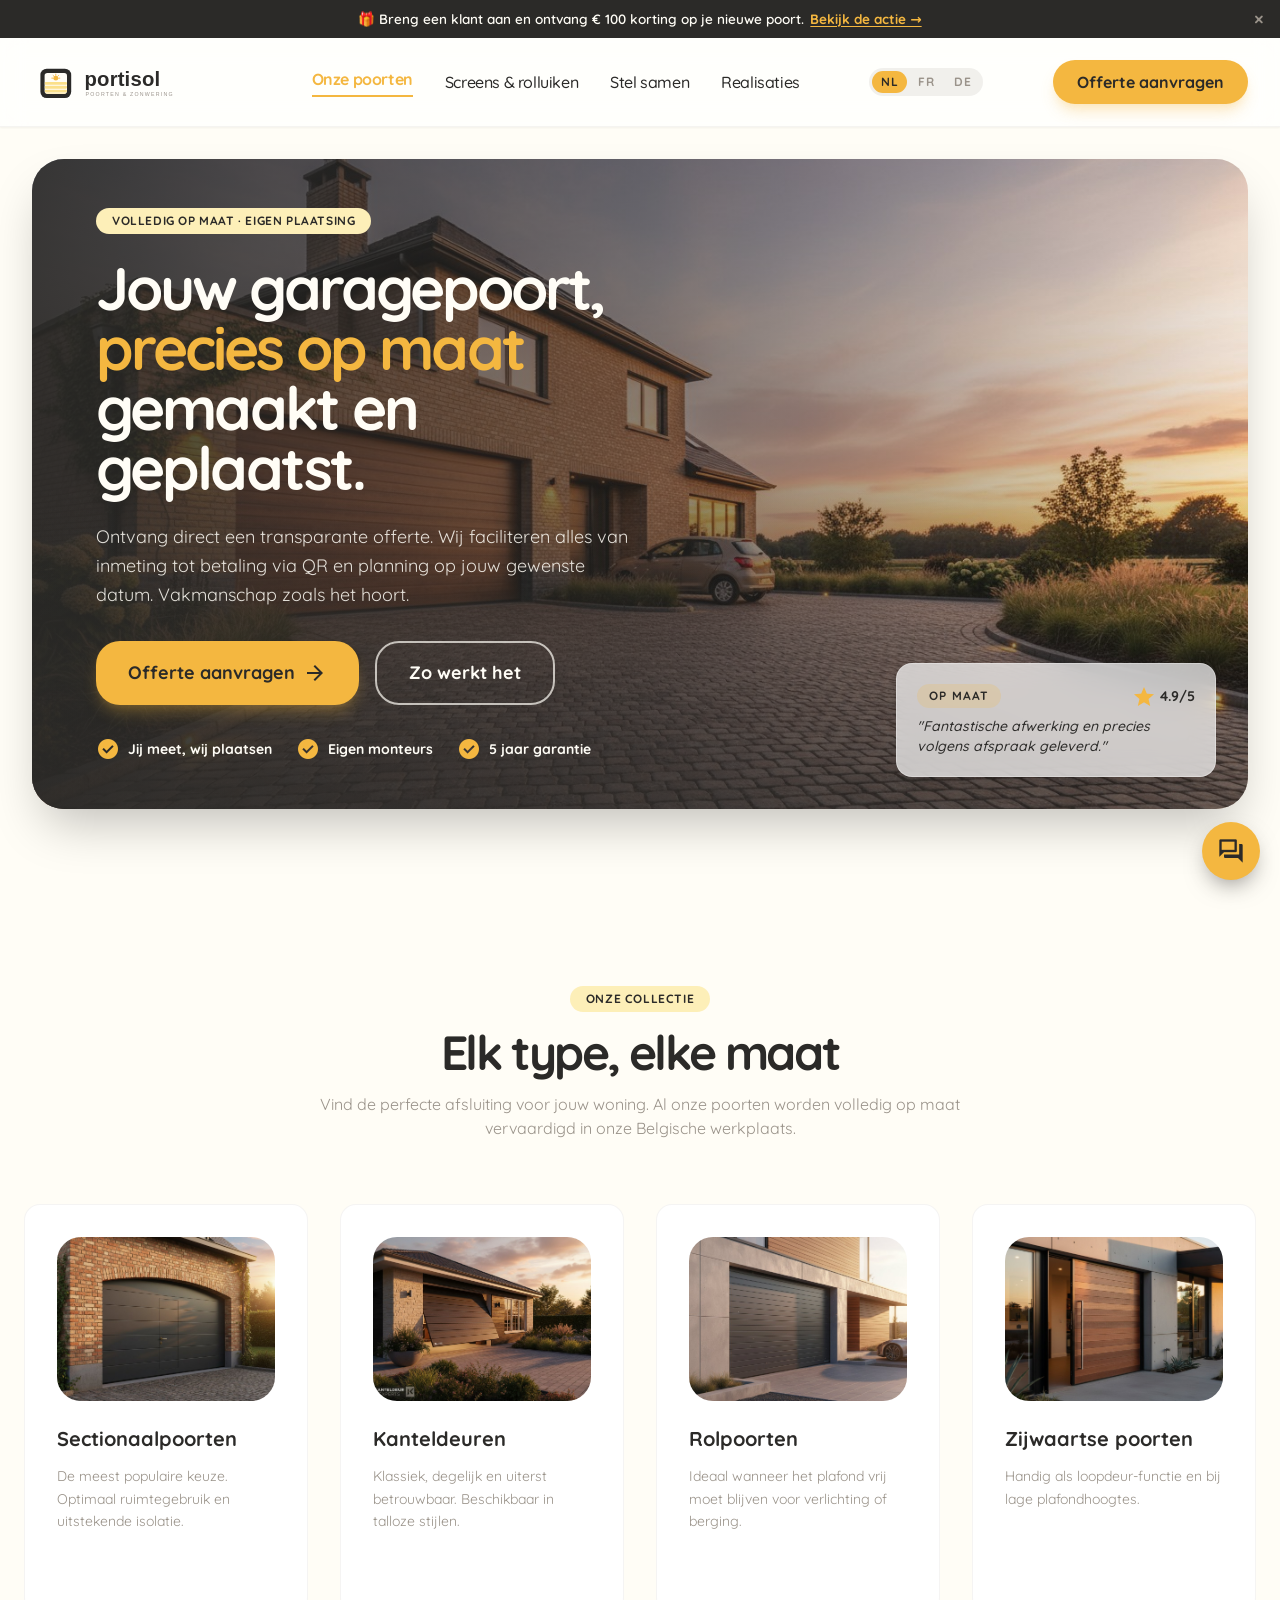
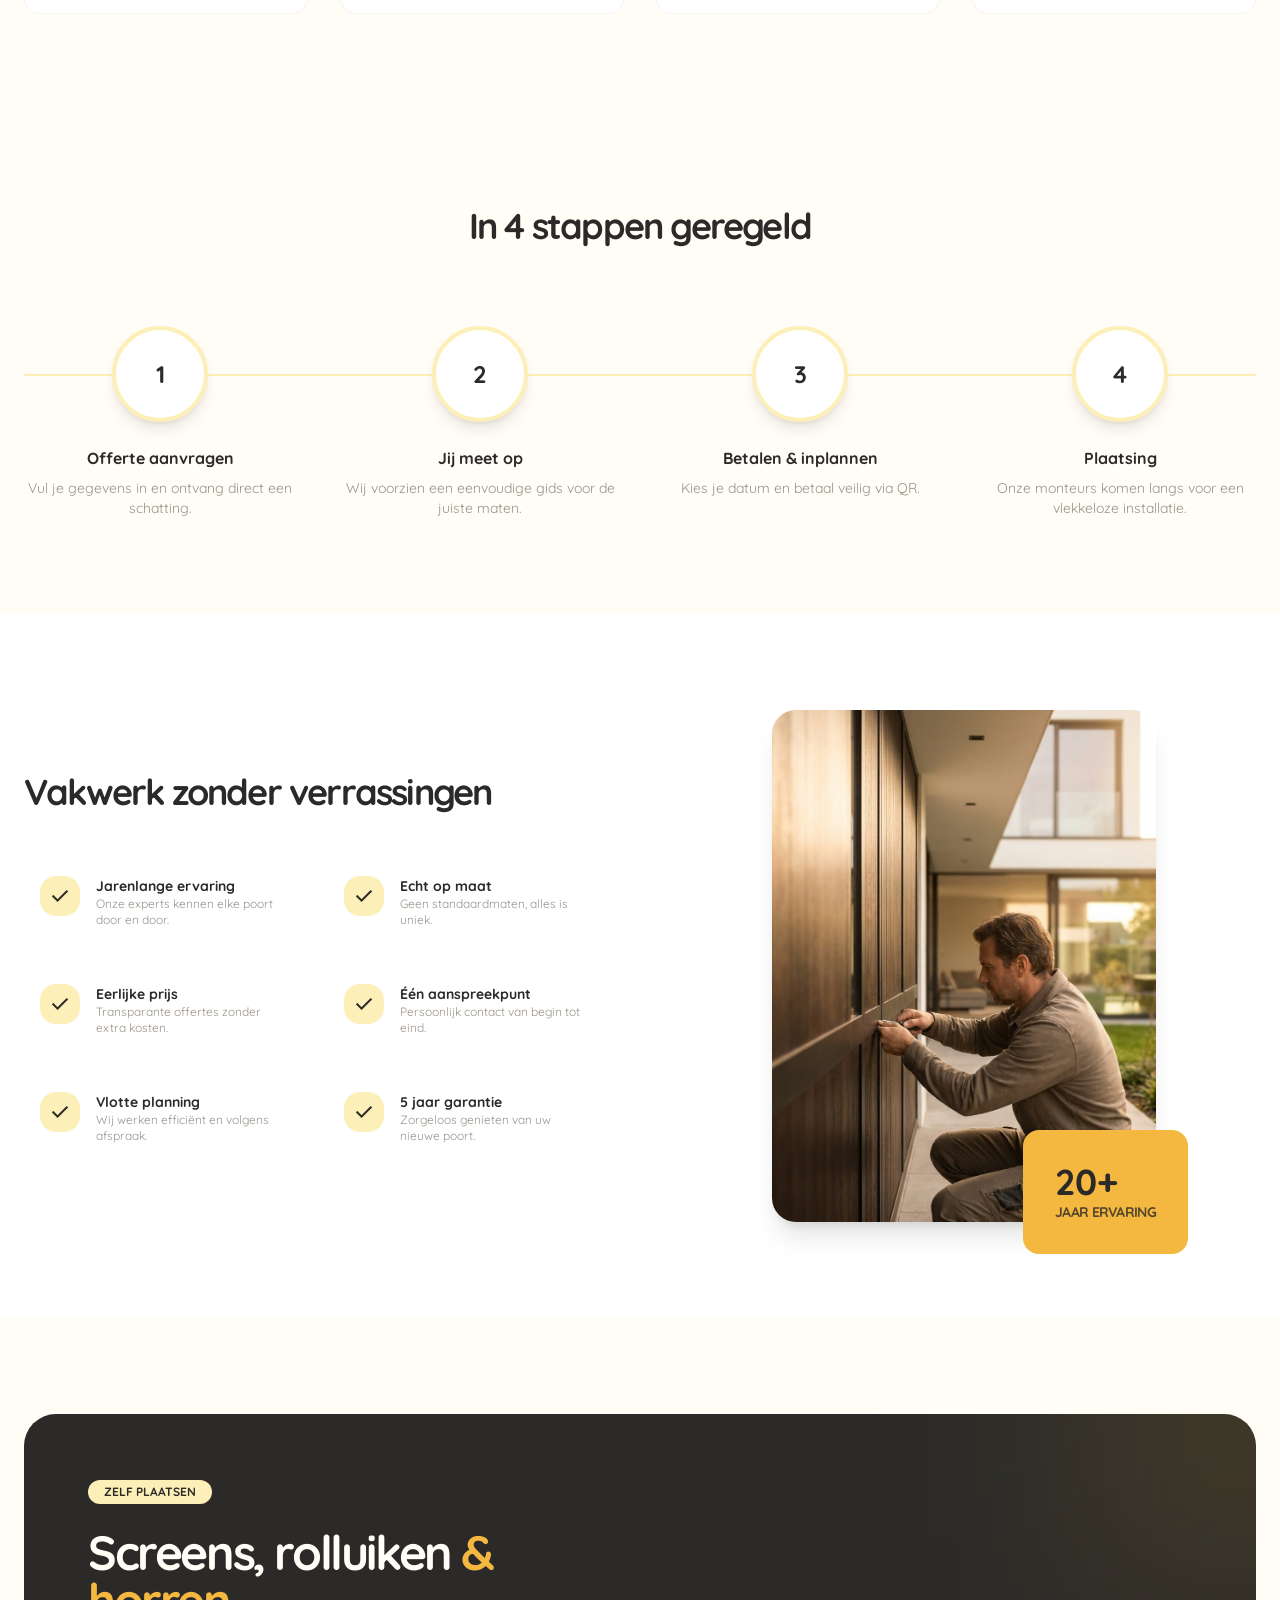
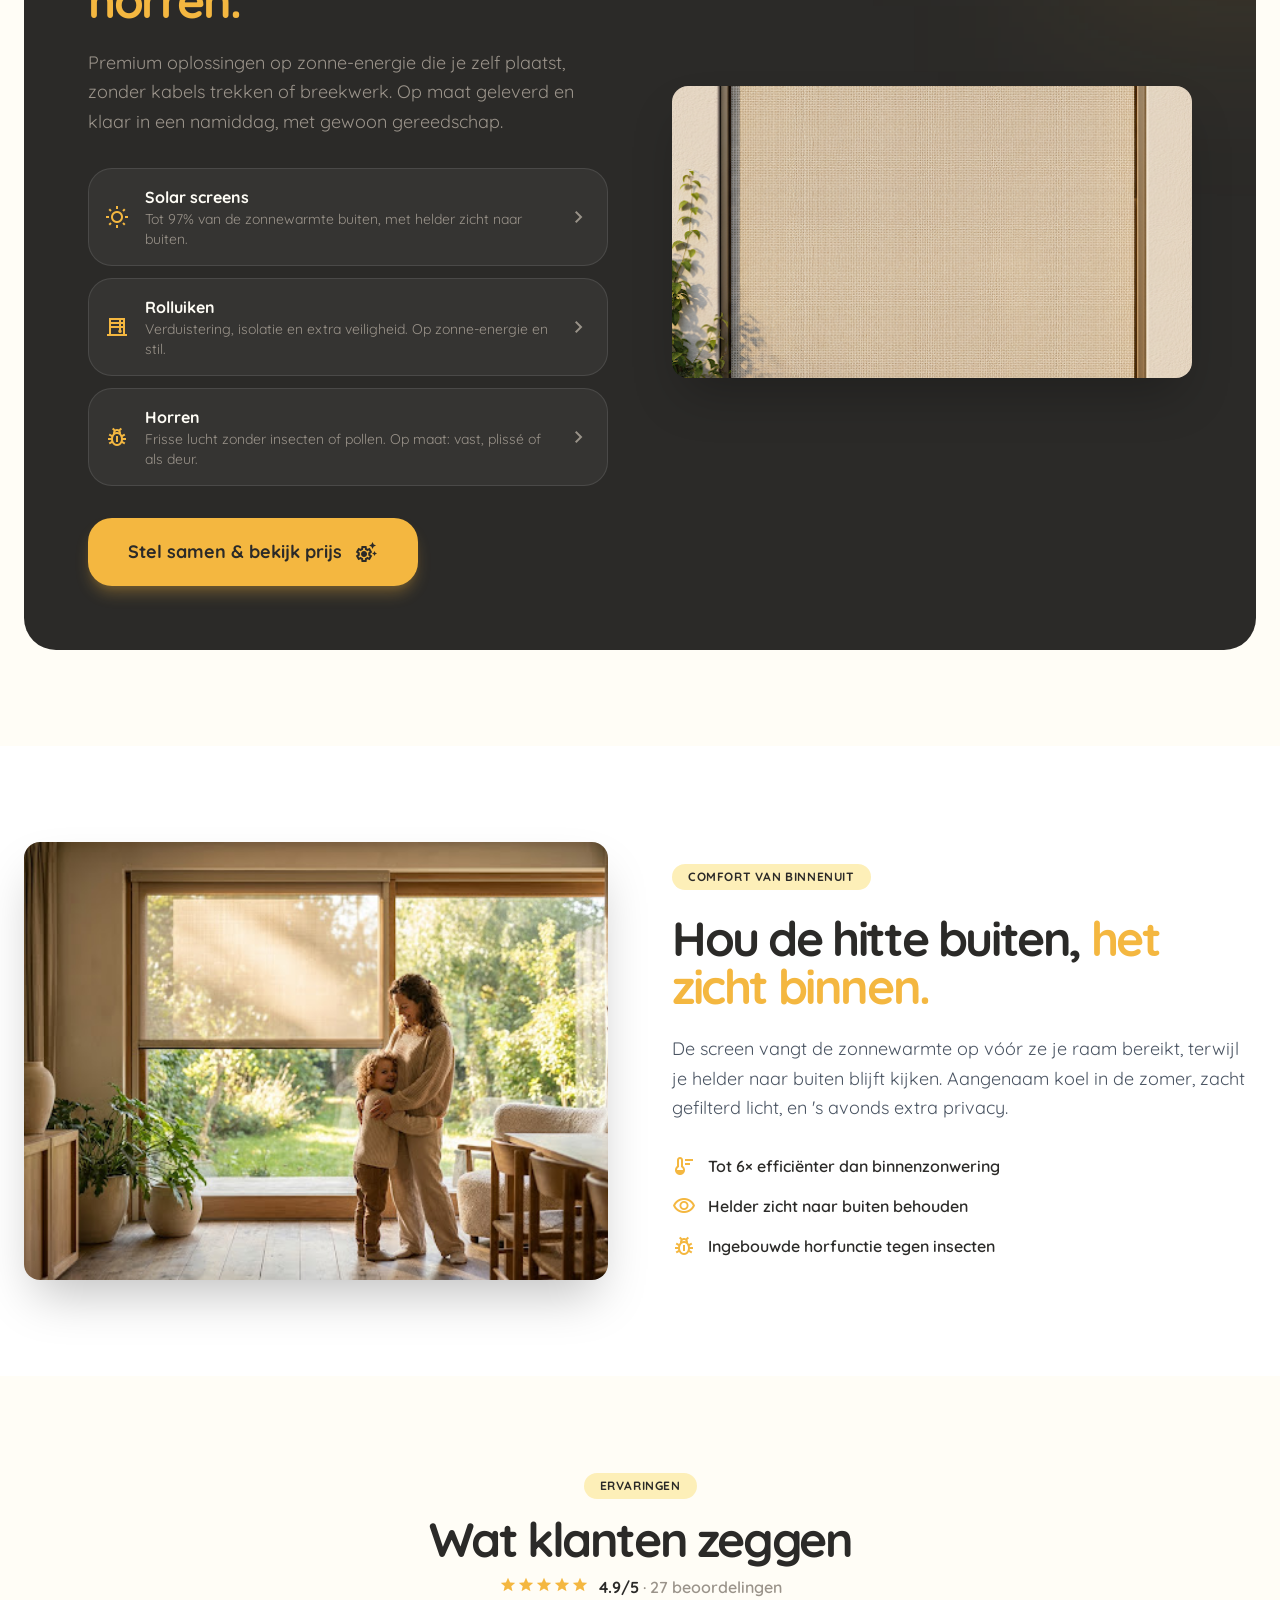
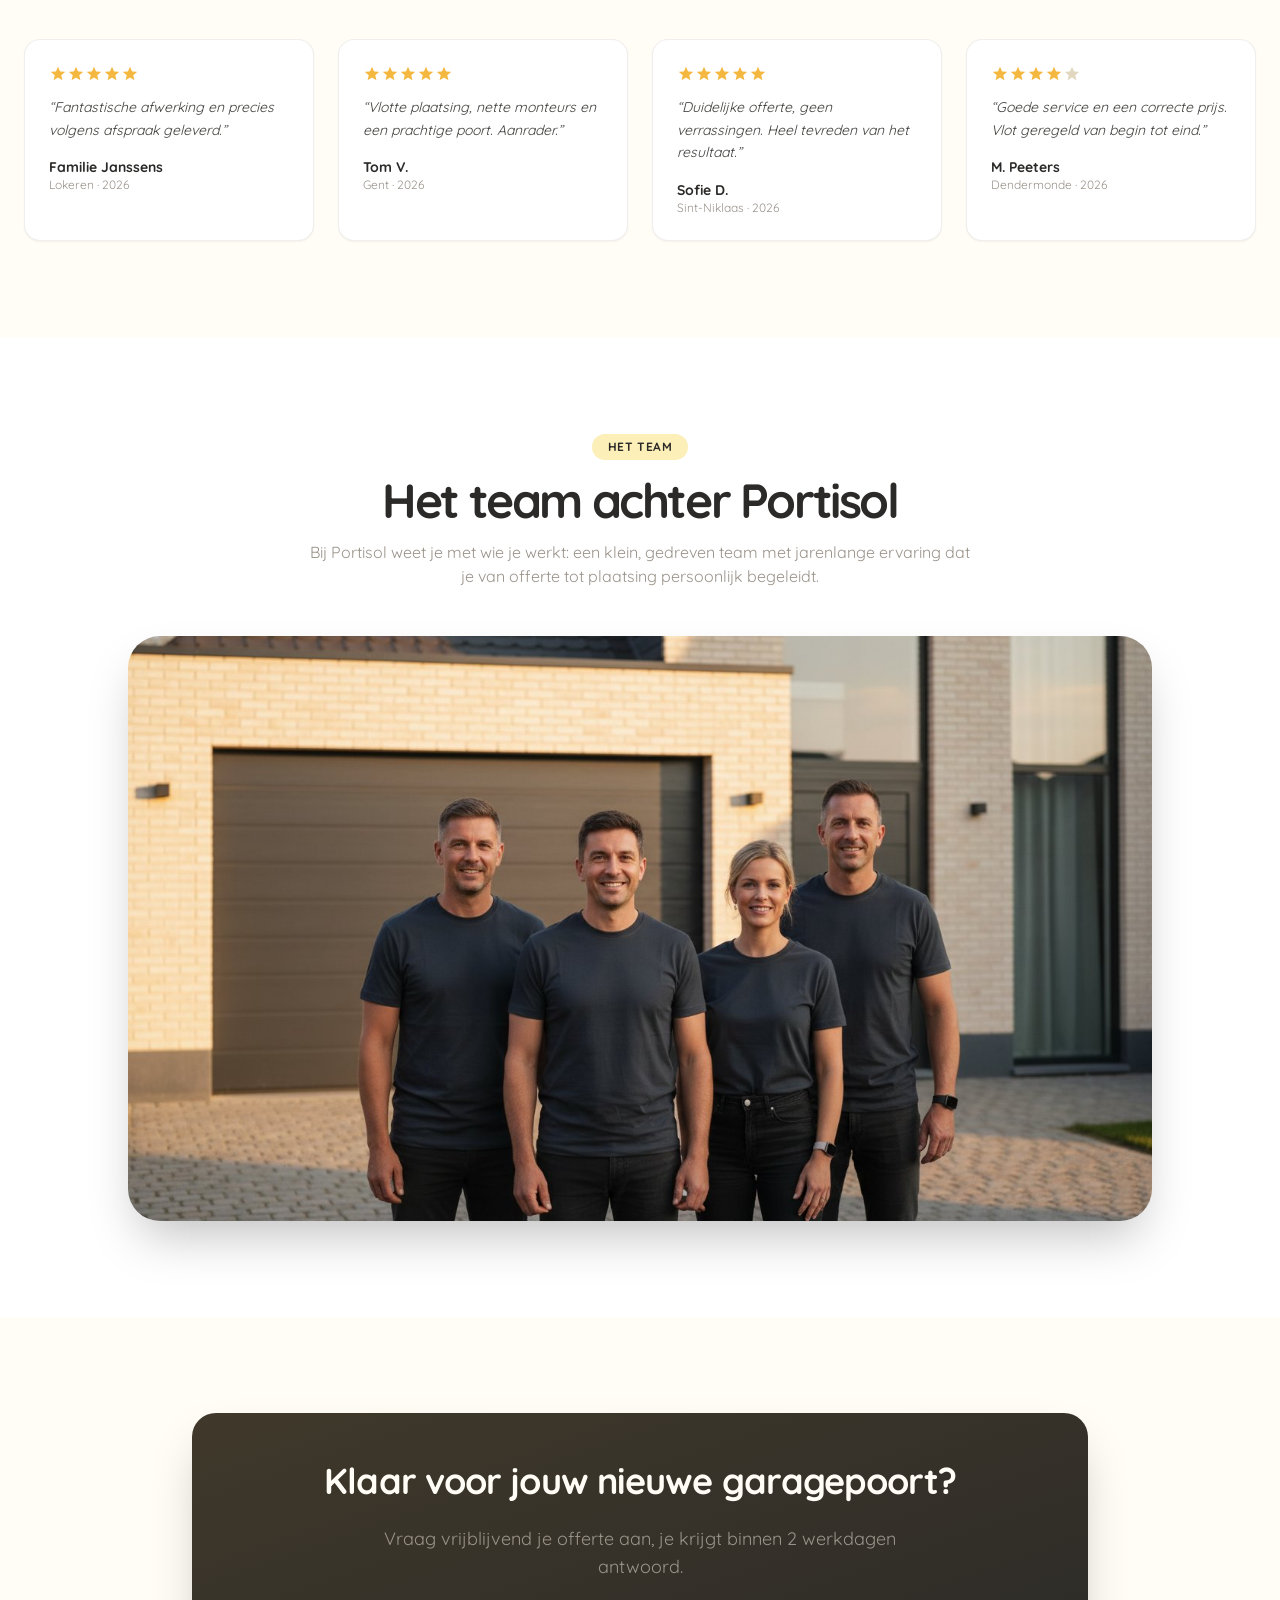
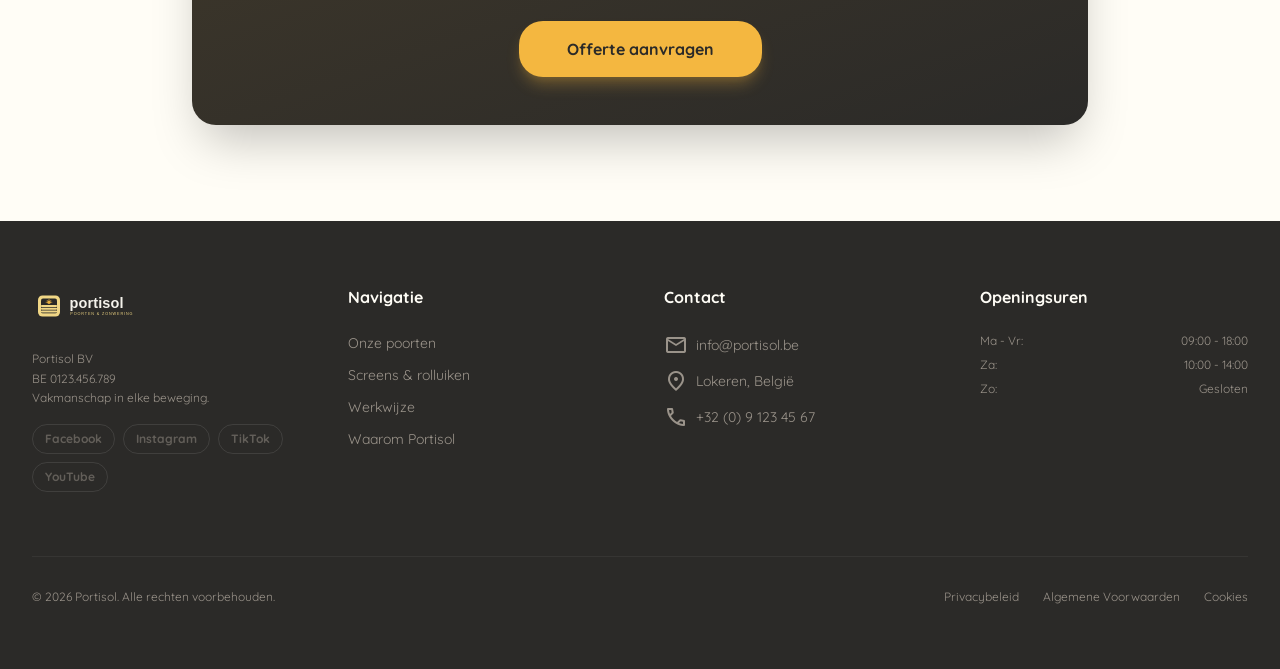
<file: index.html>
<!DOCTYPE html>

<html lang="nl"><head>
<meta charset="utf-8"/>
<meta content="width=device-width, initial-scale=1.0" name="viewport"/>
<title>Portisol | Uw Partner in Maatwerk Garagepoorten &amp; Zonwering</title>
<link rel="stylesheet" href="assets/tw-home.css">
<link href="https://fonts.googleapis.com/css2?family=Quicksand:wght@400;500;600;700&amp;display=swap" rel="stylesheet"/>
<link href="https://fonts.googleapis.com/css2?family=Material+Symbols+Outlined:wght,FILL@100..700,0..1&amp;display=swap" rel="stylesheet"/>

<style>
        body { font-family: 'Quicksand', sans-serif; background-color: #FFFDF6; color: #2B2A28; scroll-behavior: smooth; }
        .glass { background: rgba(255, 255, 255, 0.7); backdrop-filter: blur(12px); -webkit-backdrop-filter: blur(12px); }
        .material-symbols-outlined { font-variation-settings: 'FILL' 0, 'wght' 400, 'GRAD' 0, 'opsz' 24; }
        .pill-eyebrow { display: inline-block; padding: 4px 16px; background-color: #FDEFB8; color: #2B2A28; border-radius: 9999px; font-size: 0.75rem; font-weight: 700; letter-spacing: 0.05em; text-transform: uppercase; }
        .nav-link-active { color: #F4B740; font-weight: 700; border-bottom: 2px solid #F4B740; padding-bottom: 4px; }
    </style>
<style>html{scroll-behavior:smooth}section[id]{scroll-margin-top:90px}</style>
<meta name="robots" content="noindex,nofollow"/>
</head>
<body class="selection:bg-botergeel">
<!-- Section 1: Sticky Nav -->
<nav class="bg-white/70 dark:bg-antraciet/70 backdrop-blur-md sticky top-0 z-50 w-full shadow-sm border-b border-warmgrijs/10">
<div class="flex justify-between items-center px-8 py-4 max-w-7xl mx-auto">
<a class="flex items-center gap-2 group" href="index.html">
<img alt="Portisol Logo" class="h-14 w-auto" src="assets/logo/portisol-horizontaal.svg"/>
</a>
<div class="hidden md:flex gap-8 items-center font-headline text-body tracking-tight font-medium">
<a class="text-amber font-bold border-b-2 border-amber pb-1" href="#types">Onze poorten</a>
<a class="text-antraciet dark:text-creme hover:text-amber transition-colors" href="#diy">Screens &amp; rolluiken</a>
<a class="text-antraciet dark:text-creme hover:text-amber transition-colors" href="configurator.html">Stel samen</a>
<a class="text-antraciet dark:text-creme hover:text-amber transition-colors" href="realisaties.html">Realisaties</a>
</div>
<button class="bg-amber hover:bg-amber/90 text-antraciet font-bold px-6 py-2.5 rounded-full shadow-amber-glow transition-all active:scale-95" onclick="location.href='offerte.html'">
                Offerte aanvragen
            </button>
</div>
</nav>
<!-- Section 2: Hero Section (panoramisch achtergrondbeeld) -->
<section class="relative px-6 lg:px-8 pt-8 pb-20">
<div class="max-w-7xl mx-auto">
<div class="relative overflow-hidden rounded-[2rem] shadow-2xl">
<img class="absolute inset-0 w-full h-full object-cover" alt="Woning met een Portisol garagepoort op maat in warm avondlicht" src="assets/img/hero-garagepoort.jpg"/>
<!-- leesbaarheids-overlay -->
<div class="absolute inset-0 bg-gradient-to-r from-antraciet/90 via-antraciet/55 to-antraciet/5"></div>
<div class="absolute inset-0 bg-gradient-to-t from-antraciet/60 via-transparent to-transparent"></div>
<!-- Hero Content over de foto -->
<div class="relative flex items-center min-h-[520px] lg:min-h-[620px] py-12">
<div class="w-full max-w-2xl px-8 sm:px-12 lg:px-16">
<span class="pill-eyebrow mb-6">Volledig op maat · eigen plaatsing</span>
<h1 class="text-4xl sm:text-5xl lg:text-6xl font-extrabold text-creme tracking-tighter leading-[1.1] mb-6">
                        Jouw garagepoort, <span class="text-amber">precies op maat</span> gemaakt en geplaatst.
                    </h1>
<p class="text-lg text-creme/85 mb-8 max-w-xl leading-relaxed">
                        Ontvang direct een transparante offerte. Wij faciliteren alles van inmeting tot betaling via QR en planning op jouw gewenste datum. Vakmanschap zoals het hoort.
                    </p>
<div class="flex flex-col sm:flex-row gap-4 mb-8">
<button class="bg-amber text-antraciet font-bold px-8 py-4 rounded-xl shadow-amber-glow hover:-translate-y-1 transition-all text-lg flex items-center justify-center gap-2" onclick="location.href='offerte.html'">
                            Offerte aanvragen
                            <span class="material-symbols-outlined">arrow_forward</span>
</button>
<button class="border-2 border-creme/70 text-creme font-bold px-8 py-4 rounded-xl hover:bg-creme hover:text-antraciet transition-all text-lg flex items-center justify-center gap-2" onclick="location.href='#proces'">
                            Zo werkt het
                        </button>
</div>
<div class="flex flex-wrap items-center gap-x-6 gap-y-3">
<div class="flex items-center gap-2"><span class="material-symbols-outlined text-amber" style="font-variation-settings: 'FILL' 1;">check_circle</span><span class="text-sm font-bold text-creme">Jij meet, wij plaatsen</span></div>
<div class="flex items-center gap-2"><span class="material-symbols-outlined text-amber" style="font-variation-settings: 'FILL' 1;">check_circle</span><span class="text-sm font-bold text-creme">Eigen monteurs</span></div>
<div class="flex items-center gap-2"><span class="material-symbols-outlined text-amber" style="font-variation-settings: 'FILL' 1;">check_circle</span><span class="text-sm font-bold text-creme">5 jaar garantie</span></div>
</div>
</div>
</div>
<!-- Zwevende beoordelingskaart -->
<div class="hidden lg:block absolute bottom-8 right-8 glass max-w-xs p-5 rounded-2xl border border-white/30 shadow-xl">
<div class="flex justify-between items-center mb-2">
<span class="bg-amber/20 text-antraciet text-xs font-black uppercase tracking-widest px-3 py-1 rounded-full">Op Maat</span>
<div class="flex items-center gap-1 text-amber">
<span class="material-symbols-outlined text-sm" style="font-variation-settings: 'FILL' 1;">star</span>
<span class="text-sm font-bold text-antraciet">4.9/5</span>
</div>
</div>
<p class="text-sm font-medium text-antraciet italic">"Fantastische afwerking en precies volgens afspraak geleverd."</p>
</div>
</div>
</div>
</section>
<!-- Section 3: Door Types -->
<section id="types" class="py-24 bg-creme px-6">
<div class="max-w-7xl mx-auto text-center mb-16">
<span class="pill-eyebrow mb-4">Onze Collectie</span>
<h2 class="text-4xl lg:text-5xl font-extrabold text-antraciet tracking-tighter mb-4">Elk type, elke maat</h2>
<p class="text-warmgrijs max-w-2xl mx-auto">Vind de perfecte afsluiting voor jouw woning. Al onze poorten worden volledig op maat vervaardigd in onze Belgische werkplaats.</p>
</div>
<div class="grid grid-cols-1 md:grid-cols-2 lg:grid-cols-4 gap-8 max-w-7xl mx-auto">
<!-- Card 1 -->
<div class="group bg-white p-8 rounded-2xl border border-warmgrijs/10 hover:shadow-xl hover:-translate-y-2 transition-all cursor-pointer">
<div class="overflow-hidden rounded-xl mb-6">
<img src="assets/img/type-sectionaal.jpg" alt="Sectionaalpoort op een woning in warm avondlicht" class="w-full aspect-[4/3] object-cover transition-transform duration-500 group-hover:scale-105"/>
</div>
<h3 class="text-xl font-bold mb-3">Sectionaalpoorten</h3>
<p class="text-warmgrijs text-sm mb-6 leading-relaxed">De meest populaire keuze. Optimaal ruimtegebruik en uitstekende isolatie.</p>
<a class="text-amber font-bold text-sm flex items-center gap-1 opacity-0 group-hover:opacity-100 transition-opacity" href="poort-sectionaal.html">
                    Meer info <span class="material-symbols-outlined text-sm">chevron_right</span>
</a>
</div>
<!-- Card 2 -->
<div class="group bg-white p-8 rounded-2xl border border-warmgrijs/10 hover:shadow-xl hover:-translate-y-2 transition-all cursor-pointer">
<div class="overflow-hidden rounded-xl mb-6">
<img src="assets/img/type-kantel.jpg" alt="Kanteldeur op een woning in warm avondlicht" class="w-full aspect-[4/3] object-cover transition-transform duration-500 group-hover:scale-105"/>
</div>
<h3 class="text-xl font-bold mb-3">Kanteldeuren</h3>
<p class="text-warmgrijs text-sm mb-6 leading-relaxed">Klassiek, degelijk en uiterst betrouwbaar. Beschikbaar in talloze stijlen.</p>
<a class="text-amber font-bold text-sm flex items-center gap-1 opacity-0 group-hover:opacity-100 transition-opacity" href="poort-kantel.html">
                    Meer info <span class="material-symbols-outlined text-sm">chevron_right</span>
</a>
</div>
<!-- Card 3 -->
<div class="group bg-white p-8 rounded-2xl border border-warmgrijs/10 hover:shadow-xl hover:-translate-y-2 transition-all cursor-pointer">
<div class="overflow-hidden rounded-xl mb-6">
<img src="assets/img/type-rol.jpg" alt="Rolpoort op een woning in warm avondlicht" class="w-full aspect-[4/3] object-cover transition-transform duration-500 group-hover:scale-105"/>
</div>
<h3 class="text-xl font-bold mb-3">Rolpoorten</h3>
<p class="text-warmgrijs text-sm mb-6 leading-relaxed">Ideaal wanneer het plafond vrij moet blijven voor verlichting of berging.</p>
<a class="text-amber font-bold text-sm flex items-center gap-1 opacity-0 group-hover:opacity-100 transition-opacity" href="poort-rol.html">
                    Meer info <span class="material-symbols-outlined text-sm">chevron_right</span>
</a>
</div>
<!-- Card 4 -->
<div class="group bg-white p-8 rounded-2xl border border-warmgrijs/10 hover:shadow-xl hover:-translate-y-2 transition-all cursor-pointer">
<div class="overflow-hidden rounded-xl mb-6">
<img src="assets/img/type-zij.jpg" alt="Zijwaartse poort op een woning in warm avondlicht" class="w-full aspect-[4/3] object-cover transition-transform duration-500 group-hover:scale-105"/>
</div>
<h3 class="text-xl font-bold mb-3">Zijwaartse poorten</h3>
<p class="text-warmgrijs text-sm mb-6 leading-relaxed">Handig als loopdeur-functie en bij lage plafondhoogtes.</p>
<a class="text-amber font-bold text-sm flex items-center gap-1 opacity-0 group-hover:opacity-100 transition-opacity" href="poort-zij.html">
                    Meer info <span class="material-symbols-outlined text-sm">chevron_right</span>
</a>
</div>
</div>
</section>
<!-- Section 4: Process -->
<section id="proces" class="py-24 px-6 relative overflow-hidden">
<div class="max-w-7xl mx-auto relative">
<h2 class="text-4xl font-extrabold text-antraciet tracking-tighter text-center mb-20">In 4 stappen geregeld</h2>
<div class="relative">
<!-- Line background -->
<div class="hidden lg:block absolute top-12 left-0 w-full h-0.5 bg-botergeel -z-10"></div>
<div class="grid grid-cols-1 md:grid-cols-2 lg:grid-cols-4 gap-12">
<div class="text-center group">
<div class="w-24 h-24 rounded-full bg-white border-4 border-botergeel flex items-center justify-center mx-auto mb-6 text-2xl font-black text-antraciet group-hover:bg-amber group-hover:border-amber transition-all shadow-lg">1</div>
<h4 class="font-bold mb-2">Offerte aanvragen</h4>
<p class="text-sm text-warmgrijs">Vul je gegevens in en ontvang direct een schatting.</p>
</div>
<div class="text-center group">
<div class="w-24 h-24 rounded-full bg-white border-4 border-botergeel flex items-center justify-center mx-auto mb-6 text-2xl font-black text-antraciet group-hover:bg-amber group-hover:border-amber transition-all shadow-lg">2</div>
<h4 class="font-bold mb-2">Jij meet op</h4>
<p class="text-sm text-warmgrijs">Wij voorzien een eenvoudige gids voor de juiste maten.</p>
</div>
<div class="text-center group">
<div class="w-24 h-24 rounded-full bg-white border-4 border-botergeel flex items-center justify-center mx-auto mb-6 text-2xl font-black text-antraciet group-hover:bg-amber group-hover:border-amber transition-all shadow-lg">3</div>
<h4 class="font-bold mb-2">Betalen &amp; inplannen</h4>
<p class="text-sm text-warmgrijs">Kies je datum en betaal veilig via QR.</p>
</div>
<div class="text-center group">
<div class="w-24 h-24 rounded-full bg-white border-4 border-botergeel flex items-center justify-center mx-auto mb-6 text-2xl font-black text-antraciet group-hover:bg-amber group-hover:border-amber transition-all shadow-lg">4</div>
<h4 class="font-bold mb-2">Plaatsing</h4>
<p class="text-sm text-warmgrijs">Onze monteurs komen langs voor een vlekkeloze installatie.</p>
</div>
</div>
</div>
</div>
</section>
<!-- Section 5: Why-us -->
<section id="waarom" class="py-24 bg-white px-6">
<div class="max-w-7xl mx-auto grid lg:grid-cols-2 gap-16 items-center">
<div>
<h2 class="text-4xl font-extrabold text-antraciet tracking-tighter mb-12">Vakwerk zonder verrassingen</h2>
<div class="grid grid-cols-1 sm:grid-cols-2 gap-6">
<div class="flex items-start gap-4 p-4 rounded-xl hover:bg-creme transition-colors">
<div class="w-10 h-10 bg-botergeel rounded-lg flex-shrink-0 flex items-center justify-center">
<span class="material-symbols-outlined text-antraciet text-xl" style="font-variation-settings: 'FILL' 1;">check</span>
</div>
<div>
<h5 class="font-bold text-sm">Jarenlange ervaring</h5>
<p class="text-xs text-warmgrijs">Onze experts kennen elke poort door en door.</p>
</div>
</div>
<div class="flex items-start gap-4 p-4 rounded-xl hover:bg-creme transition-colors">
<div class="w-10 h-10 bg-botergeel rounded-lg flex-shrink-0 flex items-center justify-center">
<span class="material-symbols-outlined text-antraciet text-xl" style="font-variation-settings: 'FILL' 1;">check</span>
</div>
<div>
<h5 class="font-bold text-sm">Echt op maat</h5>
<p class="text-xs text-warmgrijs">Geen standaardmaten, alles is uniek.</p>
</div>
</div>
<div class="flex items-start gap-4 p-4 rounded-xl hover:bg-creme transition-colors">
<div class="w-10 h-10 bg-botergeel rounded-lg flex-shrink-0 flex items-center justify-center">
<span class="material-symbols-outlined text-antraciet text-xl" style="font-variation-settings: 'FILL' 1;">check</span>
</div>
<div>
<h5 class="font-bold text-sm">Eerlijke prijs</h5>
<p class="text-xs text-warmgrijs">Transparante offertes zonder extra kosten.</p>
</div>
</div>
<div class="flex items-start gap-4 p-4 rounded-xl hover:bg-creme transition-colors">
<div class="w-10 h-10 bg-botergeel rounded-lg flex-shrink-0 flex items-center justify-center">
<span class="material-symbols-outlined text-antraciet text-xl" style="font-variation-settings: 'FILL' 1;">check</span>
</div>
<div>
<h5 class="font-bold text-sm">Één aanspreekpunt</h5>
<p class="text-xs text-warmgrijs">Persoonlijk contact van begin tot eind.</p>
</div>
</div>
<div class="flex items-start gap-4 p-4 rounded-xl hover:bg-creme transition-colors">
<div class="w-10 h-10 bg-botergeel rounded-lg flex-shrink-0 flex items-center justify-center">
<span class="material-symbols-outlined text-antraciet text-xl" style="font-variation-settings: 'FILL' 1;">check</span>
</div>
<div>
<h5 class="font-bold text-sm">Vlotte planning</h5>
<p class="text-xs text-warmgrijs">Wij werken efficiënt en volgens afspraak.</p>
</div>
</div>
<div class="flex items-start gap-4 p-4 rounded-xl hover:bg-creme transition-colors">
<div class="w-10 h-10 bg-botergeel rounded-lg flex-shrink-0 flex items-center justify-center">
<span class="material-symbols-outlined text-antraciet text-xl" style="font-variation-settings: 'FILL' 1;">check</span>
</div>
<div>
<h5 class="font-bold text-sm">5 jaar garantie</h5>
<p class="text-xs text-warmgrijs">Zorgeloos genieten van uw nieuwe poort.</p>
</div>
</div>
</div>
</div>
<div class="relative max-w-sm mx-auto lg:ml-auto">
<img class="rounded-3xl shadow-xl w-full aspect-[3/4] object-cover" alt="Portisol-vakman werkt een garagepoort nauwkeurig af in warm avondlicht" src="assets/img/usp-vakwerk.jpg"/>
<div class="absolute -bottom-8 -right-8 bg-amber p-8 rounded-2xl hidden md:block">
<p class="text-4xl font-black text-antraciet">20+</p>
<p class="text-sm font-bold opacity-80 uppercase tracking-tighter">Jaar Ervaring</p>
</div>
</div>
</div>
</section>
<!-- Section 6: DIY Screens -->
<section id="diy" class="py-24 px-6">
<div class="max-w-7xl mx-auto bg-antraciet rounded-[2rem] p-8 lg:p-16 overflow-hidden relative group">
<!-- Background Decoration -->
<div class="absolute top-0 right-0 w-96 h-96 bg-amber/10 blur-[100px] -mr-48 -mt-48 transition-all group-hover:bg-amber/20"></div>
<div class="grid lg:grid-cols-2 gap-16 items-center relative z-10">
<div class="order-2 lg:order-1">
<span class="bg-botergeel text-antraciet text-xs font-black px-4 py-1 rounded-full uppercase mb-6 inline-block">Zelf plaatsen</span>
<h2 class="text-4xl lg:text-5xl font-extrabold text-creme tracking-tighter mb-6 leading-tight">Screens, rolluiken <span class="text-amber">&amp; horren.</span></h2>
<p class="text-warmgrijs text-lg mb-8 leading-relaxed">
                        Premium oplossingen op zonne-energie die je zelf plaatst, zonder kabels trekken of breekwerk. Op maat geleverd en klaar in een namiddag, met gewoon gereedschap.
                    </p>
<div class="space-y-3 mb-8">
<a href="configurator.html#cat=screen" class="flex items-center gap-4 p-4 rounded-xl bg-white/5 border border-white/10 hover:bg-white/10 transition-colors group/item">
<span class="material-symbols-outlined text-amber text-2xl">wb_sunny</span>
<div class="flex-1"><h3 class="font-bold text-creme text-base">Solar screens</h3><p class="text-sm text-warmgrijs">Tot 97% van de zonnewarmte buiten, met helder zicht naar buiten.</p></div>
<span class="material-symbols-outlined text-warmgrijs group-hover/item:text-amber transition-colors">chevron_right</span>
</a>
<a href="configurator.html#cat=rolluik" class="flex items-center gap-4 p-4 rounded-xl bg-white/5 border border-white/10 hover:bg-white/10 transition-colors group/item">
<span class="material-symbols-outlined text-amber text-2xl">blinds</span>
<div class="flex-1"><h3 class="font-bold text-creme text-base">Rolluiken</h3><p class="text-sm text-warmgrijs">Verduistering, isolatie en extra veiligheid. Op zonne-energie en stil.</p></div>
<span class="material-symbols-outlined text-warmgrijs group-hover/item:text-amber transition-colors">chevron_right</span>
</a>
<a href="configurator.html#cat=hor" class="flex items-center gap-4 p-4 rounded-xl bg-white/5 border border-white/10 hover:bg-white/10 transition-colors group/item">
<span class="material-symbols-outlined text-amber text-2xl">pest_control</span>
<div class="flex-1"><h3 class="font-bold text-creme text-base">Horren</h3><p class="text-sm text-warmgrijs">Frisse lucht zonder insecten of pollen. Op maat: vast, plissé of als deur.</p></div>
<span class="material-symbols-outlined text-warmgrijs group-hover/item:text-amber transition-colors">chevron_right</span>
</a>
</div>
<button class="bg-amber text-antraciet font-bold px-10 py-5 rounded-xl shadow-amber-glow hover:scale-105 transition-all text-lg flex items-center justify-center gap-3" onclick="location.href='configurator.html'">
                        Stel samen &amp; bekijk prijs
                        <span class="material-symbols-outlined">settings_suggest</span>
</button>
</div>
<div class="order-1 lg:order-2">
<img class="rounded-2xl shadow-2xl w-full aspect-video object-cover" data-alt="A sleek, modern architectural exterior with large glass windows featuring Portisol's premium solar-powered roller screens. The screens are a deep charcoal color, perfectly integrated into the white facade. The scene is bright with natural sunlight, demonstrating the cooling effect and modern aesthetic of the DIY sunshades. The style is clean, high-end, and functional." src="assets/img/screen-zonne.png"/>
</div>
</div>
</div>
</section>
<!-- Section 6b: Comfort van binnenuit -->
<section class="py-24 px-6 bg-white">
<div class="max-w-7xl mx-auto grid lg:grid-cols-2 gap-16 items-center">
<div class="order-2 lg:order-1">
<img class="rounded-2xl shadow-2xl w-full aspect-[4/3] object-cover" alt="Comfort van binnenuit: zicht naar buiten door een neergelaten zip-screen" src="assets/img/screen-lifestyle.png"/>
</div>
<div class="order-1 lg:order-2">
<span class="pill-eyebrow mb-6">Comfort van binnenuit</span>
<h2 class="text-4xl lg:text-5xl font-extrabold text-antraciet tracking-tighter mb-6 leading-tight">Hou de hitte buiten, <span class="text-amber">het zicht binnen.</span></h2>
<p class="text-gray-600 text-lg mb-8 leading-relaxed">De screen vangt de zonnewarmte op vóór ze je raam bereikt, terwijl je helder naar buiten blijft kijken. Aangenaam koel in de zomer, zacht gefilterd licht, en 's avonds extra privacy.</p>
<ul class="space-y-4">
<li class="flex items-center gap-3 text-antraciet font-semibold"><span class="material-symbols-outlined text-amber">thermostat</span>Tot 6× efficiënter dan binnenzonwering</li>
<li class="flex items-center gap-3 text-antraciet font-semibold"><span class="material-symbols-outlined text-amber">visibility</span>Helder zicht naar buiten behouden</li>
<li class="flex items-center gap-3 text-antraciet font-semibold"><span class="material-symbols-outlined text-amber">pest_control</span>Ingebouwde horfunctie tegen insecten</li>
</ul>
</div>
</div>
</section>
<!-- Section: Reviews (data-gestuurd uit site-content.js) -->
<section class="py-24 px-6 bg-creme">
<div class="max-w-7xl mx-auto" id="pt-reviews"></div>
</section>
<!-- Section: Team -->
<section class="py-24 px-6 bg-white">
<div class="max-w-7xl mx-auto">
<div class="text-center mb-12">
<span class="pill-eyebrow mb-4">Het team</span>
<h2 class="text-4xl lg:text-5xl font-extrabold text-antraciet tracking-tighter mb-4">Het team achter Portisol</h2>
<p class="text-warmgrijs max-w-2xl mx-auto">Bij Portisol weet je met wie je werkt: een klein, gedreven team met jarenlange ervaring dat je van offerte tot plaatsing persoonlijk begeleidt.</p>
</div>
<div class="overflow-hidden rounded-[2rem] shadow-2xl max-w-5xl mx-auto">
<img src="assets/img/team.jpg" alt="Het team achter Portisol" class="w-full object-cover"/>
</div>
</div>
</section>
<!-- Section 7: Dark CTA -->
<section class="py-24 px-6 bg-creme">
<div class="max-w-4xl mx-auto bg-antraciet rounded-3xl p-12 text-center relative overflow-hidden shadow-2xl">
<div class="absolute inset-0 bg-gradient-to-br from-amber/10 to-transparent pointer-events-none"></div>
<h2 class="text-3xl lg:text-4xl font-extrabold text-creme tracking-tight mb-6 relative z-10">Klaar voor jouw nieuwe garagepoort?</h2>
<p class="text-warmgrijs text-lg mb-10 max-w-xl mx-auto relative z-10">Vraag vrijblijvend je offerte aan, je krijgt binnen 2 werkdagen antwoord.</p>
<button class="bg-amber text-antraciet font-bold px-12 py-4 rounded-xl shadow-amber-glow hover:scale-105 transition-all relative z-10" onclick="location.href='offerte.html'">
                Offerte aanvragen
            </button>
</div>
</section>
<!-- Section 8: Footer -->
<footer class="bg-antraciet text-warmgrijs py-16 px-8">
<div class="grid grid-cols-1 md:grid-cols-4 gap-12 max-w-7xl mx-auto">
<!-- Brand Column -->
<div>
<img alt="Portisol Logo" class="h-10 w-auto mb-6 opacity-95" src="assets/logo/portisol-horizontaal-dark.svg"/>
<p class="text-xs leading-relaxed mb-4">
                    Portisol BV<br/>
                    BE 0123.456.789<br/>
                    Vakmanschap in elke beweging.
                </p>
<div class="pt-socials flex flex-wrap gap-2"></div>
</div>
<!-- Nav Column -->
<div>
<h5 class="text-creme font-bold mb-6">Navigatie</h5>
<ul class="space-y-3 text-sm">
<li><a class="hover:text-creme transition-colors" href="index.html#types">Onze poorten</a></li>
<li><a class="hover:text-creme transition-colors" href="index.html#diy">Screens &amp; rolluiken</a></li>
<li><a class="hover:text-creme transition-colors" href="index.html#proces">Werkwijze</a></li>
<li><a class="hover:text-creme transition-colors" href="index.html#waarom">Waarom Portisol</a></li>
</ul>
</div>
<!-- Contact Column -->
<div>
<h5 class="text-creme font-bold mb-6">Contact</h5>
<ul class="space-y-3 text-sm">
<li class="flex items-center gap-2"><span class="material-symbols-outlined text-sm">mail</span> info@portisol.be</li>
<li class="flex items-center gap-2"><span class="material-symbols-outlined text-sm">location_on</span> Lokeren, België</li>
<li class="flex items-center gap-2"><span class="material-symbols-outlined text-sm">call</span> +32 (0) 9 123 45 67</li>
</ul>
</div>
<!-- Hours Column -->
<div>
<h5 class="text-creme font-bold mb-6">Openingsuren</h5>
<ul class="space-y-2 text-xs">
<li class="flex justify-between"><span>Ma - Vr:</span> <span>09:00 - 18:00</span></li>
<li class="flex justify-between"><span>Za:</span> <span>10:00 - 14:00</span></li>
<li class="flex justify-between"><span>Zo:</span> <span>Gesloten</span></li>
</ul>
</div>
</div>
<div class="max-w-7xl mx-auto mt-16 pt-8 border-t border-white/5 flex flex-col md:flex-row justify-between items-center gap-4 text-xs">
<p>© 2026 Portisol. Alle rechten voorbehouden.</p>
<div class="flex gap-6">
<a class="hover:text-creme transition-colors" href="#">Privacybeleid</a>
<a class="hover:text-creme transition-colors" href="#">Algemene Voorwaarden</a>
<a class="hover:text-creme transition-colors" href="#">Cookies</a>
</div>
</div>
</footer>
<script>
        // Micro-interactions and subtle effects
        document.querySelectorAll('button').forEach(btn => {
            btn.addEventListener('mousedown', () => btn.classList.add('scale-95'));
            btn.addEventListener('mouseup', () => btn.classList.remove('scale-95'));
            btn.addEventListener('mouseleave', () => btn.classList.remove('scale-95'));
        });

        // Simple Fade-in Observer
        const observerOptions = {
            threshold: 0.1
        };

        const observer = new IntersectionObserver((entries) => {
            entries.forEach(entry => {
                if (entry.isIntersecting) {
                    entry.target.classList.add('opacity-100', 'translate-y-0');
                    entry.target.classList.remove('opacity-0', 'translate-y-8');
                }
            });
        }, observerOptions);

        document.querySelectorAll('section > div').forEach(el => {
            el.classList.add('transition-all', 'duration-700', 'opacity-0', 'translate-y-8');
            observer.observe(el);
        });
    </script>
<script defer src="assets/i18n.js"></script>
<script defer src="assets/site-content.js"></script>
</body></html>
</file>
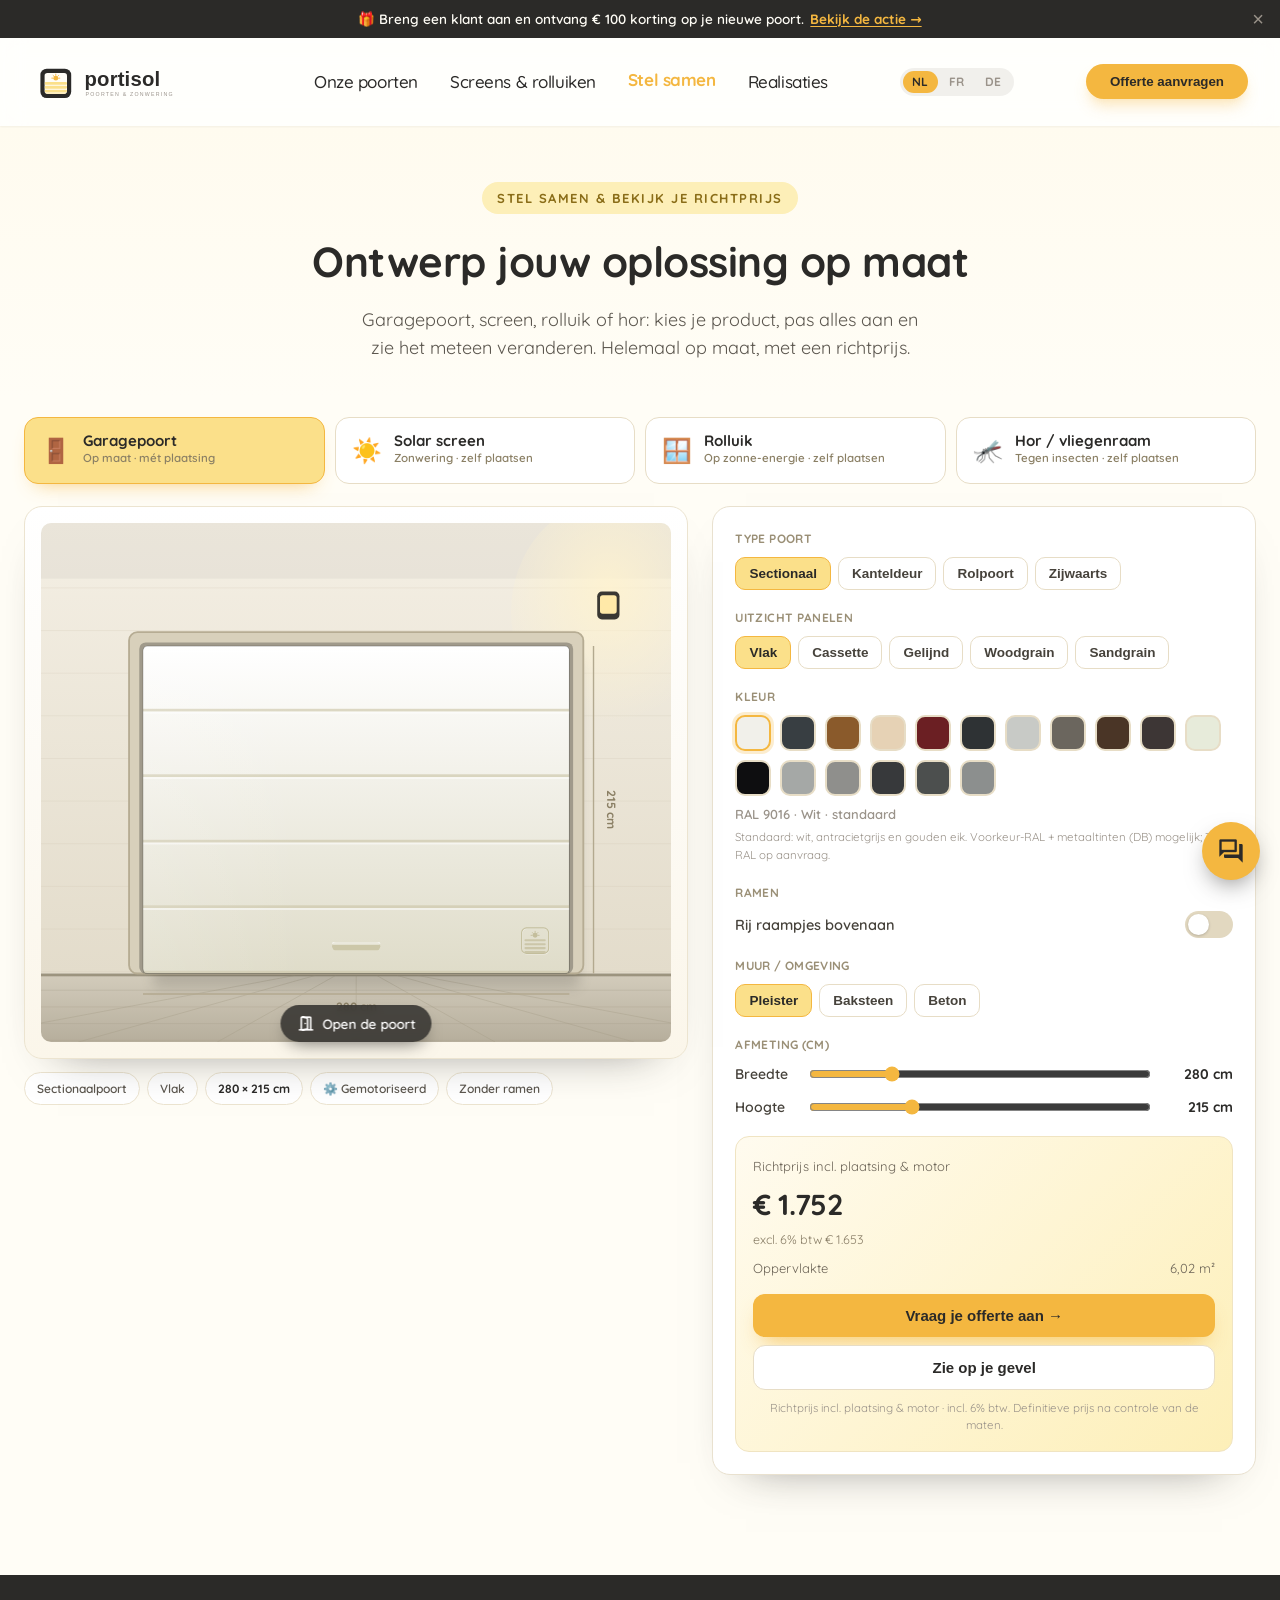
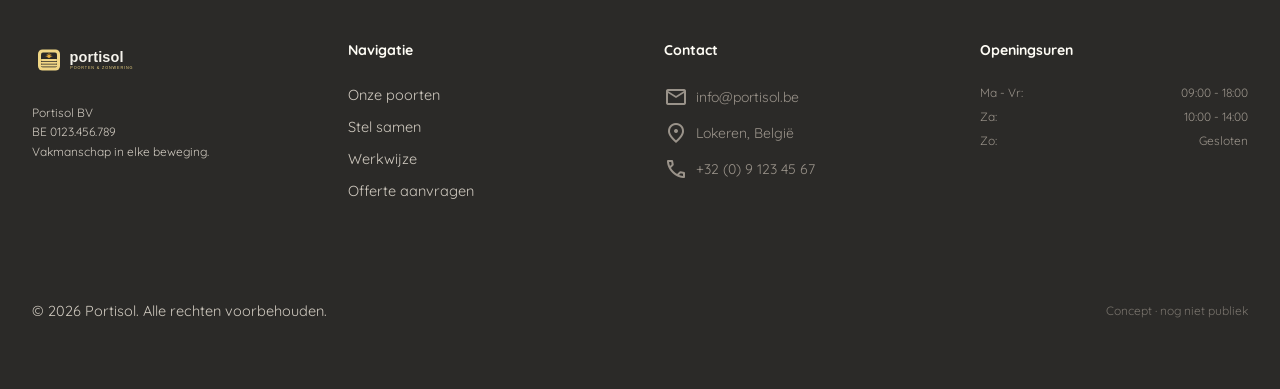
<file: configurator.html>
<!doctype html>
<html lang="nl"><head>
<meta charset="utf-8">
<meta name="viewport" content="width=device-width, initial-scale=1">
<title>Stel samen — Portisol</title>
<meta name="robots" content="noindex,nofollow">
<link rel="preconnect" href="https://fonts.googleapis.com">
<link href="https://fonts.googleapis.com/css2?family=Quicksand:wght@400;500;600;700&display=swap" rel="stylesheet">
<link rel="stylesheet" href="styles.css">
<link rel="stylesheet" href="assets/tw.css">
<link href="https://fonts.googleapis.com/css2?family=Material+Symbols+Outlined:wght,FILL@100..700,0..1&display=swap" rel="stylesheet"/>

<style>
  .material-symbols-outlined{font-variation-settings:'FILL' 0,'wght' 400,'GRAD' 0,'opsz' 24;vertical-align:middle}
  /* ---- configurator (namespaced) ---- */
  .cfg{--cz:#FBE08A;--cb:#FDEFB8;--ca:#F4B740;--cant:#2B2A28;--cg:#9A938A}
  .cfg-cats{display:flex;gap:10px;flex-wrap:wrap;margin-bottom:22px}
  .cfg-cat{flex:1;min-width:150px;display:flex;align-items:center;gap:12px;border:1.5px solid #e7ddc6;
           background:#fff;border-radius:14px;padding:13px 16px;cursor:pointer;transition:all .12s}
  .cfg-cat:hover{border-color:var(--ca)}
  .cfg-cat.on{background:var(--cz);border-color:var(--ca);box-shadow:0 10px 20px -12px rgba(244,183,64,.8)}
  .cfg-cat .em{font-size:24px}
  .cfg-cat .tt{font-weight:700;font-size:15px;color:var(--cant);line-height:1.1}
  .cfg-cat .ds{font-size:11.5px;color:#8a7f64;font-weight:600}
  .cfg-grid{display:grid;grid-template-columns:1.1fr .9fr;gap:24px;align-items:start}
  @media(max-width:820px){.cfg-grid{grid-template-columns:1fr}}
  .cfg-stage{background:linear-gradient(180deg,#fff,#fbf6ea);border:1px solid #ece4d0;border-radius:18px;
             padding:16px;box-shadow:0 22px 46px -34px rgba(43,42,40,.6)}
  .cfg-stage svg{width:100%;height:auto;display:block;border-radius:10px}
  .cfg-badges{display:flex;gap:7px;flex-wrap:wrap;margin-top:13px}
  .cfg-badge{background:#fff;border:1px solid #ece4d0;border-radius:999px;padding:6px 12px;font-size:12px;font-weight:600;color:#5c574f}
  .cfg-badge b{color:var(--cant)}
  .cfg-panel{background:#fff;border:1px solid #e9e1cf;border-radius:18px;padding:22px;box-shadow:0 22px 46px -34px rgba(43,42,40,.6)}
  .cfg-field{margin-bottom:18px}
  .cfg-lab{font-size:12px;font-weight:700;letter-spacing:.03em;text-transform:uppercase;color:#9a8f76;margin-bottom:9px}
  .cfg-opts{display:flex;gap:7px;flex-wrap:wrap}
  .cfg-opt{border:1.5px solid #e7ddc6;background:#fff;border-radius:10px;padding:8px 13px;font-size:13.5px;font-weight:600;cursor:pointer;transition:all .12s;color:#46423b}
  .cfg-opt:hover{border-color:var(--ca)}
  .cfg-opt.on{background:var(--cz);border-color:var(--ca);color:var(--cant)}
  .cfg-swatch{display:flex;gap:9px;align-items:center}
  .cfg-sw{width:36px;height:36px;border-radius:10px;border:2px solid #e7ddc6;cursor:pointer;position:relative}
  .cfg-sw.on{border-color:var(--ca);box-shadow:0 0 0 3px rgba(244,183,64,.25)}
  .cfg-sw input{position:absolute;inset:0;opacity:0;cursor:pointer}
  .cfg-row{display:flex;align-items:center;justify-content:space-between;gap:12px}
  .cfg-row input[type=range]{width:100%;accent-color:var(--ca)}
  .cfg-val{font-weight:700;font-size:14px;min-width:70px;text-align:right;color:var(--cant)}
  .cfg-switch{position:relative;width:48px;height:27px;flex:0 0 auto}
  .cfg-switch input{opacity:0;width:0;height:0}
  .cfg-slider{position:absolute;inset:0;background:#e2d8c0;border-radius:999px;transition:.15s;cursor:pointer}
  .cfg-slider:before{content:"";position:absolute;height:21px;width:21px;left:3px;top:3px;background:#fff;border-radius:50%;transition:.15s;box-shadow:0 1px 3px rgba(0,0,0,.2)}
  .cfg-switch input:checked + .cfg-slider{background:var(--ca)}
  .cfg-switch input:checked + .cfg-slider:before{transform:translateX(21px)}
  .cfg-price{background:linear-gradient(135deg,#FFFBEF,#FDEFB8);border:1px solid #f0e4c2;border-radius:14px;padding:17px}
  .cfg-pl{display:flex;justify-content:space-between;font-size:13px;color:#6b6356;padding:2px 0}
  .cfg-big{font-size:29px;font-weight:800;letter-spacing:-.02em;margin:2px 0;color:var(--cant)}
  .cfg-excl{font-size:12.5px;color:#8a7f68}
  .cfg-cta{display:block;width:100%;text-align:center;background:var(--ca);color:var(--cant);font-weight:700;font-size:15px;text-decoration:none;padding:13px;border-radius:12px;margin-top:13px;border:0;cursor:pointer;box-shadow:0 12px 22px -10px rgba(244,183,64,.85)}
  .cfg-note{font-size:11.5px;color:var(--cg);text-align:center;margin-top:9px;line-height:1.5}
  .cfg-sum{background:var(--cb);border-radius:10px;padding:11px 14px;font-size:14px;font-weight:600;color:#7a5f12;margin-bottom:16px}
  .cfg-openbtn{position:absolute;left:50%;bottom:16px;transform:translateX(-50%);display:inline-flex;align-items:center;gap:7px;
               background:rgba(43,42,40,.82);color:#fff;border:0;border-radius:999px;padding:9px 16px;font:600 13.5px Quicksand,sans-serif;
               cursor:pointer;backdrop-filter:blur(4px);box-shadow:0 8px 18px -8px rgba(0,0,0,.6);transition:background .15s,transform .1s}
  .cfg-openbtn:hover{background:rgba(43,42,40,.95)}
  .cfg-openbtn:active{transform:translateX(-50%) scale(.96)}
  .cfg-openbtn .material-symbols-outlined{font-size:19px}
  [hidden]{display:none!important}
</style>
</head><body>

<nav class="bg-white/70 backdrop-blur-md sticky top-0 z-50 w-full shadow-sm border-b border-warmgrijs/10">
<div class="flex justify-between items-center px-8 py-4 max-w-7xl mx-auto">
<a class="flex items-center gap-2 group" href="index.html">
<img alt="Portisol Logo" class="h-14 w-auto" src="assets/logo/portisol-horizontaal.svg"/>
</a>
<div class="hidden md:flex gap-8 items-center font-headline tracking-tight font-medium">
<a class="text-antraciet hover:text-amber transition-colors" href="index.html#types">Onze poorten</a>
<a class="text-antraciet hover:text-amber transition-colors" href="index.html#diy">Screens &amp; rolluiken</a>
<a class="text-amber font-bold border-b-2 border-amber pb-1" href="configurator.html">Stel samen</a>
<a class="text-antraciet hover:text-amber transition-colors" href="realisaties.html">Realisaties</a>
</div>
<button class="bg-amber hover:bg-amber/90 text-antraciet font-bold px-6 py-2.5 rounded-full shadow-amber-glow transition-all active:scale-95 border-0 cursor-pointer" onclick="location.href='offerte.html'">Offerte aanvragen</button>
</div>
</nav>

<div class="page-hero">
  <span class="eyebrow">Stel samen &amp; bekijk je richtprijs</span>
  <h1>Ontwerp jouw oplossing op maat</h1>
  <p>Garagepoort, screen, rolluik of hor: kies je product, pas alles aan en zie het meteen veranderen. Helemaal op maat, met een richtprijs.</p>
</div>

<section style="padding-top:18px">
  <div class="container">
    <div class="cfg">

      <!-- PRODUCTKEUZE -->
      <div class="cfg-cats" id="cats">
        <div class="cfg-cat on" data-v="poort"><span class="em">🚪</span><div><div class="tt">Garagepoort</div><div class="ds">Op maat · mét plaatsing</div></div></div>
        <div class="cfg-cat" data-v="screen"><span class="em">☀️</span><div><div class="tt">Solar screen</div><div class="ds">Zonwering · zelf plaatsen</div></div></div>
        <div class="cfg-cat" data-v="rolluik"><span class="em">🪟</span><div><div class="tt">Rolluik</div><div class="ds">Op zonne-energie · zelf plaatsen</div></div></div>
        <div class="cfg-cat" data-v="hor"><span class="em">🦟</span><div><div class="tt">Hor / vliegenraam</div><div class="ds">Tegen insecten · zelf plaatsen</div></div></div>
      </div>

      <div class="cfg-grid">
        <!-- PREVIEW -->
        <div>
          <div class="cfg-stage" style="position:relative"><svg id="cfgArt" viewBox="0 0 680 560" aria-label="Voorbeeld"></svg>
            <button type="button" class="cfg-openbtn" id="openBtn"><span class="material-symbols-outlined" id="openIcon">door_open</span><span id="openTxt">Open de poort</span></button>
          </div>
          <div class="cfg-badges" id="cfgBadges"></div>
        </div>

        <!-- CONTROLS -->
        <div class="cfg-panel">
          <div class="cfg-field" data-for="poort">
            <div class="cfg-lab">Type poort</div>
            <div class="cfg-opts" id="optType">
              <button type="button" class="cfg-opt on" data-v="sectionaal">Sectionaal</button>
              <button type="button" class="cfg-opt" data-v="kantel">Kanteldeur</button>
              <button type="button" class="cfg-opt" data-v="rol">Rolpoort</button>
              <button type="button" class="cfg-opt" data-v="zij">Zijwaarts</button>
            </div>
          </div>

          <div class="cfg-field" data-for="poort">
            <div class="cfg-lab">Uitzicht panelen</div>
            <div class="cfg-opts" id="optLook">
              <button type="button" class="cfg-opt on" data-v="vlak">Vlak</button>
              <button type="button" class="cfg-opt" data-v="cassette">Cassette</button>
              <button type="button" class="cfg-opt" data-v="gelijnd">Gelijnd</button>
              <button type="button" class="cfg-opt" data-v="hout">Woodgrain</button>
              <button type="button" class="cfg-opt" data-v="sandgrain">Sandgrain</button>
            </div>
          </div>

          <div class="cfg-field" data-for="hor">
            <div class="cfg-lab">Type hor</div>
            <div class="cfg-opts" id="optHor">
              <button type="button" class="cfg-opt on" data-v="vast">Vaste hor</button>
              <button type="button" class="cfg-opt" data-v="plisse">Plissé</button>
              <button type="button" class="cfg-opt" data-v="oprol">Oprolbaar</button>
              <button type="button" class="cfg-opt" data-v="draai">Draaideur</button>
              <button type="button" class="cfg-opt" data-v="schuif">Schuifdeur</button>
            </div>
          </div>

          <div class="cfg-field">
            <div class="cfg-lab" id="kleurLab">Kleur</div>
            <div class="cfg-swatch" id="optKleur" style="flex-wrap:wrap"></div>
            <div id="kleurNaam" style="font-size:13px;font-weight:600;color:#9A938A;margin-top:8px"></div>
            <div id="kleurNote" style="font-size:11.5px;color:#9A938A;margin-top:3px"></div>
          </div>

          <div class="cfg-field" data-for="poort">
            <div class="cfg-lab">Ramen</div>
            <div class="cfg-row"><span style="font-size:14.5px;font-weight:600;color:#46423b">Rij raampjes bovenaan</span>
              <label class="cfg-switch"><input type="checkbox" id="optRamen"><span class="cfg-slider"></span></label></div>
          </div>

          <div class="cfg-field" data-for="poort">
            <div class="cfg-lab">Muur / omgeving</div>
            <div class="cfg-opts" id="optMuur">
              <button type="button" class="cfg-opt on" data-v="pleister">Pleister</button>
              <button type="button" class="cfg-opt" data-v="baksteen">Baksteen</button>
              <button type="button" class="cfg-opt" data-v="beton">Beton</button>
            </div>
          </div>

          <div class="cfg-field">
            <div class="cfg-lab">Afmeting (cm)</div>
            <div class="cfg-row" style="margin-bottom:10px"><span style="font-size:14px;font-weight:600;color:#46423b;min-width:62px">Breedte</span>
              <input type="range" id="br"><span class="cfg-val" id="brv"></span></div>
            <div class="cfg-row"><span style="font-size:14px;font-weight:600;color:#46423b;min-width:62px">Hoogte</span>
              <input type="range" id="ho"><span class="cfg-val" id="hov"></span></div>
          </div>

          <div class="cfg-price">
            <div class="cfg-pl"><span id="prLabel">Richtprijs</span></div>
            <div class="cfg-big" id="incl">€ —</div>
            <div class="cfg-excl" id="excl">excl. btw € —</div>
            <div class="cfg-pl" style="margin-top:7px"><span>Oppervlakte</span><span id="m2">— m²</span></div>
            <button type="button" class="cfg-cta" id="cta">Vraag je offerte aan →</button>
            <button type="button" class="cfg-cta" id="gevelBtn" style="background:#fff;color:var(--cant);border:1.5px solid #e7ddc6;box-shadow:none;margin-top:8px">Zie op je gevel</button>
            <div class="cfg-note" id="prNote"></div>
          </div>
        </div>
      </div>

      <!-- Aanvraag verloopt via offerte.html (één trechter): de CTA neemt de samenstelling mee. -->

    </div>
  </div>
</section>

<footer class="bg-antraciet text-warmgrijs py-16 px-8">
<div class="grid grid-cols-1 md:grid-cols-4 gap-12 max-w-7xl mx-auto">
<div>
<img alt="Portisol Logo" class="h-10 w-auto mb-6 opacity-95" src="assets/logo/portisol-horizontaal-dark.svg"/>
<p class="text-xs leading-relaxed mb-4">Portisol BV<br/>BE 0123.456.789<br/>Vakmanschap in elke beweging.</p>
</div>
<div>
<h5 class="text-creme font-bold mb-6">Navigatie</h5>
<ul class="space-y-3 text-sm list-none p-0 m-0">
<li><a class="hover:text-creme transition-colors" href="index.html#types">Onze poorten</a></li>
<li><a class="hover:text-creme transition-colors" href="configurator.html">Stel samen</a></li>
<li><a class="hover:text-creme transition-colors" href="index.html#proces">Werkwijze</a></li>
<li><a class="hover:text-creme transition-colors" href="offerte.html">Offerte aanvragen</a></li>
</ul>
</div>
<div>
<h5 class="text-creme font-bold mb-6">Contact</h5>
<ul class="space-y-3 text-sm list-none p-0 m-0">
<li class="flex items-center gap-2"><span class="material-symbols-outlined text-sm">mail</span> info@portisol.be</li>
<li class="flex items-center gap-2"><span class="material-symbols-outlined text-sm">location_on</span> Lokeren, Belgi&euml;</li>
<li class="flex items-center gap-2"><span class="material-symbols-outlined text-sm">call</span> +32 (0) 9 123 45 67</li>
</ul>
</div>
<div>
<h5 class="text-creme font-bold mb-6">Openingsuren</h5>
<ul class="space-y-2 text-xs list-none p-0 m-0">
<li class="flex justify-between"><span>Ma - Vr:</span> <span>09:00 - 18:00</span></li>
<li class="flex justify-between"><span>Za:</span> <span>10:00 - 14:00</span></li>
<li class="flex justify-between"><span>Zo:</span> <span>Gesloten</span></li>
</ul>
</div>
</div>
<div class="max-w-7xl mx-auto mt-16 pt-8 border-t border-white/10 flex flex-col md:flex-row justify-between items-center gap-4 text-xs">
<p>&copy; 2026 Portisol. Alle rechten voorbehouden.</p>
<div class="flex gap-6"><span class="opacity-70">Concept &middot; nog niet publiek</span></div>
</div>
</footer>

<script>
(function(){
  const CAT = {
    poort:   {label:'Garagepoort', br:[200,600,280], ho:[180,300,215], btw:.06, plaats:true,
              note:'Richtprijs incl. plaatsing &amp; motor · incl. 6% btw. Definitieve prijs na controle van de maten.'},
    screen:  {label:'Solar screen', br:[60,450,200], ho:[60,350,180], btw:.21, plaats:false,
              note:'Richtprijs · zip-screen op zonne-energie · zelf plaatsen · incl. 21% btw.'},
    rolluik: {label:'Rolluik', br:[60,450,160], ho:[60,350,150], btw:.21, plaats:false,
              note:'Richtprijs · op zonne-energie · zelf plaatsen · incl. 21% btw.'},
    hor:     {label:'Hor / vliegenraam', br:[40,300,100], ho:[40,260,140], btw:.21, plaats:false,
              note:'Richtprijs · zelf plaatsen · incl. 21% btw.'}
  };
  const NL = { sectionaal:'Sectionaalpoort', kantel:'Kanteldeur', rol:'Rolpoort', zij:'Zijwaartse poort',
               vlak:'Vlak', cassette:'Cassette', gelijnd:'Gelijnd', hout:'Woodgrain', sandgrain:'Sandgrain',
               vast:'Vaste hor', plisse:'Plissé hor', oprol:'Oprolbare hor', draai:'Hordeur (draai)', schuif:'Hordeur (schuif)' };
  const BASIS = { sectionaal:1500, kantel:1150, rol:1750, zij:1650 };
  const HORM2 = { vast:70, plisse:130, oprol:150, draai:200, schuif:230 };
  /* max-afmetingen per poorttype [breedte, hoogte] in cm, uit de Soprofen-catalogus */
  const POORTDIM = { sectionaal:[550,300], kantel:[350,225], rol:[400,400], zij:[600,300] };

  const S = { cat:'poort', type:'sectionaal', look:'vlak', hor:'vast', kleur:'9016', ramen:false, br:280, ho:215, open:0, muur:'pleister' };
  /* Kleurpaletten per categorie, namen uit de Soprofen-catalogi (poort / screendoek / rolluiklamel / horkader).
     std = standaardtint (geen meerprijs). ral = RAL-nr voor weergave. Hex = realistische
     schermbenadering t.b.v. visualisatie, geen exacte RAL-meting. */
  const PALET = {
    poort: [
      {code:'9016', naam:'Wit', hex:'#F1F0EA', std:true, ral:'9016'},
      {code:'7016', naam:'Antracietgrijs', hex:'#383E42', std:true, ral:'7016'},
      {code:'eik', naam:'Gouden eik', hex:'#8A5A2B', std:true},
      {code:'1015', naam:'Licht ivoor', hex:'#E6D2B5', ral:'1015'},
      {code:'3004', naam:'Purperrood', hex:'#6B1F23', ral:'3004'},
      {code:'7021', naam:'Zwartgrijs', hex:'#2E3234', ral:'7021'},
      {code:'7035', naam:'Lichtgrijs', hex:'#C8CAC6', ral:'7035'},
      {code:'7039', naam:'Kwartsgrijs', hex:'#6B665E', ral:'7039'},
      {code:'8014', naam:'Sepiabruin', hex:'#4A3526', ral:'8014'},
      {code:'8019', naam:'Grijsbruin', hex:'#3D3635', ral:'8019'},
      {code:'9002', naam:'Grijswit', hex:'#E7EBDA', ral:'9002'},
      {code:'9005', naam:'Gitzwart', hex:'#0E0E10', ral:'9005'},
      {code:'9006', naam:'Witaluminium', hex:'#A5A8A6', ral:'9006'},
      {code:'9007', naam:'Grijs aluminium', hex:'#8F8F8C', ral:'9007'},
      {code:'db703', naam:'Metaal DB 703', hex:'#37393B'},
      {code:'db702', naam:'Metaal DB 702', hex:'#4C4F4E'},
      {code:'db701', naam:'Metaal DB 701', hex:'#8C8F8E'}
    ],
    screen: [
      {code:'zuiverwit', naam:'Zuiverwit', hex:'#F4F4EF', std:true},
      {code:'cremewit', naam:'Crèmewit', hex:'#ECE5D2', std:true},
      {code:'ivoor', naam:'Ivoorkleurig', hex:'#E3D5B6', std:true},
      {code:'verkeerswit', naam:'Verkeerswit', hex:'#ECECE7', std:true},
      {code:'lichtgrijs', naam:'Lichtgrijs', hex:'#BFC1BE', std:true},
      {code:'aluminium', naam:'Aluminiumkleurig', hex:'#9CA0A0', std:true},
      {code:'grijs', naam:'Grijs', hex:'#8B8D8B', std:true},
      {code:'kwartsgrijs', naam:'Kwartsgrijs', hex:'#6E6A62', std:true},
      {code:'grijsbruin', naam:'Grijsbruin', hex:'#4E463C', std:true},
      {code:'ombergrijs', naam:'Ombergrijs', hex:'#3C3A36', std:true},
      {code:'antraciet', naam:'Antracietgrijs', hex:'#383E42', std:true},
      {code:'zwartgrijs', naam:'Zwartgrijs', hex:'#2E3133', std:true},
      {code:'gitzwart', naam:'Gitzwart', hex:'#16171B', std:true},
      {code:'grijs-sand', naam:'Grijs sandgrain', hex:'#7E807C', std:true},
      {code:'zwart-sand', naam:'Zwart sandgrain', hex:'#26282A', std:true}
    ],
    rolluik: [
      {code:'9016', naam:'Wit', hex:'#F1F0EA', std:true, ral:'9016'},
      {code:'creme', naam:'Crème', hex:'#EDE3CC', std:true},
      {code:'9006', naam:'Wit aluminium', hex:'#A5A8A6', std:true, ral:'9006'},
      {code:'9007', naam:'Grijs aluminium', hex:'#8F8F8C', std:true, ral:'9007'},
      {code:'7016', naam:'Antracietgrijs', hex:'#383E42', std:true, ral:'7016'},
      {code:'beige', naam:'Beige', hex:'#D9C7A3'},
      {code:'grijs', naam:'Grijs', hex:'#9A9C99'},
      {code:'bruin', naam:'Bruin', hex:'#4A3B2C'},
      {code:'9005', naam:'Zwart', hex:'#15161A', ral:'9005'},
      {code:'eik', naam:'Gouden eik', hex:'#8A5A2B'}
    ],
    hor: [
      {code:'9016', naam:'Wit', hex:'#F1F0EA', std:true, ral:'9016'},
      {code:'7016', naam:'Antracietgrijs', hex:'#383E42', std:true, ral:'7016'},
      {code:'9007', naam:'Grijs aluminium', hex:'#8F8F8C', std:true, ral:'9007'},
      {code:'9005', naam:'Zwart', hex:'#15161A', ral:'9005'},
      {code:'eik', naam:'Gouden eik', hex:'#8A5A2B'}
    ]
  };
  const $ = id => document.getElementById(id);
  function palet(){ return PALET[S.cat]||PALET.poort; }
  function ralInfo(code){ const p=palet(); return p.find(r=>r.code===code)||p[0]; }
  function colorLabel(rk){ return rk.ral?('RAL '+rk.ral+' · '+rk.naam):rk.naam; }

  function fill(){ return ralInfo(S.kleur).hex; }
  function shade(hex,p){ const n=parseInt(hex.slice(1),16);let r=n>>16,g=(n>>8)&255,b=n&255;
    const f=p<0?(1+p):1,a=p>0?p:0; r=Math.round(r*f+(255-r)*a);g=Math.round(g*f+(255-g)*a);b=Math.round(b*f+(255-b)*a);
    return '#'+(1<<24|r<<16|g<<8|b).toString(16).slice(1); }
  /* HSL-shading: past lichtheid aan maar bewaart kleurtoon + verzadiging (donkere RAL blijft helder) */
  const clamp=(v,a,b)=>Math.min(b,Math.max(a,v));
  function toHSL(hex){ const n=parseInt(hex.slice(1),16); let r=(n>>16&255)/255,g=(n>>8&255)/255,b=(n&255)/255;
    const mx=Math.max(r,g,b),mn=Math.min(r,g,b),d=mx-mn; let h=0,s=0,l=(mx+mn)/2;
    if(d){ s=l>.5?d/(2-mx-mn):d/(mx+mn);
      h=mx===r?(g-b)/d+(g<b?6:0):mx===g?(b-r)/d+2:(r-g)/d+4; h/=6; }
    return [h,s,l]; }
  function fromHSL(h,s,l){ const f=n=>{ const k=(n+h*12)%12; return l-s*Math.min(l,1-l)*Math.max(-1,Math.min(k-3,9-k,1)); };
    const x=n=>Math.round(f(n)*255); return '#'+(1<<24|x(0)<<16|x(8)<<8|x(4)).toString(16).slice(1); }
  /* lum(c,dl): verschuif lichtheid met dl in [-1,1]; donkere kleuren krijgen iets extra verzadiging in de schaduw */
  function lum(hex,dl){ const [h,s,l]=toHSL(hex); return fromHSL(h, clamp(s+(dl<0?.05:0),0,1), clamp(l+dl,0,1)); }
  /* tone(c): kleurtonen + sheen-sterkte; bij verzadigde RAL wordt de witte glans zwakker zodat de kleur fel blijft */
  function tone(c){ const [,s]=toHSL(c); return {
    top:lum(c, .12*(1-s*.55)), bot:lum(c,-.10), edge:lum(c,-.20), hi:lum(c,.16*(1-s*.45)),
    sheenK:clamp(.85-s*.75,.12,.85) }; }

  /* ---------- tekeningen ---------- */
  /* === MUUR/OMGEVING === alle wandvarianten zitten in deze ene functie; nieuwe toevoegen = hier een tak bijzetten */
  function wallPoort(){ const floor=486, m=S.muur||'pleister';
    let s=`<defs>
      <linearGradient id="gWall" x1="0" y1="0" x2="0" y2="1"><stop offset="0" stop-color="#f4efe4"/><stop offset="1" stop-color="#e3dccb"/></linearGradient>
      <linearGradient id="gDrive" x1="0" y1="0" x2="0" y2="1"><stop offset="0" stop-color="#d3ccbc"/><stop offset="1" stop-color="#b6ae9c"/></linearGradient>
      <linearGradient id="gBrick" x1="0" y1="0" x2="0" y2="1"><stop offset="0" stop-color="#c2855e"/><stop offset="1" stop-color="#a5623c"/></linearGradient>
      <linearGradient id="gBeton" x1="0" y1="0" x2="0" y2="1"><stop offset="0" stop-color="#dad8d2"/><stop offset="1" stop-color="#bbb8b0"/></linearGradient>
      <radialGradient id="gLamp" cx="0.5" cy="0.4" r="0.6"><stop offset="0" stop-color="#fff3cf" stop-opacity=".85"/><stop offset="1" stop-color="#fff3cf" stop-opacity="0"/></radialGradient>
    </defs>`;
    if(m==='baksteen'){ s+=`<rect x="0" y="0" width="680" height="${floor}" fill="#cdb49f"/>`; // voegmortel
      const bw=46,bh=18,gap=3; let row=0;
      for(let y=0;y<floor;y+=bh+gap){ const off=(row%2)?-(bw/2):0;
        for(let x=off;x<680;x+=bw+gap){ s+=`<rect x="${x}" y="${y}" width="${bw}" height="${bh}" rx="2" fill="url(#gBrick)"/><rect x="${x}" y="${y}" width="${bw}" height="3" fill="#fff" opacity=".06"/><rect x="${x}" y="${y+bh-3}" width="${bw}" height="3" fill="#000" opacity=".08"/>`; } row++; }
    } else if(m==='beton'){ s+=`<rect x="0" y="0" width="680" height="${floor}" fill="url(#gBeton)"/>`;
      for(let x=130;x<680;x+=170) s+=`<line x1="${x}" y1="0" x2="${x}" y2="${floor}" stroke="#a8a59d" stroke-width="1" opacity=".4"/>`; // bekistingsnaden
      for(let y=150;y<floor;y+=150){ s+=`<line x1="0" y1="${y}" x2="680" y2="${y}" stroke="#a8a59d" stroke-width="1" opacity=".35"/>`;
        for(let x=130;x<680;x+=170) s+=`<circle cx="${x}" cy="${y}" r="2" fill="#8f8c84" opacity=".5"/>`; } // ankergaten
    } else { s+=`<rect x="0" y="0" width="680" height="${floor}" fill="url(#gWall)"/>`;
      for(let y=70;y<floor;y+=46) s+=`<line x1="0" y1="${y}" x2="680" y2="${y}" stroke="#cdc4af" stroke-width="1" opacity=".25"/>`; }
    // gedeeld: plafondschaduw + wandlamp + oprit met perspectief
    s+=`<rect x="0" y="0" width="680" height="60" fill="#2b2a28" opacity=".05"/>`;
    s+=`<ellipse cx="612" cy="96" rx="105" ry="120" fill="url(#gLamp)"/>`;
    s+=`<rect x="600" y="74" width="24" height="30" rx="5" fill="#3a3833"/><rect x="603" y="78" width="18" height="20" rx="3" fill="#ffe9a8"/>`;
    s+=`<rect x="0" y="${floor}" width="680" height="${560-floor}" fill="url(#gDrive)"/>`;
    s+=`<rect x="0" y="${floor}" width="680" height="3" fill="#9c947f"/>`;
    const vpx=340; for(let i=-3;i<=3;i++){ const fx=340+i*150; s+=`<line x1="${fx}" y1="560" x2="${vpx+i*22}" y2="${floor+2}" stroke="#a59c86" stroke-width="1" opacity=".4"/>`; }
    for(let y=floor+18;y<560;y+=18) s+=`<line x1="0" y1="${y}" x2="680" y2="${y}" stroke="#a59c86" stroke-width="1" opacity=".3"/>`;
    return s; }
  function wallWin(){ let s=`<defs>
      <linearGradient id="gWin" x1="0" y1="0" x2="0" y2="1"><stop offset="0" stop-color="#f3eee2"/><stop offset="1" stop-color="#e6dfce"/></linearGradient>
      <linearGradient id="gSky" x1="0" y1="0" x2="0.2" y2="1"><stop offset="0" stop-color="#bcd8ea"/><stop offset=".54" stop-color="#dceaf1"/><stop offset=".54" stop-color="#cfe7d6"/><stop offset="1" stop-color="#bcd9bf"/></linearGradient>
    </defs><rect x="0" y="0" width="680" height="560" fill="url(#gWin)"/>`;
    for(let y=60;y<560;y+=48) s+=`<line x1="0" y1="${y}" x2="680" y2="${y}" stroke="#cdc4af" stroke-width="1" opacity=".16"/>`;
    return s; }
  /* raam met glas + uitzicht erachter; producten hangen hiervoor */
  function glassWindow(b){ const o=10; let s='';
    s+=`<rect x="${b.left-o}" y="${b.top-o}" width="${b.dw+o*2}" height="${b.dh+o*2}" rx="6" fill="#cfc6b0"/>`;
    s+=`<rect x="${b.left-3}" y="${b.top-3}" width="${b.dw+6}" height="${b.dh+6}" rx="5" fill="#1f1e1c" opacity=".22"/>`;
    s+=`<rect x="${b.left}" y="${b.top}" width="${b.dw}" height="${b.dh}" fill="url(#gSky)"/>`;
    s+=`<path d="M${b.left} ${b.top+b.dh*.22} L${b.left+b.dw*.5} ${b.top} L${b.left+b.dw*.72} ${b.top} L${b.left} ${b.top+b.dh*.6} Z" fill="#fff" opacity=".16"/>`;
    s+=`<rect x="${b.cx-2}" y="${b.top}" width="4" height="${b.dh}" fill="#fff" opacity=".45"/><rect x="${b.left}" y="${b.cy-2}" width="${b.dw}" height="4" fill="#fff" opacity=".45"/>`;
    s+=`<rect x="${b.left}" y="${b.top}" width="${b.dw}" height="${b.dh}" rx="2" fill="none" stroke="#e9e4d7" stroke-width="5"/>`;
    s+=`<rect x="${b.left-o-4}" y="${b.bottom+o}" width="${b.dw+o*2+8}" height="9" rx="3" fill="#d8d0bb"/>`;
    return s; }

  function texture(x,y,w,h,c){ const edge=lum(c,-.16),hi=lum(c,.14),gr=lum(c,-.08); let t='';
    if(S.look==='cassette'){ const px=Math.max(6,Math.round(w*.12)),py=Math.max(8,Math.round(h*.18)),iw=w-px*2,ih=h-py*2;
      // verzonken paneel met afgeschuinde rand: licht linksboven, donker rechtsonder
      t+=`<rect x="${x+px}" y="${y+py}" width="${iw}" height="${ih}" rx="4" fill="${lum(c,-.04)}"/>`;
      t+=`<path d="M${x+px} ${y+py+ih} V${y+py} H${x+px+iw}" fill="none" stroke="${hi}" stroke-width="2" opacity=".75"/>`;
      t+=`<path d="M${x+px} ${y+py+ih} H${x+px+iw} V${y+py}" fill="none" stroke="${edge}" stroke-width="2" opacity=".65"/>`;
    } else if(S.look==='gelijnd'){ for(let gx=x+12;gx<x+w-8;gx+=16) t+=`<line x1="${gx}" y1="${y+3}" x2="${gx}" y2="${y+h-3}" stroke="${edge}" stroke-width="1.1" opacity=".4"/><line x1="${gx+1.4}" y1="${y+3}" x2="${gx+1.4}" y2="${y+h-3}" stroke="${hi}" stroke-width="1" opacity=".4"/>`;
    } else if(S.look==='hout'){ for(let gy=y+5;gy<y+h-3;gy+=5){ const wob=Math.sin((gy+x)*.05)*2.2; t+=`<path d="M${x+3} ${gy} q ${(w-6)/2} ${wob} ${w-6} 0" fill="none" stroke="${gr}" stroke-width="1" opacity=".3"/>`; } }
    else if(S.look==='sandgrain'){ t+=`<rect x="${x}" y="${y}" width="${w}" height="${h}" filter="url(#fGrain)" opacity=".24"/>`; }
    return t; }

  function drawPoort(){ const c=fill(),t=tone(c);
    const top0=t.top,bot0=t.bot,edge=t.edge,hi=t.hi;
    const ratio=S.br/S.ho; let dh=360,dw=dh*ratio; if(dw>460){dw=460;dh=dw/ratio;} if(dh>372){dh=372;dw=dh*ratio;}
    const cx=340,floor=486,top=floor-dh,left=cx-dw/2,right=cx+dw/2,r=5;
    let s=wallPoort();
    s+=`<defs>
      <linearGradient id="gDoor" x1="0" y1="0" x2="0" y2="1"><stop offset="0" stop-color="${top0}"/><stop offset="1" stop-color="${bot0}"/></linearGradient>
      <linearGradient id="gSheen" x1="0" y1="0" x2="1" y2="0"><stop offset="0" stop-color="#fff" stop-opacity=".20"/><stop offset=".38" stop-color="#fff" stop-opacity="0"/></linearGradient>
      <linearGradient id="gGlass" x1="0" y1="0" x2="1" y2="1"><stop offset="0" stop-color="#e0eef4"/><stop offset=".5" stop-color="#c2d8e2"/><stop offset="1" stop-color="#a8c1cf"/></linearGradient>
      <linearGradient id="gInt" x1="0" y1="0" x2="0" y2="1"><stop offset="0" stop-color="#16140f"/><stop offset="1" stop-color="#2d2a24"/></linearGradient>
      <filter id="fSoft" x="-25%" y="-25%" width="150%" height="150%"><feGaussianBlur stdDeviation="7"/></filter>
      <filter id="fGrain"><feTurbulence type="fractalNoise" baseFrequency="0.9" numOctaves="2" stitchTiles="stitch" result="n"/><feColorMatrix in="n" type="matrix" values="0 0 0 0 0 0 0 0 0 0 0 0 0 0 0 0 0 0 .85 0"/></filter>
    </defs>`;
    // slagschaduw van de poort (licht linksboven -> schaduw naar rechtsonder)
    s+=`<rect x="${left+11}" y="${top+15}" width="${dw}" height="${dh}" rx="${r}" fill="#2b2a28" opacity=".17" filter="url(#fSoft)"/>`;
    // verzonken opening: buitenkader + dagkantschaduw rondom het blad
    const fr=15;
    s+=`<rect x="${left-fr}" y="${top-fr}" width="${dw+fr*2}" height="${dh+fr}" rx="9" fill="#d8d0bb"/>`;
    s+=`<rect x="${left-fr}" y="${top-fr}" width="${dw+fr*2}" height="${dh+fr}" rx="9" fill="none" stroke="#b6ac93" stroke-width="2"/>`;
    s+=`<rect x="${left-4}" y="${top-4}" width="${dw+8}" height="${dh+4}" rx="7" fill="#1f1e1c" opacity=".30"/>`;
    // embossed logo (werkt op elke poortkleur): rechteronderhoek = (bx,by)
    function markBadge(bx,by,sz){ const k=sz/120,ox=bx-sz,oy=by-sz,dark=lum(c,-.26),light=lum(c,.18);
      let g=`<g transform="translate(${ox} ${oy}) scale(${k})" opacity=".88">`;
      g+=`<g transform="translate(1.3 1.5)" fill="none" stroke="${light}" stroke-width="3" opacity=".5"><rect x="22" y="28" width="76" height="72" rx="14"/></g>`;
      g+=`<rect x="22" y="28" width="76" height="72" rx="14" fill="none" stroke="${dark}" stroke-width="3"/>`;
      for(const y of [60,71,82,93]) g+=`<rect x="30" y="${y}" width="60" height="6" rx="3" fill="${dark}" opacity=".75"/>`;
      g+=`<circle cx="60" cy="49" r="7" fill="${dark}"/><g stroke="${dark}" stroke-width="2.6" stroke-linecap="round"><line x1="60" y1="41" x2="60" y2="37.5"/><line x1="54.3" y1="43.3" x2="52.2" y2="41.2"/><line x1="65.7" y1="43.3" x2="67.8" y2="41.2"/><line x1="51.5" y1="49" x2="48.5" y2="49"/><line x1="68.5" y1="49" x2="71.5" y2="49"/></g></g>`;
      return g; }
    // poortblad + garage-interieur erachter (zichtbaar bij openen)
    const openPx=(S.open||0)*dh;
    s+=`<clipPath id="dr"><rect x="${left}" y="${top}" width="${dw}" height="${dh}" rx="${r}"/></clipPath><g clip-path="url(#dr)">`;
    s+=`<rect x="${left}" y="${top}" width="${dw}" height="${dh}" fill="url(#gInt)"/>`;
    if(openPx>4) s+=`<rect x="${left}" y="${top+dh-openPx-2}" width="${dw}" height="7" fill="#000" opacity=".28"/>`;
    s+=`<g transform="translate(0 ${-openPx})">`;
    s+=`<rect x="${left}" y="${top}" width="${dw}" height="${dh}" fill="url(#gDoor)"/>`;
    if(S.type==='rol'){ for(let y=top+5;y<top+dh;y+=10){ s+=`<rect x="${left}" y="${y}" width="${dw}" height="9" fill="none" stroke="${edge}" stroke-width=".8" opacity=".55"/><rect x="${left}" y="${y}" width="${dw}" height="2.5" fill="${hi}" opacity=".5"/>`; }
    } else if(S.type==='zij'){ const n=Math.max(4,Math.round(dw/64)),pw=dw/n; for(let i=0;i<n;i++){const x=left+i*pw; s+=`<rect x="${x}" y="${top}" width="1.6" height="${dh}" fill="${hi}" opacity=".4"/><rect x="${x+pw-2}" y="${top}" width="2" height="${dh}" fill="${edge}" opacity=".6"/>`+texture(x,top,pw,dh,c);}
    } else if(S.type==='kantel'){ s+=texture(left,top,dw,dh,c)+`<rect x="${left+10}" y="${top+10}" width="${dw-20}" height="${dh-20}" rx="4" fill="none" stroke="${edge}" stroke-width="1.4" opacity=".5"/>`;
    } else { const n=Math.min(6,Math.max(3,Math.round(S.ho/45))),ph=dh/n; for(let i=0;i<n;i++){const y=top+i*ph; s+=`<rect x="${left}" y="${y}" width="${dw}" height="2" fill="${hi}" opacity=".55"/><rect x="${left}" y="${y+ph-3}" width="${dw}" height="3" fill="${edge}" opacity=".65"/>`+texture(left,y,dw,ph,c);} }
    if(S.ramen && S.type!=='rol'){ const wy=top+(S.type==='kantel'?24:20),wh=Math.min(36,dh*.16),n=Math.max(3,Math.round(dw/70)),gap=14,ww=(dw-gap*(n+1))/n;
      for(let i=0;i<n;i++){const x=left+gap+i*(ww+gap); s+=`<rect x="${x}" y="${wy}" width="${ww}" height="${wh}" rx="3" fill="url(#gGlass)" stroke="${edge}" stroke-width="1.6"/><path d="M${x+ww*.18} ${wy+wh} L${x+ww*.5} ${wy} L${x+ww*.68} ${wy} L${x+ww*.36} ${wy+wh} Z" fill="#fff" opacity=".22"/>`;} }
    s+=`<rect x="${left}" y="${top}" width="${dw}" height="${dh}" fill="url(#gSheen)" opacity="${t.sheenK}"/>`;
    s+=`<rect x="${left}" y="${top}" width="${dw}" height="6" fill="${hi}" opacity=".5"/>`;
    s+=markBadge(right-14, top+dh-14, 46);
    if(S.type!=='rol') s+=`<rect x="${cx-26}" y="${floor-34}" width="52" height="9" rx="4.5" fill="${edge}"/><rect x="${cx-26}" y="${floor-34}" width="52" height="3" rx="1.5" fill="${hi}" opacity=".6"/>`;
    s+=`</g></g>`;
    if(S.type==='rol') s+=`<rect x="${left-8}" y="${top-16}" width="${dw+16}" height="20" rx="6" fill="${edge}"/><rect x="${left-8}" y="${top-16}" width="${dw+16}" height="6" rx="3" fill="${hi}" opacity=".5"/>`;
    s+=`<rect x="${left}" y="${top}" width="${dw}" height="${dh}" rx="${r}" fill="none" stroke="rgba(0,0,0,.18)" stroke-width="1.2"/>`;
    return s+dims(left,right,top,floor); }

  function winBox(){ const ratio=S.br/S.ho; let dh=320,dw=dh*ratio; if(dw>380){dw=380;dh=dw/ratio;} if(dh>340){dh=340;dw=dh*ratio;}
    const cx=320,cy=288,left=cx-dw/2,top=cy-dh/2; return {dw,dh,left,top,right:left+dw,bottom:top+dh,cx,cy}; }

  function drawScreen(){ const c=fill(),t=tone(c),b=winBox(); let s=wallWin();
    s+=`<defs><linearGradient id="gFab" x1="0" y1="0" x2="0" y2="1"><stop offset="0" stop-color="${t.top}"/><stop offset="1" stop-color="${t.bot}"/></linearGradient>
      <linearGradient id="gSheen" x1="0" y1="0" x2="1" y2="0"><stop offset="0" stop-color="#fff" stop-opacity=".18"/><stop offset=".4" stop-color="#fff" stop-opacity="0"/></linearGradient></defs>`;
    s+=glassWindow(b);
    const cover=b.dh*(1-(S.open||0));
    s+=`<rect x="${b.left-8}" y="${b.top-2}" width="6" height="${b.dh+4}" rx="2" fill="${t.edge}"/><rect x="${b.right+2}" y="${b.top-2}" width="6" height="${b.dh+4}" rx="2" fill="${t.edge}"/>`; // rails
    if(cover>6){ s+=`<clipPath id="scr"><rect x="${b.left}" y="${b.top}" width="${b.dw}" height="${cover}"/></clipPath><g clip-path="url(#scr)">`;
      s+=`<rect x="${b.left}" y="${b.top}" width="${b.dw}" height="${b.dh}" fill="url(#gFab)"/>`;
      for(let x=b.left+4;x<b.right-2;x+=5) s+=`<line x1="${x}" y1="${b.top}" x2="${x}" y2="${b.bottom}" stroke="${lum(c,-.08)}" stroke-width=".6" opacity=".4"/>`; // zip-weefsel
      s+=`<rect x="${b.left}" y="${b.top}" width="${b.dw}" height="${b.dh}" fill="url(#gSheen)" opacity="${t.sheenK}"/>`;
      s+=`</g>`;
      s+=`<rect x="${b.left-2}" y="${b.top+cover-8}" width="${b.dw+4}" height="11" rx="3" fill="${t.edge}"/><rect x="${b.left-2}" y="${b.top+cover-8}" width="${b.dw+4}" height="3" rx="1.5" fill="${t.hi}" opacity=".5"/>`; // onderlat
    }
    s+=`<rect x="${b.left-12}" y="${b.top-24}" width="${b.dw+24}" height="22" rx="6" fill="${t.bot}"/><rect x="${b.left-12}" y="${b.top-24}" width="${b.dw+24}" height="6" rx="3" fill="${t.hi}" opacity=".5"/>`; // cassette
    s+=`<text x="${b.right-4}" y="${b.top-30}" font-size="22" text-anchor="end">☀️</text>`;
    return s+dims(b.left,b.right,b.top,b.bottom); }

  function drawRolluik(){ const c=fill(),t=tone(c),b=winBox(); let s=wallWin();
    s+=`<defs><linearGradient id="gSlat" x1="0" y1="0" x2="0" y2="1"><stop offset="0" stop-color="${t.hi}"/><stop offset=".5" stop-color="${c}"/><stop offset="1" stop-color="${t.bot}"/></linearGradient></defs>`;
    s+=glassWindow(b);
    const cover=b.dh*(1-(S.open||0));
    s+=`<rect x="${b.left-8}" y="${b.top-2}" width="6" height="${b.dh+4}" rx="2" fill="${t.edge}"/><rect x="${b.right+2}" y="${b.top-2}" width="6" height="${b.dh+4}" rx="2" fill="${t.edge}"/>`; // rails
    if(cover>6){ s+=`<clipPath id="rl"><rect x="${b.left}" y="${b.top}" width="${b.dw}" height="${cover}"/></clipPath><g clip-path="url(#rl)">`;
      for(let y=b.top;y<b.top+cover+13;y+=13){ s+=`<rect x="${b.left}" y="${y}" width="${b.dw}" height="11" fill="url(#gSlat)" stroke="${t.edge}" stroke-width=".7"/><rect x="${b.left}" y="${y}" width="${b.dw}" height="2.5" fill="${t.hi}" opacity=".5"/>`; }
      s+=`</g>`;
    }
    s+=`<rect x="${b.left-12}" y="${b.top-24}" width="${b.dw+24}" height="22" rx="6" fill="${t.bot}"/><rect x="${b.left-12}" y="${b.top-24}" width="${b.dw+24}" height="6" rx="3" fill="${t.hi}" opacity=".5"/>`; // rolkast
    return s+dims(b.left,b.right,b.top,b.bottom); }

  function drawHor(){ const c=fill(),t=tone(c),b=winBox(); let s=wallWin();
    const mesh=lum(c,-.06);
    s+=`<defs><pattern id="mesh" width="6" height="6" patternUnits="userSpaceOnUse"><path d="M6 0H0V6" fill="none" stroke="${mesh}" stroke-width=".6" opacity=".5"/></pattern>
      <linearGradient id="gFrame" x1="0" y1="0" x2="1" y2="0"><stop offset="0" stop-color="${t.hi}"/><stop offset="1" stop-color="${t.bot}"/></linearGradient></defs>`;
    s+=glassWindow(b);
    function pane(x,y,w,h){ return `<rect x="${x}" y="${y}" width="${w}" height="${h}" fill="#dbe9f0" opacity=".3"/><rect x="${x}" y="${y}" width="${w}" height="${h}" fill="url(#mesh)"/><rect x="${x}" y="${y}" width="${w}" height="${h}" fill="none" stroke="url(#gFrame)" stroke-width="7"/>`; }
    if(S.hor==='plisse'){
      s+=`<rect x="${b.left-6}" y="${b.top-4}" width="${b.dw+12}" height="${b.dh+8}" rx="5" fill="${t.bot}"/>`;
      s+=`<rect x="${b.left}" y="${b.top}" width="${b.dw}" height="${b.dh}" fill="#dbe9f0" opacity=".5"/>`;
      for(let x=b.left;x<b.right;x+=8){ s+=`<line x1="${x}" y1="${b.top}" x2="${x+4}" y2="${b.bottom}" stroke="${t.edge}" stroke-width="2" opacity=".7"/>`; }
      s+=`<rect x="${b.left}" y="${b.top}" width="${b.dw}" height="${b.dh}" fill="none" stroke="url(#gFrame)" stroke-width="7"/>`;
    } else if(S.hor==='oprol'){
      s+=`<rect x="${b.left-8}" y="${b.top}" width="6" height="${b.dh}" fill="${t.bot}"/><rect x="${b.right+2}" y="${b.top}" width="6" height="${b.dh}" fill="${t.bot}"/>`;
      s+=pane(b.left,b.top,b.dw,b.dh)+`<rect x="${b.left-2}" y="${b.bottom-8}" width="${b.dw+4}" height="10" rx="3" fill="${t.edge}"/>`;
      s+=`<rect x="${b.left-12}" y="${b.top-22}" width="${b.dw+24}" height="22" rx="6" fill="${t.bot}"/><rect x="${b.left-12}" y="${b.top-22}" width="${b.dw+24}" height="6" rx="3" fill="${t.hi}" opacity=".5"/>`; // oprolkast
    } else if(S.hor==='draai'){
      s+=pane(b.left,b.top,b.dw,b.dh);
      s+=`<rect x="${b.right-16}" y="${b.cy-14}" width="7" height="28" rx="3" fill="${t.edge}"/>`;
      s+=`<circle cx="${b.left+3}" cy="${b.top+18}" r="3" fill="${t.edge}"/><circle cx="${b.left+3}" cy="${b.bottom-18}" r="3" fill="${t.edge}"/>`;
    } else if(S.hor==='schuif'){
      const hw=b.dw/2;
      s+=`<rect x="${b.left-6}" y="${b.top-6}" width="${b.dw+12}" height="6" fill="${t.edge}"/><rect x="${b.left-6}" y="${b.bottom}" width="${b.dw+12}" height="6" fill="${t.edge}"/>`;
      s+=pane(b.left,b.top,hw,b.dh);
      s+=pane(b.left+hw-10,b.top,hw+10,b.dh);
      s+=`<rect x="${b.left+hw-2}" y="${b.cy-14}" width="6" height="28" rx="3" fill="${t.edge}"/>`;
    } else { s+=pane(b.left,b.top,b.dw,b.dh); }
    return s+dims(b.left,b.right,b.top,b.bottom); }

  function dims(left,right,top,bottom){ let s=`<g stroke="#b3a98f" stroke-width="1.5" fill="#8a7f64" font-family="Quicksand" font-size="13" font-weight="700">`;
    s+=`<line x1="${left}" y1="${bottom+22}" x2="${right}" y2="${bottom+22}"/><text x="${(left+right)/2}" y="${bottom+40}" text-anchor="middle" stroke="none">${S.br} cm</text>`;
    s+=`<line x1="${right+26}" y1="${top}" x2="${right+26}" y2="${bottom}"/><text x="${right+40}" y="${(top+bottom)/2}" text-anchor="middle" stroke="none" transform="rotate(90 ${right+40} ${(top+bottom)/2})">${S.ho} cm</text></g>`;
    return s; }

  /* ---------- prijs ---------- */
  const tr = s => (window.PortisolI18n ? window.PortisolI18n.t(s) : s);
  function prijs(){ const m2=(S.br/100)*(S.ho/100); let p;
    const meerRAL=!ralInfo(S.kleur).std;
    if(S.cat==='poort'){ p=BASIS[S.type]+Math.max(0,m2-5)*150; if(S.look==='cassette')p+=140; if(S.look==='hout')p+=110; if(S.look==='sandgrain')p+=120; if(S.ramen)p+=190; if(meerRAL)p+=250; }
    else if(S.cat==='screen'){ p=Math.max(149,m2*130); if(meerRAL)p*=1.12; }
    else if(S.cat==='rolluik'){ p=Math.max(169,m2*165); if(meerRAL)p*=1.12; }
    else { p=Math.max(89,m2*HORM2[S.hor]); if(meerRAL)p*=1.10; }
    const incl=p*(1+CAT[S.cat].btw), eur=n=>'€ '+Math.round(n).toLocaleString('nl-BE');
    $('m2').textContent=m2.toFixed(2).replace('.',',')+' m²';
    $('incl').textContent=eur(incl);
    $('excl').textContent=tr('excl.')+' '+Math.round(CAT[S.cat].btw*100)+'% '+tr('btw')+' '+eur(p);
    return {p,incl}; }

  /* ---------- render ---------- */
  function render(){
    $('cfgArt').innerHTML = S.cat==='poort'?drawPoort():S.cat==='screen'?drawScreen():S.cat==='rolluik'?drawRolluik():drawHor();
    // velden tonen per categorie
    document.querySelectorAll('.cfg-field[data-for]').forEach(f=>{ f.hidden = f.getAttribute('data-for')!==S.cat; });
    $('kleurLab').textContent = tr(S.cat==='hor'?'Kleur (kader)':S.cat==='screen'?'Kleur (doek)':'Kleur');
    const rk=ralInfo(S.kleur); $('kleurNaam').textContent = colorLabel(rk)+(rk.std?' · standaard':' · meerprijs');
    const NOTE={poort:'Standaard: wit, antracietgrijs en gouden eik. Voorkeur-RAL + metaaltinten (DB) mogelijk; 300+ RAL op aanvraag.',
      screen:'15 standaard doekkleuren incl. sandgrain-structuur. Meer dan 400 doeken op aanvraag.',
      rolluik:'Standaard wit, alu en antraciet. Ruim lamel-kleurengamma; 180+ RAL op aanvraag.',
      hor:'Kaderkleur naar keuze. Andere RAL-kleuren op aanvraag.'};
    $('kleurNote').textContent = tr(NOTE[S.cat]||NOTE.poort);
    // badges
    let bd=[];
    if(S.cat==='poort'){ bd=[tr(NL[S.type]),tr(NL[S.look]),`<b>${S.br} × ${S.ho} cm</b>`,tr('⚙️ Gemotoriseerd'),tr(S.ramen?'Met ramen':'Zonder ramen')]; }
    else if(S.cat==='screen'){ bd=[tr('Zip-screen'),tr('☀️ Op zonne-energie'),`<b>${S.br} × ${S.ho} cm</b>`,tr('2 jaar garantie')]; }
    else if(S.cat==='rolluik'){ bd=[tr('Rolluik'),tr('☀️ Op zonne-energie'),`<b>${S.br} × ${S.ho} cm</b>`,tr('2 jaar garantie')]; }
    else { bd=[tr(NL[S.hor]),`<b>${S.br} × ${S.ho} cm</b>`,tr('🦟 Tegen insecten'),tr('Zelf plaatsen')]; }
    $('cfgBadges').innerHTML = bd.map(t=>`<span class="cfg-badge">${t}</span>`).join('');
    $('prLabel').textContent = tr(CAT[S.cat].plaats?'Richtprijs incl. plaatsing & motor':'Richtprijs · zelf plaatsen');
    $('prNote').innerHTML = tr(CAT[S.cat].note);
    const hasOpen=['poort','screen','rolluik'].includes(S.cat); $('openBtn').hidden=!hasOpen;
    if(hasOpen){ const isOpen=S.open>.5;
      if(S.cat==='poort'){ $('openTxt').textContent=tr(isOpen?'Sluit de poort':'Open de poort'); $('openIcon').textContent=isOpen?'door_front':'door_open'; }
      else { $('openTxt').textContent=tr(isOpen?'Laat zakken':'Schuif omhoog'); $('openIcon').textContent=isOpen?'arrow_downward':'arrow_upward'; } }
    prijs(); samenvatting();
  }

  function samenvatting(){ let txt=tr(CAT[S.cat].label);
    if(S.cat==='poort') txt+=` · ${tr(NL[S.type])} · ${tr(NL[S.look])}`;
    if(S.cat==='hor') txt+=` · ${tr(NL[S.hor])}`;
    const rk=ralInfo(S.kleur); const kl = rk.ral?('RAL '+rk.ral+' '+rk.naam):rk.naam.toLowerCase();
    txt+=` · ${kl} · ${S.br}×${S.ho} cm`;
    if(S.cat==='poort'&&S.ramen) txt+=' · '+tr('met ramen');
    S._tekst=txt; }

  /* ---------- categorie wissel ---------- */
  function setDims(reset){ const c=CAT[S.cat];
    let maxBr=c.br[1], maxHo=c.ho[1];
    if(S.cat==='poort' && POORTDIM[S.type]){ maxBr=POORTDIM[S.type][0]; maxHo=POORTDIM[S.type][1]; }
    if(reset){ S.br=c.br[2]; S.ho=c.ho[2]; }
    S.br=Math.min(Math.max(S.br,c.br[0]),maxBr); S.ho=Math.min(Math.max(S.ho,c.ho[0]),maxHo);
    $('br').min=c.br[0]; $('br').max=maxBr; $('ho').min=c.ho[0]; $('ho').max=maxHo;
    $('br').value=S.br; $('ho').value=S.ho; $('brv').textContent=S.br+' cm'; $('hov').textContent=S.ho+' cm'; }
  function setCat(cat){ S.cat=cat; S.open=0;
    S.kleur=(palet().find(r=>r.std)||palet()[0]).code;
    if(cat!=='poort' && S.look==='sandgrain') S.look='vlak';
    setDims(true); renderSwatches();
    document.querySelectorAll('#cats .cfg-cat').forEach(x=>x.classList.toggle('on',x.dataset.v===cat));
    render(); }

  /* ---------- events ---------- */
  document.querySelectorAll('#cats .cfg-cat').forEach(b=>b.onclick=()=>setCat(b.dataset.v));
  function pick(sel,key){ document.querySelectorAll(sel+' .cfg-opt').forEach(b=>b.onclick=()=>{
    document.querySelectorAll(sel+' .cfg-opt').forEach(x=>x.classList.remove('on')); b.classList.add('on'); S[key]=b.dataset.v; render(); }); }
  pick('#optHor','hor'); pick('#optMuur','muur');
  // Look: Sandgrain is volgens catalogus enkel in grijs antraciet -> kleur meeschakelen
  document.querySelectorAll('#optLook .cfg-opt').forEach(b=>b.onclick=()=>{
    document.querySelectorAll('#optLook .cfg-opt').forEach(x=>x.classList.remove('on')); b.classList.add('on');
    S.look=b.dataset.v; if(S.look==='sandgrain'){ S.kleur='7016'; renderSwatches(); } render(); });
  document.querySelectorAll('#optType .cfg-opt').forEach(b=>b.onclick=()=>{ document.querySelectorAll('#optType .cfg-opt').forEach(x=>x.classList.remove('on')); b.classList.add('on'); S.type=b.dataset.v; setDims(false); render(); });
  function renderSwatches(){
    $('optKleur').innerHTML = palet().map(r=>`<div class="cfg-sw${r.code===S.kleur?' on':''}" data-v="${r.code}" style="background:${r.hex}" title="${colorLabel(r)}"></div>`).join('');
    document.querySelectorAll('#optKleur .cfg-sw').forEach(b=>b.onclick=()=>{ document.querySelectorAll('#optKleur .cfg-sw').forEach(x=>x.classList.remove('on')); b.classList.add('on'); S.kleur=b.dataset.v; render(); });
  }
  renderSwatches();
  $('optRamen').onchange=e=>{ S.ramen=e.target.checked; render(); };
  $('br').oninput=e=>{ S.br=+e.target.value; $('brv').textContent=S.br+' cm'; render(); };
  $('ho').oninput=e=>{ S.ho=+e.target.value; $('hov').textContent=S.ho+' cm'; render(); };
  $('cta').onclick=()=>{ try{
      const kleurTxt=colorLabel(ralInfo(S.kleur));
      localStorage.setItem('pt-config', JSON.stringify({
        tekst:S._tekst||'', prijs:$('incl').textContent,
        cat:S.cat, type:S.type, look:S.look, hor:S.hor,
        kleur:S.kleur, kleurTxt:kleurTxt, ramen:!!S.ramen, br:S.br, ho:S.ho
      }));
    }catch(e){} location.href='offerte.html'+(S.cat==='poort'?'':'#screens'); };
  $('gevelBtn').onclick=()=>{ try{ localStorage.setItem('pt-gevel', JSON.stringify({ cat:S.cat, type:S.type, look:S.look, kleur:ralInfo(S.kleur).hex })); }catch(e){} location.href='gevel-proef.html'; };
  // poort openen/sluiten met vloeiende animatie
  let anim=null;
  $('openBtn').onclick=()=>{ const target=S.open<.5?1:0,start=S.open,t0=performance.now(),d=750;
    if(anim) cancelAnimationFrame(anim);
    (function step(now){ const k=Math.min(1,(now-t0)/d), e=k<.5?2*k*k:1-Math.pow(-2*k+2,2)/2;
      S.open=start+(target-start)*e; render(); if(k<1) anim=requestAnimationFrame(step); })(t0); };


  // hervertaal de dynamische delen bij taalwissel
  document.addEventListener('portisol:lang', render);

  // preset via hash: #cat=screen
  (function(){ const h=new URLSearchParams(location.hash.slice(1)); const c=h.get('cat');
    if(c && CAT[c]) setCat(c); else setCat('poort'); })();
})();
</script>
<script defer src="assets/i18n.js"></script>
<script defer src="assets/site-content.js"></script>
</body>
</html>
</file>
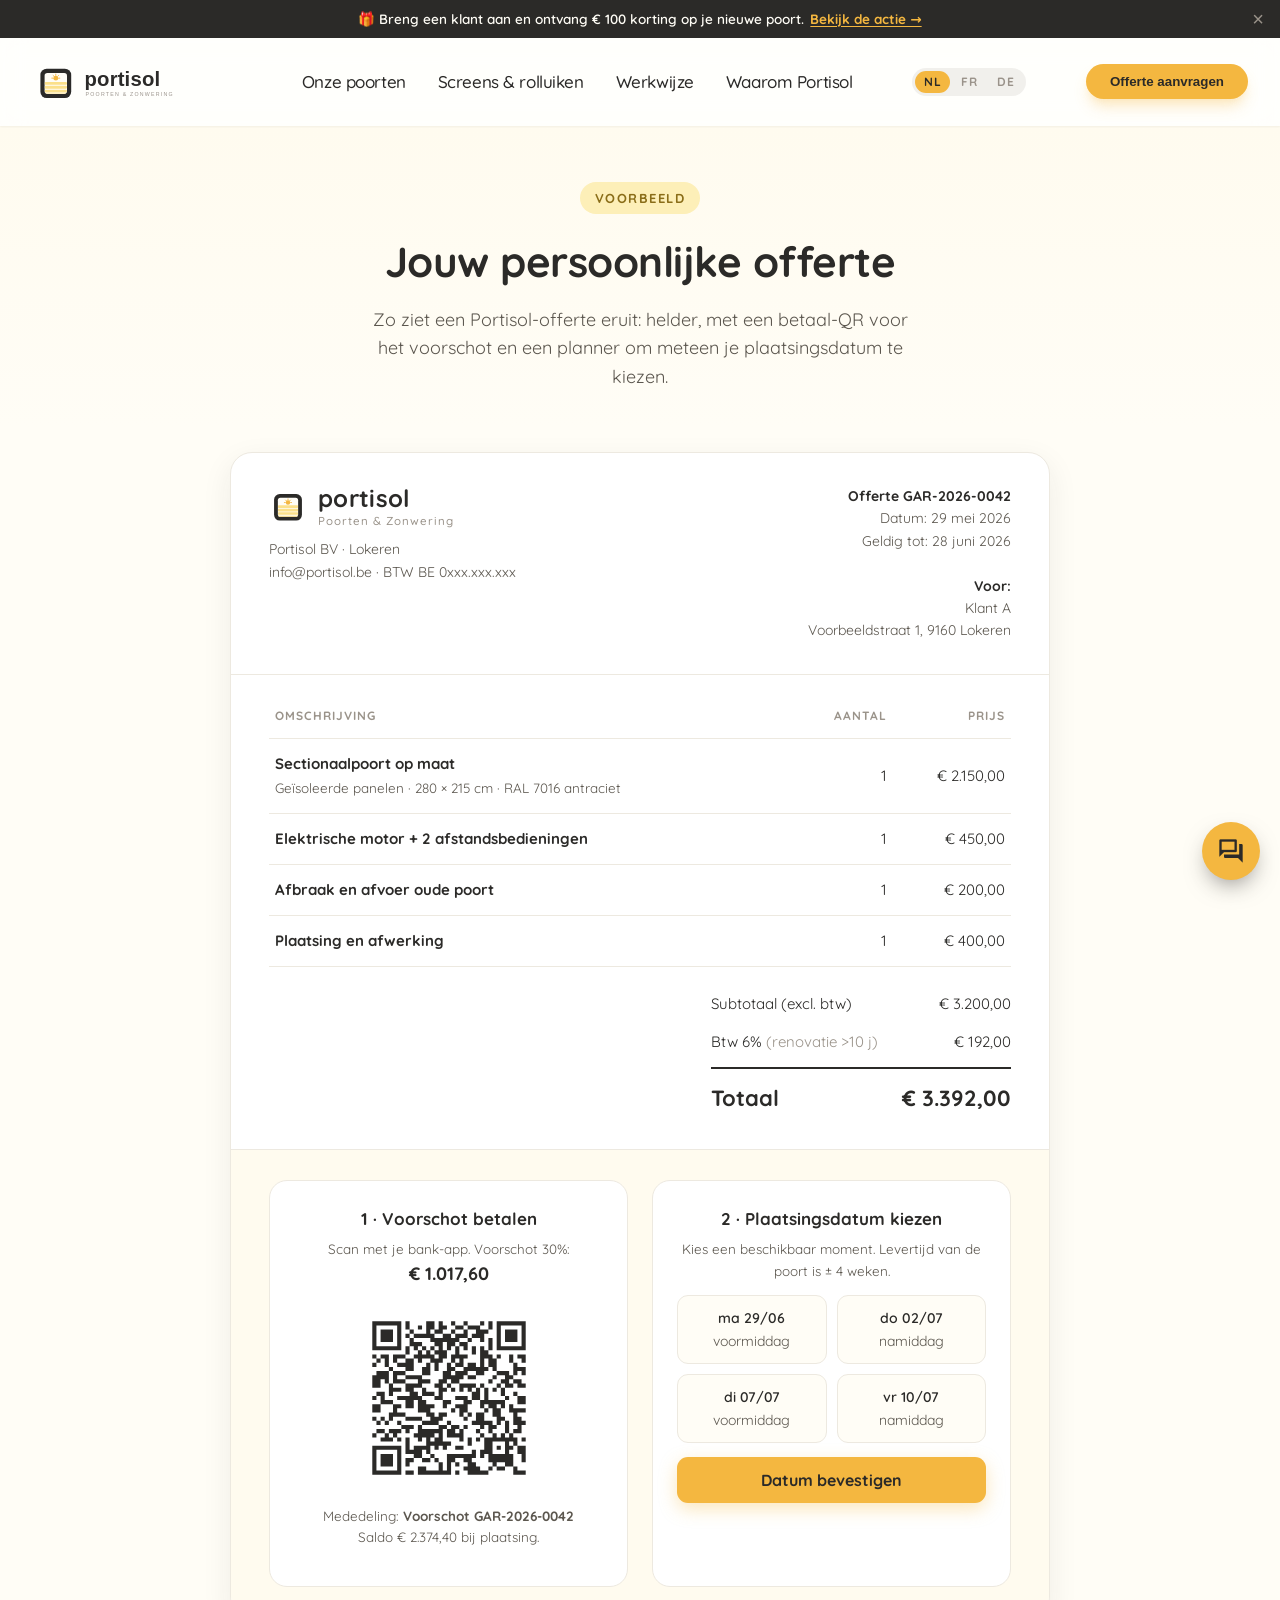
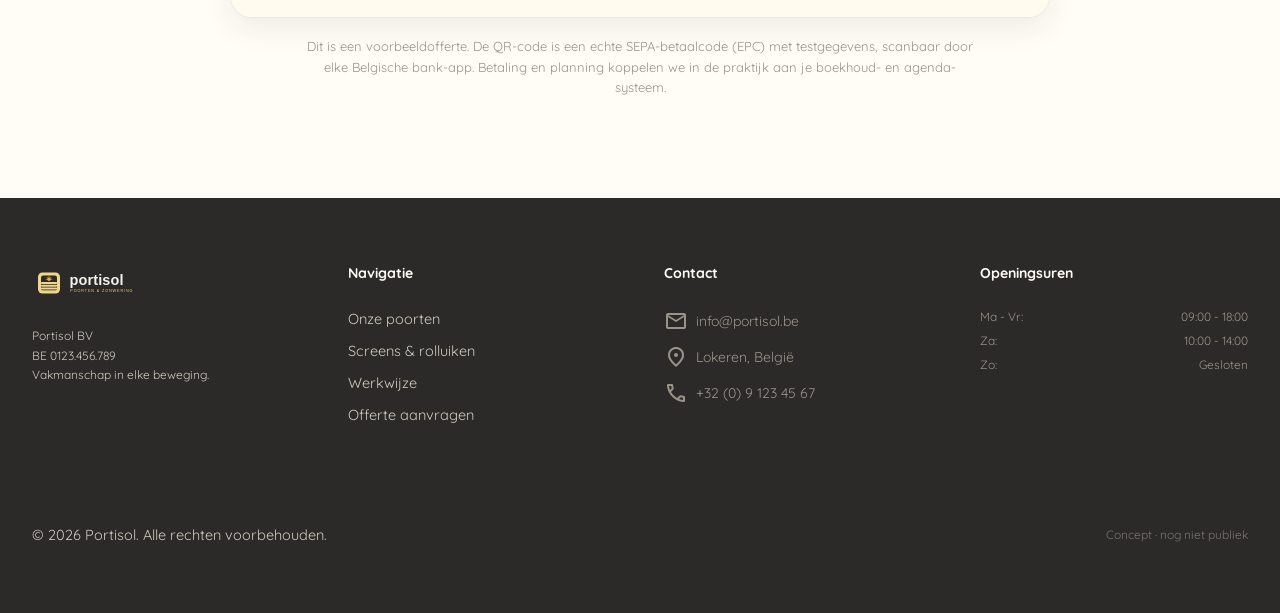
<file: offerte-voorbeeld.html>
<!DOCTYPE html>
<html lang="nl">
<head>
<meta charset="utf-8">
<meta name="viewport" content="width=device-width, initial-scale=1">
<title>Offerte GAR-2026-0042 — Portisol</title>
<link rel="preconnect" href="https://fonts.googleapis.com">
<link rel="preconnect" href="https://fonts.gstatic.com" crossorigin>
<link href="https://fonts.googleapis.com/css2?family=Quicksand:wght@400;500;600;700&display=swap" rel="stylesheet">
<link rel="stylesheet" href="styles.css">
<meta name="robots" content="noindex,nofollow"/>
<link rel="stylesheet" href="assets/tw.css">
<link href="https://fonts.googleapis.com/css2?family=Material+Symbols+Outlined:wght,FILL@100..700,0..1&display=swap" rel="stylesheet"/>

<style>.material-symbols-outlined{font-variation-settings:'FILL' 0,'wght' 400,'GRAD' 0,'opsz' 24;vertical-align:middle}</style>
</head>
<body>

<nav class="bg-white/70 backdrop-blur-md sticky top-0 z-50 w-full shadow-sm border-b border-warmgrijs/10">
<div class="flex justify-between items-center px-8 py-4 max-w-7xl mx-auto">
<a class="flex items-center gap-2 group" href="index.html">
<img alt="Portisol Logo" class="h-14 w-auto" src="assets/logo/portisol-horizontaal.svg"/>
</a>
<div class="hidden md:flex gap-8 items-center font-headline tracking-tight font-medium">
<a class="text-antraciet hover:text-amber transition-colors" href="index.html#types">Onze poorten</a>
<a class="text-antraciet hover:text-amber transition-colors" href="index.html#diy">Screens &amp; rolluiken</a>
<a class="text-antraciet hover:text-amber transition-colors" href="index.html#proces">Werkwijze</a>
<a class="text-antraciet hover:text-amber transition-colors" href="index.html#waarom">Waarom Portisol</a>
</div>
<button class="bg-amber hover:bg-amber/90 text-antraciet font-bold px-6 py-2.5 rounded-full shadow-amber-glow transition-all active:scale-95 border-0 cursor-pointer" onclick="location.href='offerte.html'">Offerte aanvragen</button>
</div>
</nav>

<div class="page-hero">
  <span class="eyebrow">Voorbeeld</span>
  <h1>Jouw persoonlijke offerte</h1>
  <p>Zo ziet een Portisol-offerte eruit: helder, met een betaal-QR voor het voorschot en een planner om meteen je plaatsingsdatum te kiezen.</p>
</div>

<section style="padding-top:24px">
  <div class="container">
    <div class="quote">

      <div class="quote-top">
        <div>
          <div class="logo" style="font-size:24px">
            <svg viewBox="0 0 120 120" width="38" height="38" aria-hidden="true">
              <clipPath id="dq"><rect x="28" y="34" width="64" height="60" rx="8"/></clipPath>
              <rect x="16" y="22" width="88" height="84" rx="18" fill="#2B2A28"/>
              <rect x="28" y="34" width="64" height="60" rx="8" fill="#FFFDF6"/>
              <g clip-path="url(#dq)" fill="#FBE08A"><rect x="28" y="58" width="64" height="8" rx="3"/><rect x="28" y="69" width="64" height="8" rx="3"/><rect x="28" y="80" width="64" height="8" rx="3"/><rect x="28" y="91" width="64" height="8" rx="3"/></g>
              <g stroke="#F4B740" stroke-width="2.6" stroke-linecap="round"><line x1="60" y1="41" x2="60" y2="37.5"/><line x1="54.3" y1="43.3" x2="52.2" y2="41.2"/><line x1="65.7" y1="43.3" x2="67.8" y2="41.2"/><line x1="51.5" y1="49" x2="48.5" y2="49"/><line x1="68.5" y1="49" x2="71.5" y2="49"/></g><circle cx="60" cy="49" r="7" fill="#F4B740"/>
            </svg>
            <span class="wm">portisol<small>Poorten &amp; Zonwering</small></span>
          </div>
          <p style="margin-top:12px;font-size:14px;color:#5c574f">Portisol BV · Lokeren<br>info@portisol.be · BTW BE 0xxx.xxx.xxx</p>
        </div>
        <div class="quote-meta">
          <b>Offerte GAR-2026-0042</b><br>
          Datum: 29 mei 2026<br>
          Geldig tot: 28 juni 2026<br><br>
          <b>Voor:</b><br>Klant A<br>Voorbeeldstraat 1, 9160 Lokeren
        </div>
      </div>

      <div class="quote-body">
        <table>
          <thead><tr><th>Omschrijving</th><th class="r">Aantal</th><th class="r">Prijs</th></tr></thead>
          <tbody>
            <tr><td><b>Sectionaalpoort op maat</b><br><span style="color:#5c574f;font-size:13.5px">Geïsoleerde panelen · 280 × 215 cm · RAL 7016 antraciet</span></td><td class="r">1</td><td class="r">€ 2.150,00</td></tr>
            <tr><td><b>Elektrische motor + 2 afstandsbedieningen</b></td><td class="r">1</td><td class="r">€ 450,00</td></tr>
            <tr><td><b>Afbraak en afvoer oude poort</b></td><td class="r">1</td><td class="r">€ 200,00</td></tr>
            <tr><td><b>Plaatsing en afwerking</b></td><td class="r">1</td><td class="r">€ 400,00</td></tr>
          </tbody>
        </table>

        <div class="totals">
          <div class="row"><span>Subtotaal (excl. btw)</span><span>€ 3.200,00</span></div>
          <div class="row"><span>Btw 6% <span style="color:#9A938A">(renovatie >10 j)</span></span><span>€ 192,00</span></div>
          <div class="row grand"><span>Totaal</span><span>€ 3.392,00</span></div>
        </div>
      </div>

      <div class="pay-plan">
        <!-- BETALEN -->
        <div class="pay-box">
          <h3>1 · Voorschot betalen</h3>
          <p>Scan met je bank-app. Voorschot 30%:<br><b style="font-size:18px;color:var(--antraciet)">€ 1.017,60</b></p>
          <div id="qrcode"><img src="qr-voorschot.svg" width="170" height="170" alt="Betaal-QR voorschot GAR-2026-0042"></div>
          <p style="margin-top:12px">Mededeling: <b>Voorschot GAR-2026-0042</b><br>Saldo € 2.374,40 bij plaatsing.</p>
        </div>

        <!-- PLANNEN -->
        <div class="plan-box">
          <h3>2 · Plaatsingsdatum kiezen</h3>
          <p>Kies een beschikbaar moment. Levertijd van de poort is ± 4 weken.</p>
          <div class="slots" id="slots">
            <div class="slot" data-d="Maandag 29 juni 2026">ma 29/06<br><span style="font-weight:400;color:#5c574f">voormiddag</span></div>
            <div class="slot" data-d="Donderdag 2 juli 2026">do 02/07<br><span style="font-weight:400;color:#5c574f">namiddag</span></div>
            <div class="slot" data-d="Dinsdag 7 juli 2026">di 07/07<br><span style="font-weight:400;color:#5c574f">voormiddag</span></div>
            <div class="slot" data-d="Vrijdag 10 juli 2026">vr 10/07<br><span style="font-weight:400;color:#5c574f">namiddag</span></div>
          </div>
          <button class="btn btn-primary" id="confirmBtn" style="width:100%;justify-content:center;margin-top:14px" disabled>Datum bevestigen</button>
          <div class="confirm-msg" id="confirmMsg"></div>
        </div>
      </div>

    </div>
    <p class="hint" style="text-align:center;margin-top:18px;max-width:680px;margin-left:auto;margin-right:auto">
      Dit is een voorbeeldofferte. De QR-code is een echte SEPA-betaalcode (EPC) met testgegevens, scanbaar door elke Belgische bank-app. Betaling en planning koppelen we in de praktijk aan je boekhoud- en agenda-systeem.
    </p>
  </div>
</section>

<footer class="bg-antraciet text-warmgrijs py-16 px-8">
<div class="grid grid-cols-1 md:grid-cols-4 gap-12 max-w-7xl mx-auto">
<div>
<img alt="Portisol Logo" class="h-10 w-auto mb-6 opacity-95" src="assets/logo/portisol-horizontaal-dark.svg"/>
<p class="text-xs leading-relaxed mb-4">Portisol BV<br/>BE 0123.456.789<br/>Vakmanschap in elke beweging.</p>
</div>
<div>
<h5 class="text-creme font-bold mb-6">Navigatie</h5>
<ul class="space-y-3 text-sm list-none p-0 m-0">
<li><a class="hover:text-creme transition-colors" href="index.html#types">Onze poorten</a></li>
<li><a class="hover:text-creme transition-colors" href="index.html#diy">Screens &amp; rolluiken</a></li>
<li><a class="hover:text-creme transition-colors" href="index.html#proces">Werkwijze</a></li>
<li><a class="hover:text-creme transition-colors" href="offerte.html">Offerte aanvragen</a></li>
</ul>
</div>
<div>
<h5 class="text-creme font-bold mb-6">Contact</h5>
<ul class="space-y-3 text-sm list-none p-0 m-0">
<li class="flex items-center gap-2"><span class="material-symbols-outlined text-sm">mail</span> info@portisol.be</li>
<li class="flex items-center gap-2"><span class="material-symbols-outlined text-sm">location_on</span> Lokeren, Belgi&euml;</li>
<li class="flex items-center gap-2"><span class="material-symbols-outlined text-sm">call</span> +32 (0) 9 123 45 67</li>
</ul>
</div>
<div>
<h5 class="text-creme font-bold mb-6">Openingsuren</h5>
<ul class="space-y-2 text-xs list-none p-0 m-0">
<li class="flex justify-between"><span>Ma - Vr:</span> <span>09:00 - 18:00</span></li>
<li class="flex justify-between"><span>Za:</span> <span>10:00 - 14:00</span></li>
<li class="flex justify-between"><span>Zo:</span> <span>Gesloten</span></li>
</ul>
</div>
</div>
<div class="max-w-7xl mx-auto mt-16 pt-8 border-t border-white/10 flex flex-col md:flex-row justify-between items-center gap-4 text-xs">
<p>&copy; 2026 Portisol. Alle rechten voorbehouden.</p>
<div class="flex gap-6"><span class="opacity-70">Concept &middot; nog niet publiek</span></div>
</div>
</footer>

<script>
  // ===== Plaatsingsdatum kiezen =====
  let gekozen = null;
  document.querySelectorAll('.slot').forEach(s => {
    s.addEventListener('click', () => {
      document.querySelectorAll('.slot').forEach(x => x.classList.remove('sel'));
      s.classList.add('sel');
      gekozen = s.dataset.d;
      document.getElementById('confirmBtn').disabled = false;
    });
  });
  document.getElementById('confirmBtn').addEventListener('click', () => {
    if (!gekozen) return;
    document.getElementById('confirmMsg').textContent = '✓ Plaatsing bevestigd op ' + gekozen + '. Je krijgt een bevestigingsmail.';
  });
</script>
<script defer src="assets/i18n.js"></script>
<script defer src="assets/site-content.js"></script>
</body>
</html>
</file>
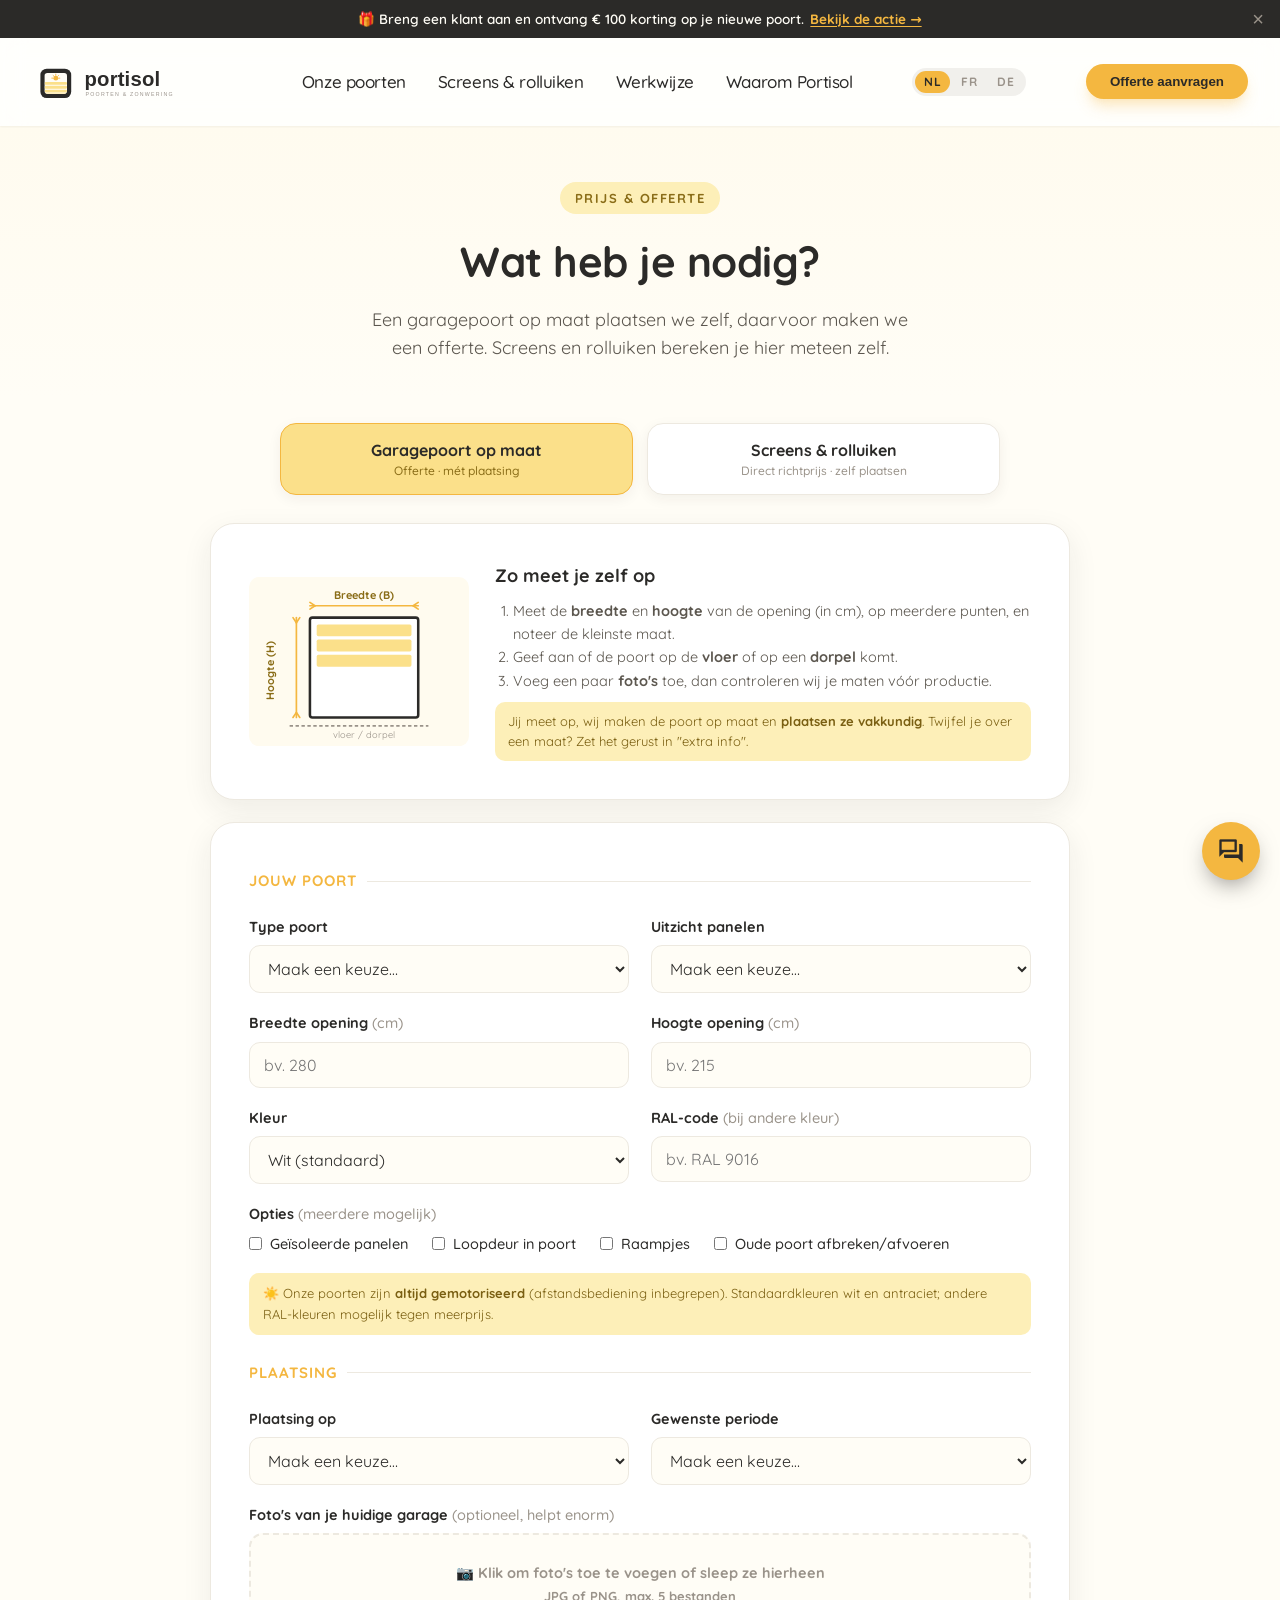
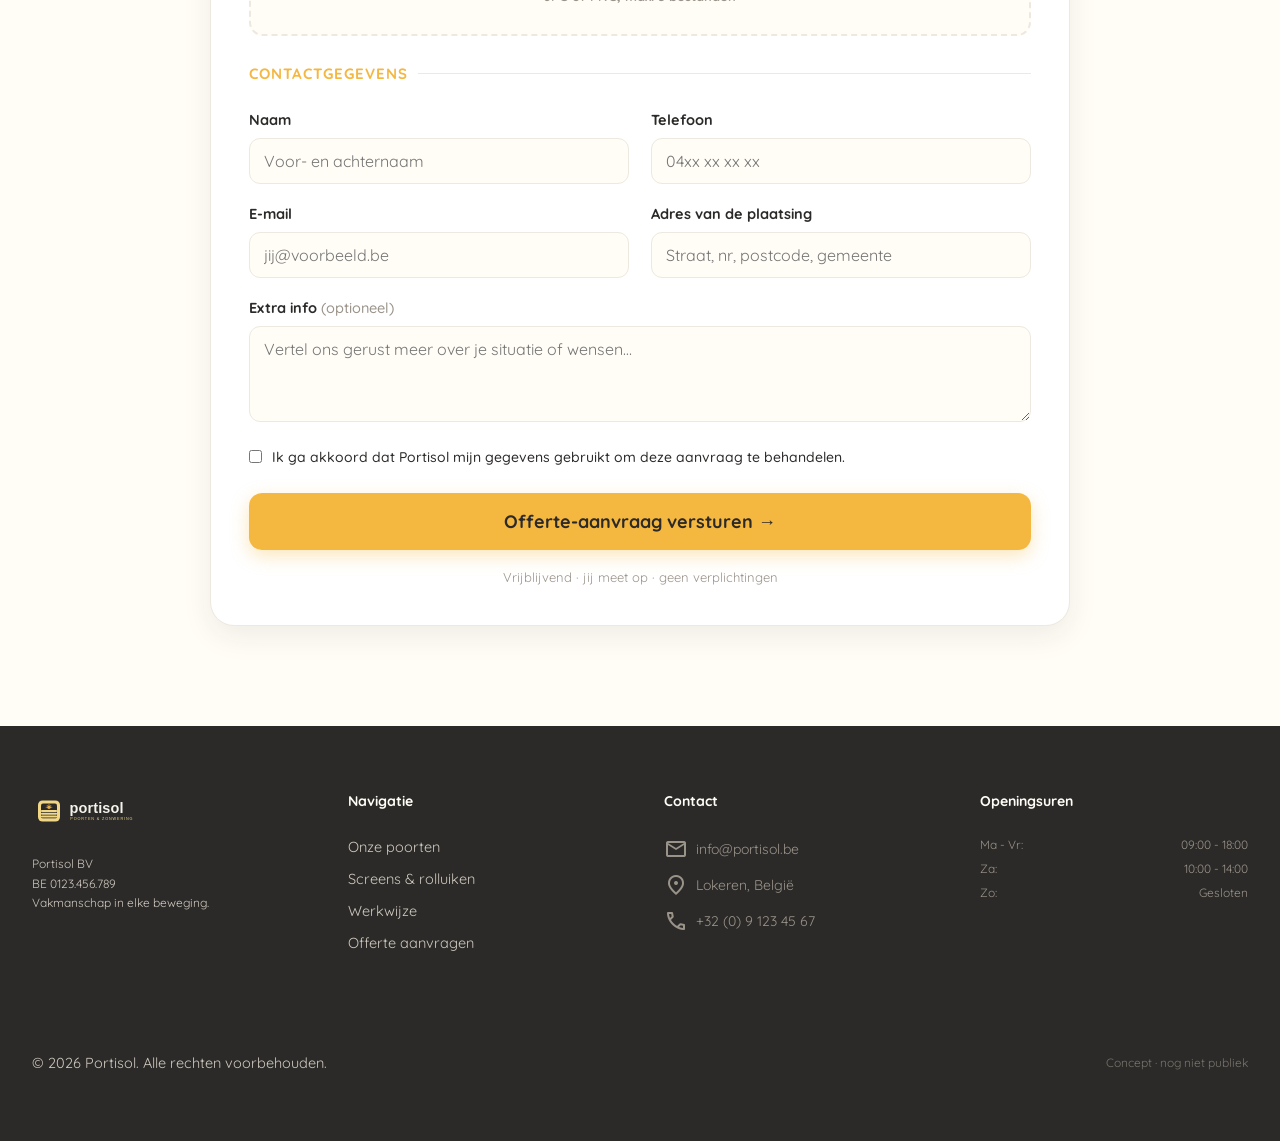
<file: offerte.html>
<!DOCTYPE html>
<html lang="nl">
<head>
<meta charset="utf-8">
<meta name="viewport" content="width=device-width, initial-scale=1">
<title>Prijs & offerte — Portisol</title>
<link rel="preconnect" href="https://fonts.googleapis.com">
<link rel="preconnect" href="https://fonts.gstatic.com" crossorigin>
<link href="https://fonts.googleapis.com/css2?family=Quicksand:wght@400;500;600;700&display=swap" rel="stylesheet">
<link rel="stylesheet" href="styles.css">
<meta name="robots" content="noindex,nofollow"/>
<link rel="stylesheet" href="assets/tw.css">
<link href="https://fonts.googleapis.com/css2?family=Material+Symbols+Outlined:wght,FILL@100..700,0..1&display=swap" rel="stylesheet"/>

<style>.material-symbols-outlined{font-variation-settings:'FILL' 0,'wght' 400,'GRAD' 0,'opsz' 24;vertical-align:middle}</style>
</head>
<body>

<nav class="bg-white/70 backdrop-blur-md sticky top-0 z-50 w-full shadow-sm border-b border-warmgrijs/10">
<div class="flex justify-between items-center px-8 py-4 max-w-7xl mx-auto">
<a class="flex items-center gap-2 group" href="index.html">
<img alt="Portisol Logo" class="h-14 w-auto" src="assets/logo/portisol-horizontaal.svg"/>
</a>
<div class="hidden md:flex gap-8 items-center font-headline tracking-tight font-medium">
<a class="text-antraciet hover:text-amber transition-colors" href="index.html#types">Onze poorten</a>
<a class="text-antraciet hover:text-amber transition-colors" href="index.html#diy">Screens &amp; rolluiken</a>
<a class="text-antraciet hover:text-amber transition-colors" href="index.html#proces">Werkwijze</a>
<a class="text-antraciet hover:text-amber transition-colors" href="index.html#waarom">Waarom Portisol</a>
</div>
<button class="bg-amber hover:bg-amber/90 text-antraciet font-bold px-6 py-2.5 rounded-full shadow-amber-glow transition-all active:scale-95 border-0 cursor-pointer" onclick="location.href='offerte.html'">Offerte aanvragen</button>
</div>
</nav>

<div class="page-hero">
  <span class="eyebrow">Prijs &amp; offerte</span>
  <h1>Wat heb je nodig?</h1>
  <p>Een garagepoort op maat plaatsen we zelf, daarvoor maken we een offerte. Screens en rolluiken bereken je hier meteen zelf.</p>
</div>

<section style="padding-top:24px">
  <div class="container">

    <!-- TABS -->
    <div class="bigtabs">
      <button type="button" id="tab-poort" class="on" onclick="toonTab('poort')">Garagepoort op maat<small>Offerte · mét plaatsing</small></button>
      <button type="button" id="tab-screens" onclick="toonTab('screens')">Screens &amp; rolluiken<small>Direct richtprijs · zelf plaatsen</small></button>
    </div>

    <!-- ============ PANEL: POORT (offerte) ============ -->
    <div class="tabpanel on" id="panel-poort">
      <div class="form-wrap">
        <div class="form-card" style="margin-bottom:22px;display:flex;gap:26px;align-items:center;flex-wrap:wrap">
          <svg viewBox="0 0 260 200" width="220" style="flex:0 0 auto" aria-label="Meethulp">
            <rect x="0" y="0" width="260" height="200" rx="12" fill="#FFFBEF"/>
            <rect x="72" y="48" width="128" height="118" rx="3" fill="#fff" stroke="#2B2A28" stroke-width="3"/>
            <g fill="#FBE08A"><rect x="80" y="56" width="112" height="14" rx="2"/><rect x="80" y="74" width="112" height="14" rx="2"/><rect x="80" y="92" width="112" height="14" rx="2"/></g>
            <g stroke="#F4B740" stroke-width="2" stroke-linecap="round">
              <line x1="72" y1="34" x2="200" y2="34"/><line x1="72" y1="30" x2="78" y2="34"/><line x1="72" y1="38" x2="78" y2="34"/><line x1="200" y1="30" x2="194" y2="34"/><line x1="200" y1="38" x2="194" y2="34"/>
              <line x1="56" y1="48" x2="56" y2="166"/><line x1="52" y1="48" x2="56" y2="54"/><line x1="60" y1="48" x2="56" y2="54"/><line x1="52" y1="166" x2="56" y2="160"/><line x1="60" y1="166" x2="56" y2="160"/>
            </g>
            <text x="136" y="26" text-anchor="middle" font-family="Quicksand" font-size="13" font-weight="700" fill="#8a6d18">Breedte (B)</text>
            <text x="30" y="110" text-anchor="middle" font-family="Quicksand" font-size="13" font-weight="700" fill="#8a6d18" transform="rotate(-90 30 110)">Hoogte (H)</text>
            <line x1="48" y1="176" x2="212" y2="176" stroke="#9A938A" stroke-width="2" stroke-dasharray="4 3"/>
            <text x="136" y="190" text-anchor="middle" font-family="Quicksand" font-size="11" fill="#9A938A">vloer / dorpel</text>
          </svg>
          <div style="flex:1;min-width:240px">
            <h3 style="font-size:18px;margin-bottom:8px">Zo meet je zelf op</h3>
            <ol style="margin:0 0 10px 18px;font-size:14.5px;color:#5c574f">
              <li data-i18n="meet1">Meet de <b>breedte</b> en <b>hoogte</b> van de opening (in cm), op meerdere punten, en noteer de kleinste maat.</li>
              <li data-i18n="meet2">Geef aan of de poort op de <b>vloer</b> of op een <b>dorpel</b> komt.</li>
              <li data-i18n="meet3">Voeg een paar <b>foto's</b> toe, dan controleren wij je maten vóór productie.</li>
            </ol>
            <p class="hint" data-i18n="hintplaats" style="background:var(--botergeel);border-radius:10px;padding:9px 13px;color:#7a5f12">Jij meet op, wij maken de poort op maat en <b>plaatsen ze vakkundig</b>. Twijfel je over een maat? Zet het gerust in "extra info".</p>
          </div>
        </div>
        <div class="notice" id="notice">✓ Bedankt! Je aanvraag is verstuurd. We bekijken alles en contacteren je binnen 2 werkdagen met je offerte op maat.</div>
        <form class="form-card" id="offerteForm" novalidate>
          <div class="form-grid">
            <div class="fieldset-title">Jouw poort</div>

            <div class="field">
              <label for="type">Type poort</label>
              <select id="type" name="type" required>
                <option value="" selected disabled>Maak een keuze…</option>
                <option>Sectionaalpoort</option>
                <option>Kanteldeur</option>
                <option>Rolpoort</option>
                <option>Zijwaartse poort</option>
                <option>Weet ik nog niet / advies gewenst</option>
              </select>
            </div>
            <div class="field">
              <label for="uitzicht">Uitzicht panelen</label>
              <select id="uitzicht" name="uitzicht">
                <option value="" selected disabled>Maak een keuze…</option>
                <option>Vlak (glad)</option>
                <option>Cassette</option>
                <option>Gelijnd</option>
                <option>Woodgrain (houtstructuur)</option>
                <option>Geen voorkeur</option>
              </select>
            </div>

            <div class="field">
              <label for="breedte">Breedte opening <span class="opt">(cm)</span></label>
              <input type="number" id="breedte" name="breedte" min="100" max="700" placeholder="bv. 280">
            </div>
            <div class="field">
              <label for="hoogte">Hoogte opening <span class="opt">(cm)</span></label>
              <input type="number" id="hoogte" name="hoogte" min="150" max="400" placeholder="bv. 215">
            </div>

            <div class="field">
              <label for="kleur">Kleur</label>
              <select id="kleur" name="kleur">
                <option>Wit (standaard)</option>
                <option>Antraciet (standaard)</option>
                <option>Andere RAL-kleur (meerprijs)</option>
              </select>
            </div>
            <div class="field">
              <label for="ral">RAL-code <span class="opt">(bij andere kleur)</span></label>
              <input type="text" id="ral" name="ral" placeholder="bv. RAL 9016">
            </div>

            <div class="field full">
              <label>Opties <span class="opt">(meerdere mogelijk)</span></label>
              <div style="display:flex;flex-wrap:wrap;gap:14px 24px">
                <label style="display:flex;gap:8px;align-items:center;font-weight:500"><input type="checkbox" name="opt" value="isolatie"> Geïsoleerde panelen</label>
                <label style="display:flex;gap:8px;align-items:center;font-weight:500"><input type="checkbox" name="opt" value="loopdeur"> Loopdeur in poort</label>
                <label style="display:flex;gap:8px;align-items:center;font-weight:500"><input type="checkbox" name="opt" value="ramen"> Raampjes</label>
                <label style="display:flex;gap:8px;align-items:center;font-weight:500"><input type="checkbox" name="opt" value="afbraak"> Oude poort afbreken/afvoeren</label>
              </div>
            </div>

            <div class="field full">
              <p class="hint" data-i18n="hintmotor" style="background:var(--botergeel);border-radius:10px;padding:10px 14px;color:#7a5f12">
                ☀️ Onze poorten zijn <b>altijd gemotoriseerd</b> (afstandsbediening inbegrepen). Standaardkleuren wit en antraciet; andere RAL-kleuren mogelijk tegen meerprijs.
              </p>
            </div>

            <div class="fieldset-title">Plaatsing</div>
            <div class="field">
              <label for="plaatsing">Plaatsing op</label>
              <select id="plaatsing" name="plaatsing">
                <option value="" selected disabled>Maak een keuze…</option>
                <option>Op de vloer</option>
                <option>Op een dorpel</option>
                <option>Weet ik niet</option>
              </select>
            </div>
            <div class="field">
              <label for="periode">Gewenste periode</label>
              <select id="periode" name="periode">
                <option value="" selected disabled>Maak een keuze…</option>
                <option>Zo snel mogelijk</option>
                <option>Binnen 1 maand</option>
                <option>Binnen 2-3 maanden</option>
                <option>Flexibel</option>
              </select>
            </div>

            <div class="field full">
              <label>Foto's van je huidige garage <span class="opt">(optioneel, helpt enorm)</span></label>
              <label class="upload" for="fotos">📷 Klik om foto's toe te voegen of sleep ze hierheen<br><span class="hint" id="fileinfo">JPG of PNG, max. 5 bestanden</span></label>
              <input type="file" id="fotos" name="fotos" accept="image/*" multiple style="display:none">
            </div>

            <div class="fieldset-title">Contactgegevens</div>
            <div class="field">
              <label for="naam">Naam</label>
              <input type="text" id="naam" name="naam" required placeholder="Voor- en achternaam">
            </div>
            <div class="field">
              <label for="tel">Telefoon</label>
              <input type="tel" id="tel" name="tel" required placeholder="04xx xx xx xx">
            </div>
            <div class="field">
              <label for="email">E-mail</label>
              <input type="email" id="email" name="email" required placeholder="jij@voorbeeld.be">
            </div>
            <div class="field">
              <label for="adres">Adres van de plaatsing</label>
              <input type="text" id="adres" name="adres" required placeholder="Straat, nr, postcode, gemeente">
            </div>
            <div class="field full">
              <label for="bericht">Extra info <span class="opt">(optioneel)</span></label>
              <textarea id="bericht" name="bericht" placeholder="Vertel ons gerust meer over je situatie of wensen…"></textarea>
            </div>

            <div class="field full" style="margin-top:6px">
              <label style="display:flex;gap:10px;align-items:flex-start;font-weight:500;font-size:14px">
                <input type="checkbox" required style="margin-top:4px"> Ik ga akkoord dat Portisol mijn gegevens gebruikt om deze aanvraag te behandelen.
              </label>
            </div>
            <div class="field full" style="margin-top:6px">
              <button type="submit" class="btn btn-primary btn-lg" style="width:100%;justify-content:center">Offerte-aanvraag versturen →</button>
              <p class="hint" style="text-align:center;margin-top:10px">Vrijblijvend &middot; jij meet op &middot; geen verplichtingen</p>
            </div>
          </div>
        </form>
      </div>
    </div>

    <!-- ============ PANEL: SCREENS (configurator) ============ -->
    <div class="tabpanel" id="panel-screens">
      <div class="usps" style="margin-bottom:34px">
        <div class="usp"><div class="chk">☀️</div><div><h3>Op zonne-energie</h3><p>Ingebouwd zonnepaneel, geen bekabeling. Plaatsen zonder breekwerk of elektricien.</p></div></div>
        <div class="usp"><div class="chk">🔧</div><div><h3>Zelf te plaatsen</h3><p>Geleverd met montagegids. Klaar in een namiddag, met gewoon gereedschap.</p></div></div>
        <div class="usp"><div class="chk">✓</div><div><h3>2 jaar garantie</h3><p>Op motor en doek/lamellen. Kwaliteitsmateriaal, ook al plaats je het zelf.</p></div></div>
      </div>

      <div class="config">
        <div class="config-card">
          <div class="field" style="margin-bottom:18px">
            <label>Product</label>
            <div class="toggle" id="sc-product">
              <button type="button" data-p="screen" class="on">Screen (zonwering)</button>
              <button type="button" data-p="rolluik">Rolluik</button>
            </div>
          </div>
          <div class="form-grid">
            <div class="field">
              <label for="sc-breedte">Breedte <span class="opt">(mm)</span></label>
              <input type="number" id="sc-breedte" min="600" max="4500" step="10" value="2000">
            </div>
            <div class="field">
              <label for="sc-hoogte">Hoogte <span class="opt">(mm)</span></label>
              <input type="number" id="sc-hoogte" min="600" max="3500" step="10" value="1800">
            </div>
            <div class="field full">
              <label for="sc-kleur">Kleur</label>
              <select id="sc-kleur">
                <option value="wit">Wit (standaard)</option>
                <option value="antraciet">Antraciet (standaard)</option>
                <option value="ander">Andere kleur (prijs op aanvraag)</option>
              </select>
            </div>
          </div>
          <p class="config-note">Aandrijving op zonne-energie standaard inbegrepen. Maximaal 4500 × 3500 mm.</p>
        </div>

        <div class="price-card">
          <div class="dot"></div>
          <div class="badge">Richtprijs</div>
          <div class="sub" id="sc-dim">Screen · 2000 × 1800 mm · wit</div>
          <div class="amount" id="sc-incl">€ —</div>
          <div class="sub" id="sc-exclLbl">excl. btw € —</div>
          <div class="lines">
            <div class="row"><span>Oppervlakte</span><span id="sc-m2">— m²</span></div>
            <div class="row"><span>Verkoop (excl. btw)</span><span id="sc-excl">€ —</span></div>
            <div class="row"><span>Btw 21%</span><span id="sc-btw">€ —</span></div>
          </div>
          <div class="feat">
            <span>☀️ Zonne-energie inbegrepen</span>
            <span>✓ 2 jaar garantie</span>
            <span>🚚 Levering aan huis</span>
          </div>
          <a href="#" class="btn btn-ghost" style="width:100%;justify-content:center;margin-top:14px" id="sc-order">Bestellen →</a>
          <p class="config-note">Richtprijs inclusief zonne-aandrijving en levering. De definitieve prijs zie je bij het bestellen.</p>
        </div>
      </div>
    </div>

  </div>
</section>

<footer class="bg-antraciet text-warmgrijs py-16 px-8">
<div class="grid grid-cols-1 md:grid-cols-4 gap-12 max-w-7xl mx-auto">
<div>
<img alt="Portisol Logo" class="h-10 w-auto mb-6 opacity-95" src="assets/logo/portisol-horizontaal-dark.svg"/>
<p class="text-xs leading-relaxed mb-4">Portisol BV<br/>BE 0123.456.789<br/>Vakmanschap in elke beweging.</p>
</div>
<div>
<h5 class="text-creme font-bold mb-6">Navigatie</h5>
<ul class="space-y-3 text-sm list-none p-0 m-0">
<li><a class="hover:text-creme transition-colors" href="index.html#types">Onze poorten</a></li>
<li><a class="hover:text-creme transition-colors" href="index.html#diy">Screens &amp; rolluiken</a></li>
<li><a class="hover:text-creme transition-colors" href="index.html#proces">Werkwijze</a></li>
<li><a class="hover:text-creme transition-colors" href="offerte.html">Offerte aanvragen</a></li>
</ul>
</div>
<div>
<h5 class="text-creme font-bold mb-6">Contact</h5>
<ul class="space-y-3 text-sm list-none p-0 m-0">
<li class="flex items-center gap-2"><span class="material-symbols-outlined text-sm">mail</span> info@portisol.be</li>
<li class="flex items-center gap-2"><span class="material-symbols-outlined text-sm">location_on</span> Lokeren, Belgi&euml;</li>
<li class="flex items-center gap-2"><span class="material-symbols-outlined text-sm">call</span> +32 (0) 9 123 45 67</li>
</ul>
</div>
<div>
<h5 class="text-creme font-bold mb-6">Openingsuren</h5>
<ul class="space-y-2 text-xs list-none p-0 m-0">
<li class="flex justify-between"><span>Ma - Vr:</span> <span>09:00 - 18:00</span></li>
<li class="flex justify-between"><span>Za:</span> <span>10:00 - 14:00</span></li>
<li class="flex justify-between"><span>Zo:</span> <span>Gesloten</span></li>
</ul>
</div>
</div>
<div class="max-w-7xl mx-auto mt-16 pt-8 border-t border-white/10 flex flex-col md:flex-row justify-between items-center gap-4 text-xs">
<p>&copy; 2026 Portisol. Alle rechten voorbehouden.</p>
<div class="flex gap-6"><span class="opacity-70">Concept &middot; nog niet publiek</span></div>
</div>
</footer>

<script>
  // ===== Tabs =====
  function toonTab(t){
    document.getElementById('panel-poort').classList.toggle('on', t==='poort');
    document.getElementById('panel-screens').classList.toggle('on', t==='screens');
    document.getElementById('tab-poort').classList.toggle('on', t==='poort');
    document.getElementById('tab-screens').classList.toggle('on', t==='screens');
    if (history.replaceState) history.replaceState(null,'','#'+t);
  }
  if (location.hash === '#screens') toonTab('screens');

  // ===== Offerteformulier (poort) =====
  const fotos = document.getElementById('fotos');
  const fileinfo = document.getElementById('fileinfo');
  fotos.addEventListener('change', () => {
    const n = fotos.files.length;
    fileinfo.textContent = n ? `${n} bestand(en) geselecteerd` : 'JPG of PNG, max. 5 bestanden';
  });
  document.getElementById('offerteForm').addEventListener('submit', (e) => {
    e.preventDefault();
    if (!e.target.checkValidity()) { e.target.reportValidity(); return; }
    const notice = document.getElementById('notice');
    notice.classList.add('show');
    e.target.reset();
    fileinfo.textContent = 'JPG of PNG, max. 5 bestanden';
    notice.scrollIntoView({behavior:'smooth', block:'center'});
  });

  // ===== Richtprijs-configurator (screens/rolluiken) =====
  // INTERN: definitieve prijs = HxL-leveranciersmatrix ÷ 2 × 1,30 (matrix was incl. plaatsing;
  //   ÷2 ≈ goederenprijs, +30% marge). Marge nog te bevestigen. Matrix nog in te laden (Excel).
  // Tot dan: PLACEHOLDER per-m²-tarief als richtprijs. Geen plaatsing (DIY) → btw 21%.
  const AANKOOP_PER_M2 = { screen: 110, rolluik: 145 };  // €/m² — VOORBEELD, vervangen door matrix
  const MARGE = 1.30, BTW = 0.21, MIN_VERKOOP = 149;
  let product = 'screen';
  const $ = id => document.getElementById(id);
  const eur = n => '€ ' + n.toLocaleString('nl-BE', {minimumFractionDigits:2, maximumFractionDigits:2});

  function bereken(){
    const b = Math.max(0, +$('sc-breedte').value || 0);
    const h = Math.max(0, +$('sc-hoogte').value || 0);
    const kleur = $('sc-kleur').value;
    const m2 = (b/1000) * (h/1000);
    $('sc-m2').textContent = m2.toFixed(2).replace('.', ',') + ' m²';
    $('sc-dim').textContent = (product==='screen'?'Screen':'Rolluik') + ' · ' + b + ' × ' + h + ' mm · ' + kleur;
    if (kleur === 'ander') {
      $('sc-incl').textContent = 'Op aanvraag'; $('sc-exclLbl').textContent = '';
      $('sc-excl').textContent = '—'; $('sc-btw').textContent = '—'; return;
    }
    let verkoopExcl = Math.max(MIN_VERKOOP, m2 * AANKOOP_PER_M2[product] * MARGE);
    const btw = verkoopExcl * BTW, incl = verkoopExcl + btw;
    $('sc-excl').textContent = eur(verkoopExcl);
    $('sc-btw').textContent = eur(btw);
    $('sc-incl').textContent = eur(incl);
    $('sc-exclLbl').textContent = 'excl. btw ' + eur(verkoopExcl);
  }
  document.querySelectorAll('#sc-product button').forEach(btn => {
    btn.addEventListener('click', () => {
      document.querySelectorAll('#sc-product button').forEach(b => b.classList.remove('on'));
      btn.classList.add('on'); product = btn.dataset.p; bereken();
    });
  });
  ['sc-breedte','sc-hoogte','sc-kleur'].forEach(id => $(id).addEventListener('input', bereken));
  $('sc-order').addEventListener('click', (e) => {
    e.preventDefault();
    alert('Bedankt! In de echte versie ga je hier naar de checkout: afrekenen met Bancontact of QR, en thuislevering. (Demo)');
  });
  bereken();

  // ===== Samenstelling overnemen uit de configurator (één trechter) =====
  (function () {
    var raw; try { raw = localStorage.getItem('pt-config'); } catch (e) {}
    if (!raw) return;
    var c; try { c = JSON.parse(raw); } catch (e) { return; }
    try { localStorage.removeItem('pt-config'); } catch (e) {}
    if (c.cat && c.cat !== 'poort') { try { toonTab('screens'); } catch (e) {} }
    var tabs = document.querySelector('.bigtabs');
    if (tabs && tabs.parentNode) {
      var b = document.createElement('div');
      b.setAttribute('data-i18n-skip', '');
      b.style.cssText = "background:#FFFBEF;border:1px solid #f0e4c2;border-radius:14px;padding:14px 16px;margin-bottom:18px;font-size:14px;color:#5c574f;display:flex;gap:10px;align-items:flex-start";
      b.innerHTML = '<span class="material-symbols-outlined" style="color:#F4B740">tune</span><div><b style="color:#2B2A28">Jouw samenstelling uit de configurator:</b> ' +
        (c.tekst || '') + (c.prijs ? ' &middot; <b style="color:#2B2A28">richtprijs ' + c.prijs + '</b>' : '') +
        '<br><span style="font-size:12.5px;color:#9A938A">Je keuzes staan hieronder al ingevuld. Vul enkel je contactgegevens nog aan, dan bezorgen we je een offerte op maat.</span></div>';
      tabs.parentNode.insertBefore(b, tabs);
    }

    // zet een <select> op de optie waarvan de tekst overeenkomt
    function setSelectByText(id, txt) {
      var sel = document.getElementById(id);
      if (!sel || !txt) return;
      for (var i = 0; i < sel.options.length; i++) {
        if (sel.options[i].text === txt) { sel.selectedIndex = i; break; }
      }
    }

    if (c.cat === 'poort') {
      var TYPE = { sectionaal:'Sectionaalpoort', kantel:'Kanteldeur', rol:'Rolpoort', zij:'Zijwaartse poort' };
      var LOOK = { vlak:'Vlak (glad)', cassette:'Cassette', gelijnd:'Gelijnd', hout:'Woodgrain (houtstructuur)' };
      setSelectByText('type', TYPE[c.type]);
      setSelectByText('uitzicht', LOOK[c.look]);

      var br = document.getElementById('breedte'), ho = document.getElementById('hoogte'),
          ral = document.getElementById('ral'), ber = document.getElementById('bericht');
      if (br && c.br) br.value = c.br;
      if (ho && c.ho) ho.value = c.ho;

      if (c.kleur === '9016') setSelectByText('kleur', 'Wit (standaard)');
      else if (c.kleur === '7016') setSelectByText('kleur', 'Antraciet (standaard)');
      else { setSelectByText('kleur', 'Andere RAL-kleur (meerprijs)'); if (ral && c.kleurTxt) ral.value = c.kleurTxt; }

      if (c.ramen) { var cb = document.querySelector('input[name="opt"][value="ramen"]'); if (cb) cb.checked = true; }

      if (ber) ber.value = c.prijs ? ('Richtprijs uit configurator: ' + c.prijs) : '';
    } else {
      // Screens & rolluiken: dims (cm -> mm), product en kleur overnemen
      var prodBtn = document.querySelector('#sc-product button[data-p="' + (c.cat === 'rolluik' ? 'rolluik' : 'screen') + '"]');
      if (prodBtn) prodBtn.click();
      var scb = document.getElementById('sc-breedte'), sch = document.getElementById('sc-hoogte'),
          sck = document.getElementById('sc-kleur');
      if (scb && c.br) scb.value = Math.round(c.br * 10);
      if (sch && c.ho) sch.value = Math.round(c.ho * 10);
      if (sck) sck.value = (c.kleur === '9016') ? 'wit' : (c.kleur === '7016') ? 'antraciet' : 'ander';
      if (scb) scb.dispatchEvent(new Event('input'));
    }
  })();
</script>
<script defer src="assets/i18n.js"></script>
<script defer src="assets/site-content.js"></script>
</body>
</html>
</file>
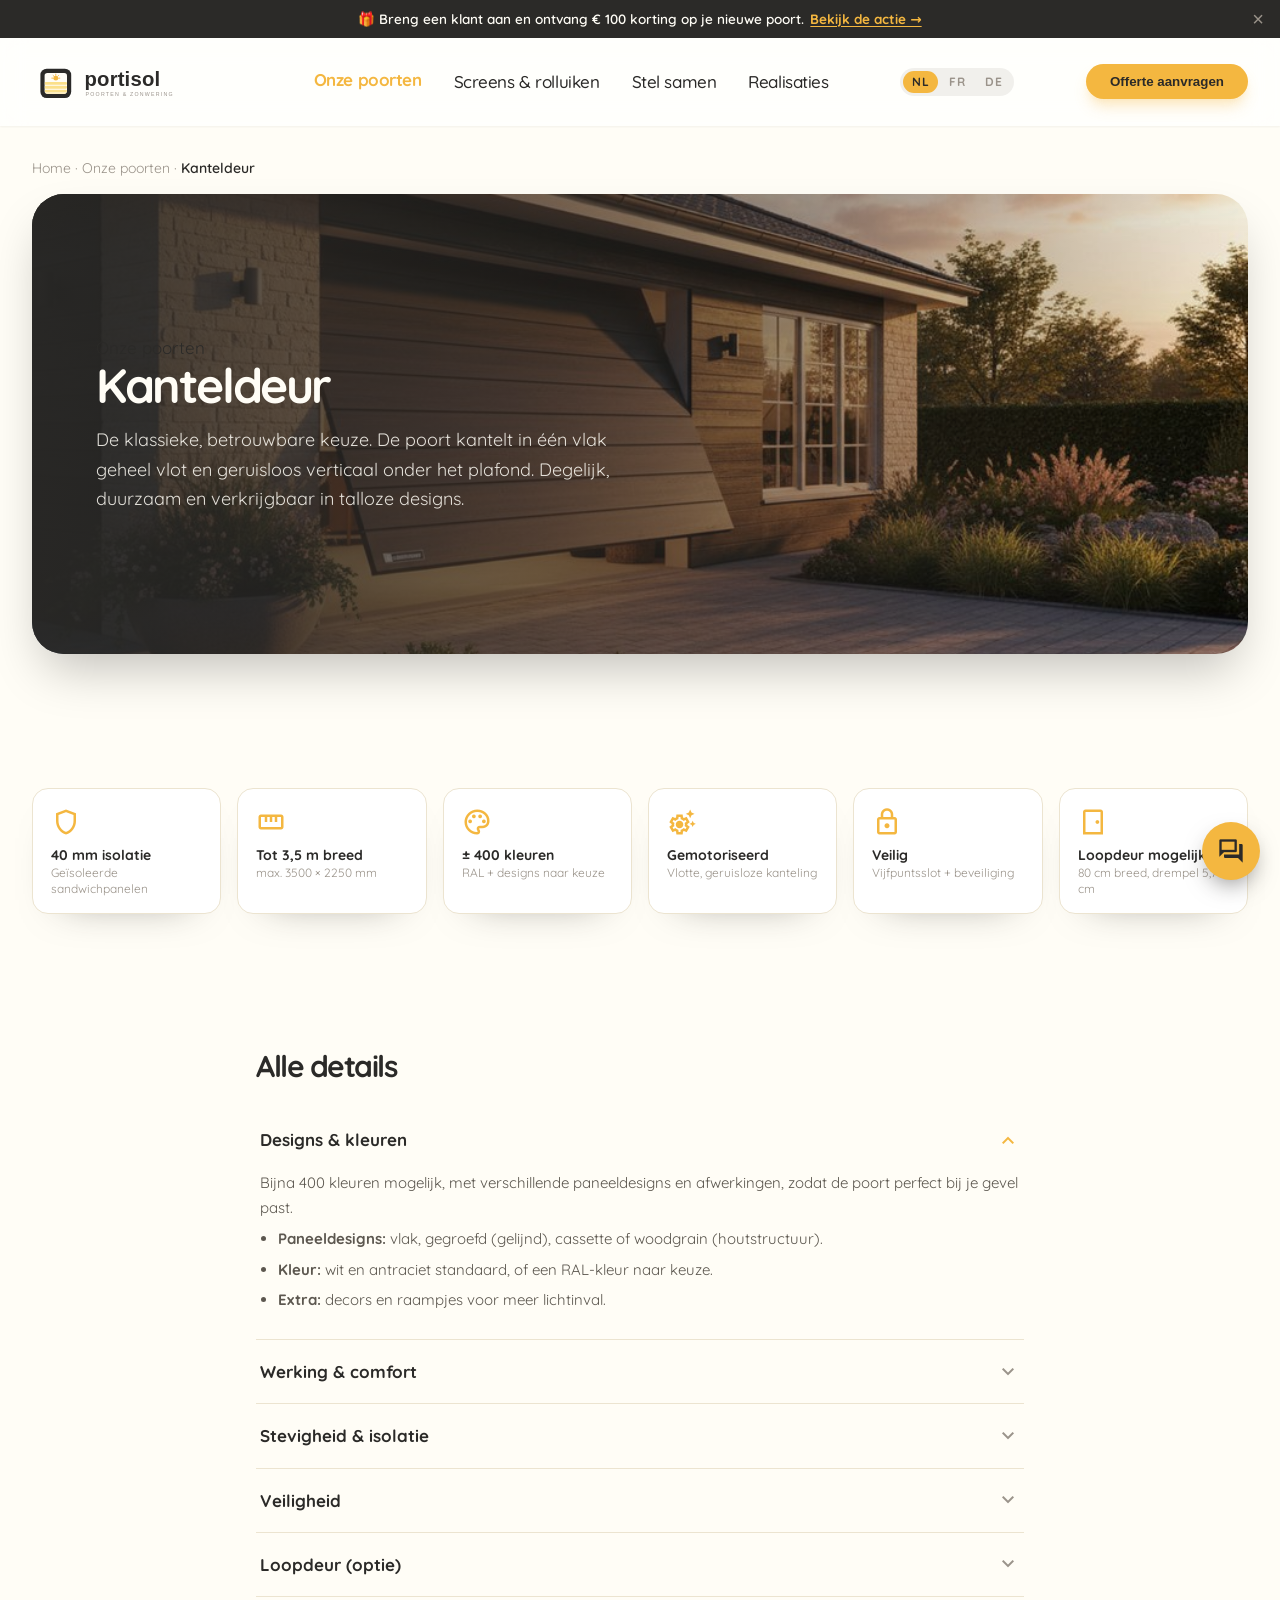
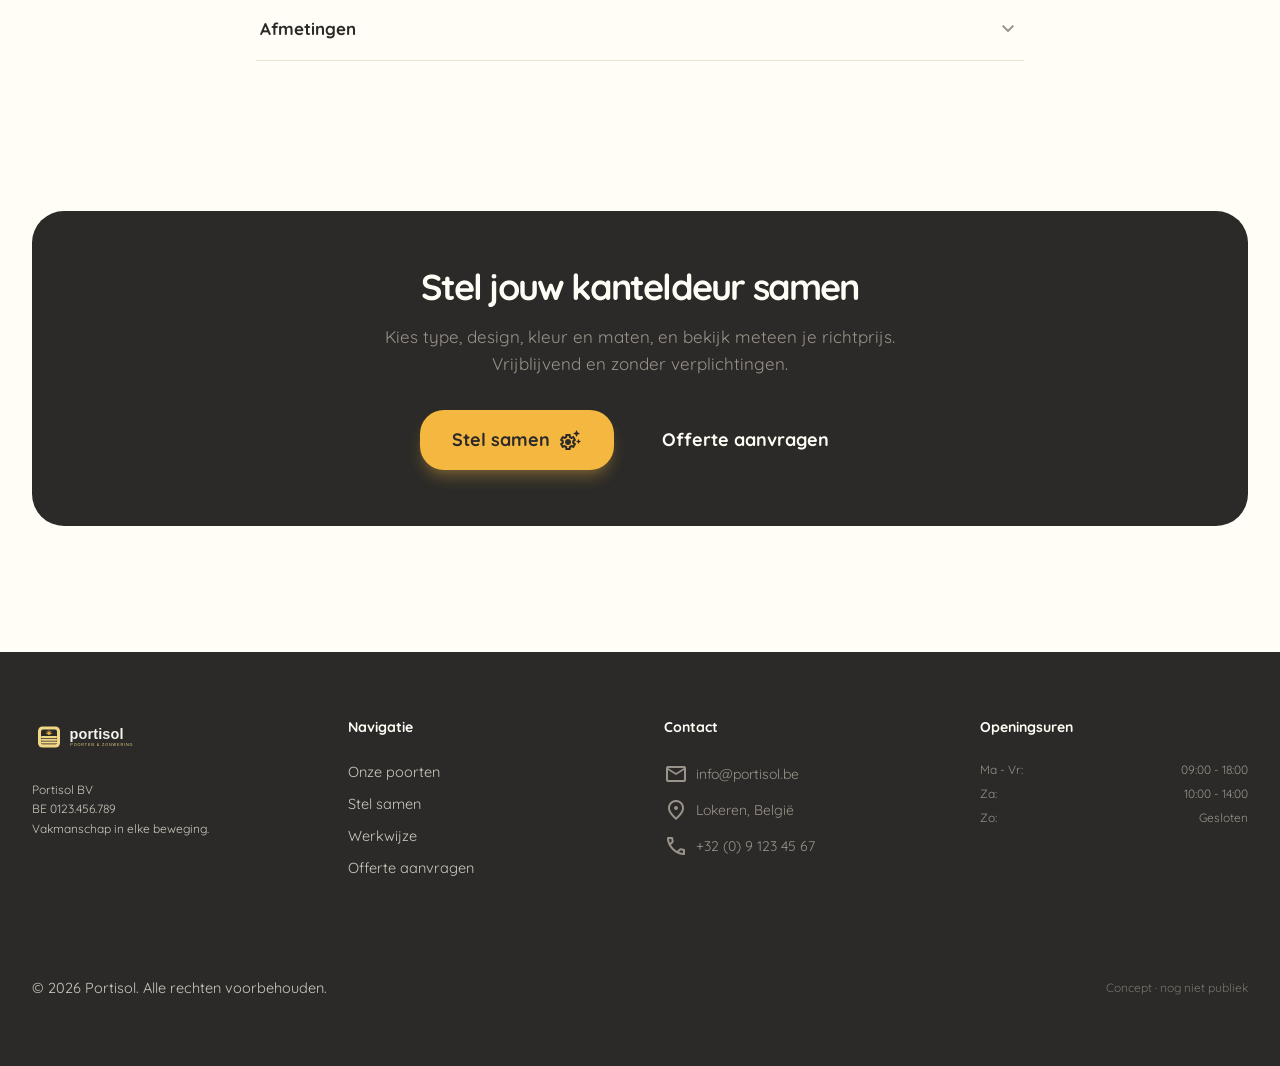
<file: poort-kantel.html>
<!doctype html>
<html lang="nl"><head>
<meta charset="utf-8">
<meta name="viewport" content="width=device-width, initial-scale=1">
<title>Kanteldeur — Portisol</title>
<meta name="robots" content="noindex,nofollow">
<link rel="preconnect" href="https://fonts.googleapis.com">
<link href="https://fonts.googleapis.com/css2?family=Quicksand:wght@400;500;600;700&display=swap" rel="stylesheet">
<link rel="stylesheet" href="styles.css">
<link rel="stylesheet" href="assets/tw.css">
<link href="https://fonts.googleapis.com/css2?family=Material+Symbols+Outlined:wght,FILL@100..700,0..1&display=swap" rel="stylesheet"/>

<style>
  .material-symbols-outlined{font-variation-settings:'FILL' 0,'wght' 400,'GRAD' 0,'opsz' 24;vertical-align:middle}
  .spec{background:#fff;border:1px solid #ece4d0;border-radius:16px;padding:18px 18px 16px;box-shadow:0 18px 40px -32px rgba(43,42,40,.55)}
  .spec .material-symbols-outlined{font-size:30px;color:#F4B740}
  details.acc{border-bottom:1px solid #ece4d0}
  details.acc summary{list-style:none;cursor:pointer;display:flex;justify-content:space-between;align-items:center;
    padding:18px 4px;font-weight:700;font-size:17px;color:#2B2A28}
  details.acc summary::-webkit-details-marker{display:none}
  details.acc summary .material-symbols-outlined{color:#9A938A;transition:transform .2s}
  details.acc[open] summary .material-symbols-outlined{transform:rotate(180deg);color:#F4B740}
  details.acc .body{padding:0 4px 20px;color:#5c574f;font-size:15px;line-height:1.65}
  details.acc .body ul{margin:6px 0 0;padding-left:18px}
  details.acc .body li{margin-bottom:6px}
</style>
</head><body>

<nav class="bg-white/70 backdrop-blur-md sticky top-0 z-50 w-full shadow-sm border-b border-warmgrijs/10">
<div class="flex justify-between items-center px-8 py-4 max-w-7xl mx-auto">
<a class="flex items-center gap-2 group" href="index.html">
<img alt="Portisol Logo" class="h-14 w-auto" src="assets/logo/portisol-horizontaal.svg"/>
</a>
<div class="hidden md:flex gap-8 items-center font-headline tracking-tight font-medium">
<a class="text-amber font-bold border-b-2 border-amber pb-1" href="index.html#types">Onze poorten</a>
<a class="text-antraciet hover:text-amber transition-colors" href="index.html#diy">Screens &amp; rolluiken</a>
<a class="text-antraciet hover:text-amber transition-colors" href="configurator.html">Stel samen</a>
<a class="text-antraciet hover:text-amber transition-colors" href="realisaties.html">Realisaties</a>
</div>
<button class="bg-amber hover:bg-amber/90 text-antraciet font-bold px-6 py-2.5 rounded-full shadow-amber-glow transition-all active:scale-95 border-0 cursor-pointer" onclick="location.href='offerte.html'">Offerte aanvragen</button>
</div>
</nav>

<!-- Hero banner -->
<section class="px-6 lg:px-8 pt-8">
<div class="max-w-7xl mx-auto">
<nav class="text-sm text-warmgrijs mb-4" aria-label="Kruimelpad"><a class="hover:text-amber" href="index.html">Home</a> · <a class="hover:text-amber" href="index.html#types">Onze poorten</a> · <span class="text-antraciet font-semibold">Kanteldeur</span></nav>
<div class="relative overflow-hidden rounded-[2rem] shadow-2xl">
<img class="w-full h-[380px] lg:h-[460px] object-cover" alt="Kanteldeur op een woning in warm avondlicht" src="assets/img/type-kantel.jpg"/>
<div class="absolute inset-0 bg-gradient-to-r from-antraciet/90 via-antraciet/55 to-antraciet/5"></div>
<div class="absolute inset-0 flex items-center">
<div class="w-full max-w-2xl px-8 sm:px-12 lg:px-16">
<span class="pill-eyebrow mb-5">Onze poorten</span>
<h1 class="text-4xl sm:text-5xl font-extrabold text-creme tracking-tighter leading-[1.1] mb-4">Kanteldeur</h1>
<p class="text-lg text-creme/85 max-w-xl leading-relaxed">De klassieke, betrouwbare keuze. De poort kantelt in één vlak geheel vlot en geruisloos verticaal onder het plafond. Degelijk, duurzaam en verkrijgbaar in talloze designs.</p>
</div>
</div>
</div>
</div>
</section>

<section class="px-6 lg:px-8 py-16">
<div class="max-w-7xl mx-auto">
<div class="grid grid-cols-2 md:grid-cols-3 lg:grid-cols-6 gap-4">
<div class="spec"><span class="material-symbols-outlined">shield</span><p class="font-bold text-antraciet text-sm mt-2">40 mm isolatie</p><p class="text-xs text-warmgrijs">Geïsoleerde sandwichpanelen</p></div>
<div class="spec"><span class="material-symbols-outlined">straighten</span><p class="font-bold text-antraciet text-sm mt-2">Tot 3,5 m breed</p><p class="text-xs text-warmgrijs">max. 3500 × 2250 mm</p></div>
<div class="spec"><span class="material-symbols-outlined">palette</span><p class="font-bold text-antraciet text-sm mt-2">± 400 kleuren</p><p class="text-xs text-warmgrijs">RAL + designs naar keuze</p></div>
<div class="spec"><span class="material-symbols-outlined">settings_suggest</span><p class="font-bold text-antraciet text-sm mt-2">Gemotoriseerd</p><p class="text-xs text-warmgrijs">Vlotte, geruisloze kanteling</p></div>
<div class="spec"><span class="material-symbols-outlined">lock</span><p class="font-bold text-antraciet text-sm mt-2">Veilig</p><p class="text-xs text-warmgrijs">Vijfpuntsslot + beveiliging</p></div>
<div class="spec"><span class="material-symbols-outlined">sensor_door</span><p class="font-bold text-antraciet text-sm mt-2">Loopdeur mogelijk</p><p class="text-xs text-warmgrijs">80 cm breed, drempel 5,7 cm</p></div>
</div>
</div>
</section>

<section class="px-6 lg:px-8 pb-20">
<div class="max-w-3xl mx-auto">
<h2 class="text-3xl font-extrabold text-antraciet tracking-tighter mb-6">Alle details</h2>
<details class="acc" open>
<summary>Designs &amp; kleuren <span class="material-symbols-outlined">expand_more</span></summary>
<div class="body">
Bijna 400 kleuren mogelijk, met verschillende paneeldesigns en afwerkingen, zodat de poort perfect bij je gevel past.
<ul>
<li><b>Paneeldesigns:</b> vlak, gegroefd (gelijnd), cassette of woodgrain (houtstructuur).</li>
<li><b>Kleur:</b> wit en antraciet standaard, of een RAL-kleur naar keuze.</li>
<li><b>Extra:</b> decors en raampjes voor meer lichtinval.</li>
</ul></div>
</details>

<details class="acc">
<summary>Werking &amp; comfort <span class="material-symbols-outlined">expand_more</span></summary>
<div class="body">De poort kantelt in één vlak geheel verticaal onder het plafond, <b>vlot en geruisloos</b>, en sluit goed en geïsoleerd.</div>
</details>

<details class="acc">
<summary>Stevigheid &amp; isolatie <span class="material-symbols-outlined">expand_more</span></summary>
<div class="body">Extra stevig dankzij profielen uit geëxtrudeerd aluminium (15 en 20/10de). De panelen van <b>40 mm</b> zijn geïsoleerd voor een betere isolatie.</div>
</details>

<details class="acc">
<summary>Veiligheid <span class="material-symbols-outlined">expand_more</span></summary>
<div class="body"><ul><li><b>Vijfpuntsslot</b> tegen inbraak.</li><li>Elektrische beveiliging zodat de poort niet onverwacht kan zakken.</li></ul></div>
</details>

<details class="acc">
<summary>Loopdeur (optie) <span class="material-symbols-outlined">expand_more</span></summary>
<div class="body">Comfortabele toegang met een deurbreedte van <b>80 cm</b> en een lage drempel van <b>5,7 cm</b>.</div>
</details>

<details class="acc">
<summary>Afmetingen <span class="material-symbols-outlined">expand_more</span></summary>
<div class="body"><ul><li>Maximumbreedte <b>3500 mm</b>, maximumhoogte <b>2250 mm</b>.</li><li>Altijd op maat gemaakt: de definitieve maten controleren we vóór productie.</li></ul></div>
</details>
</div>
</section>

<section class="px-6 lg:px-8 pb-24">
<div class="max-w-7xl mx-auto bg-antraciet rounded-[2rem] px-8 py-14 text-center">
<h2 class="text-3xl lg:text-4xl font-extrabold text-creme tracking-tighter mb-4">Stel jouw kanteldeur samen</h2>
<p class="text-warmgrijs max-w-xl mx-auto mb-8">Kies type, design, kleur en maten, en bekijk meteen je richtprijs. Vrijblijvend en zonder verplichtingen.</p>
<div class="flex flex-col sm:flex-row gap-4 justify-center">
<a class="bg-amber text-antraciet font-bold px-8 py-4 rounded-xl shadow-amber-glow hover:-translate-y-1 transition-all text-lg inline-flex items-center justify-center gap-2" href="configurator.html#cat=poort">Stel samen <span class="material-symbols-outlined">settings_suggest</span></a>
<a class="border-2 border-creme/70 text-creme font-bold px-8 py-4 rounded-xl hover:bg-creme hover:text-antraciet transition-all text-lg inline-flex items-center justify-center gap-2" href="offerte.html">Offerte aanvragen</a>
</div>
</div>
</section>

<footer class="bg-antraciet text-warmgrijs py-16 px-8">
<div class="grid grid-cols-1 md:grid-cols-4 gap-12 max-w-7xl mx-auto">
<div>
<img alt="Portisol Logo" class="h-10 w-auto mb-6 opacity-95" src="assets/logo/portisol-horizontaal-dark.svg"/>
<p class="text-xs leading-relaxed mb-4">Portisol BV<br/>BE 0123.456.789<br/>Vakmanschap in elke beweging.</p>
</div>
<div>
<h5 class="text-creme font-bold mb-6">Navigatie</h5>
<ul class="space-y-3 text-sm list-none p-0 m-0">
<li><a class="hover:text-creme transition-colors" href="index.html#types">Onze poorten</a></li>
<li><a class="hover:text-creme transition-colors" href="configurator.html">Stel samen</a></li>
<li><a class="hover:text-creme transition-colors" href="index.html#proces">Werkwijze</a></li>
<li><a class="hover:text-creme transition-colors" href="offerte.html">Offerte aanvragen</a></li>
</ul>
</div>
<div>
<h5 class="text-creme font-bold mb-6">Contact</h5>
<ul class="space-y-3 text-sm list-none p-0 m-0">
<li class="flex items-center gap-2"><span class="material-symbols-outlined text-sm">mail</span> info@portisol.be</li>
<li class="flex items-center gap-2"><span class="material-symbols-outlined text-sm">location_on</span> Lokeren, Belgi&euml;</li>
<li class="flex items-center gap-2"><span class="material-symbols-outlined text-sm">call</span> +32 (0) 9 123 45 67</li>
</ul>
</div>
<div>
<h5 class="text-creme font-bold mb-6">Openingsuren</h5>
<ul class="space-y-2 text-xs list-none p-0 m-0">
<li class="flex justify-between"><span>Ma - Vr:</span> <span>09:00 - 18:00</span></li>
<li class="flex justify-between"><span>Za:</span> <span>10:00 - 14:00</span></li>
<li class="flex justify-between"><span>Zo:</span> <span>Gesloten</span></li>
</ul>
</div>
</div>
<div class="max-w-7xl mx-auto mt-16 pt-8 border-t border-white/10 flex flex-col md:flex-row justify-between items-center gap-4 text-xs">
<p>&copy; 2026 Portisol. Alle rechten voorbehouden.</p>
<div class="flex gap-6"><span class="opacity-70">Concept · nog niet publiek</span></div>
</div>
</footer>
<script defer src="assets/i18n.js"></script>
<script defer src="assets/site-content.js"></script>
</body>
</html>
</file>
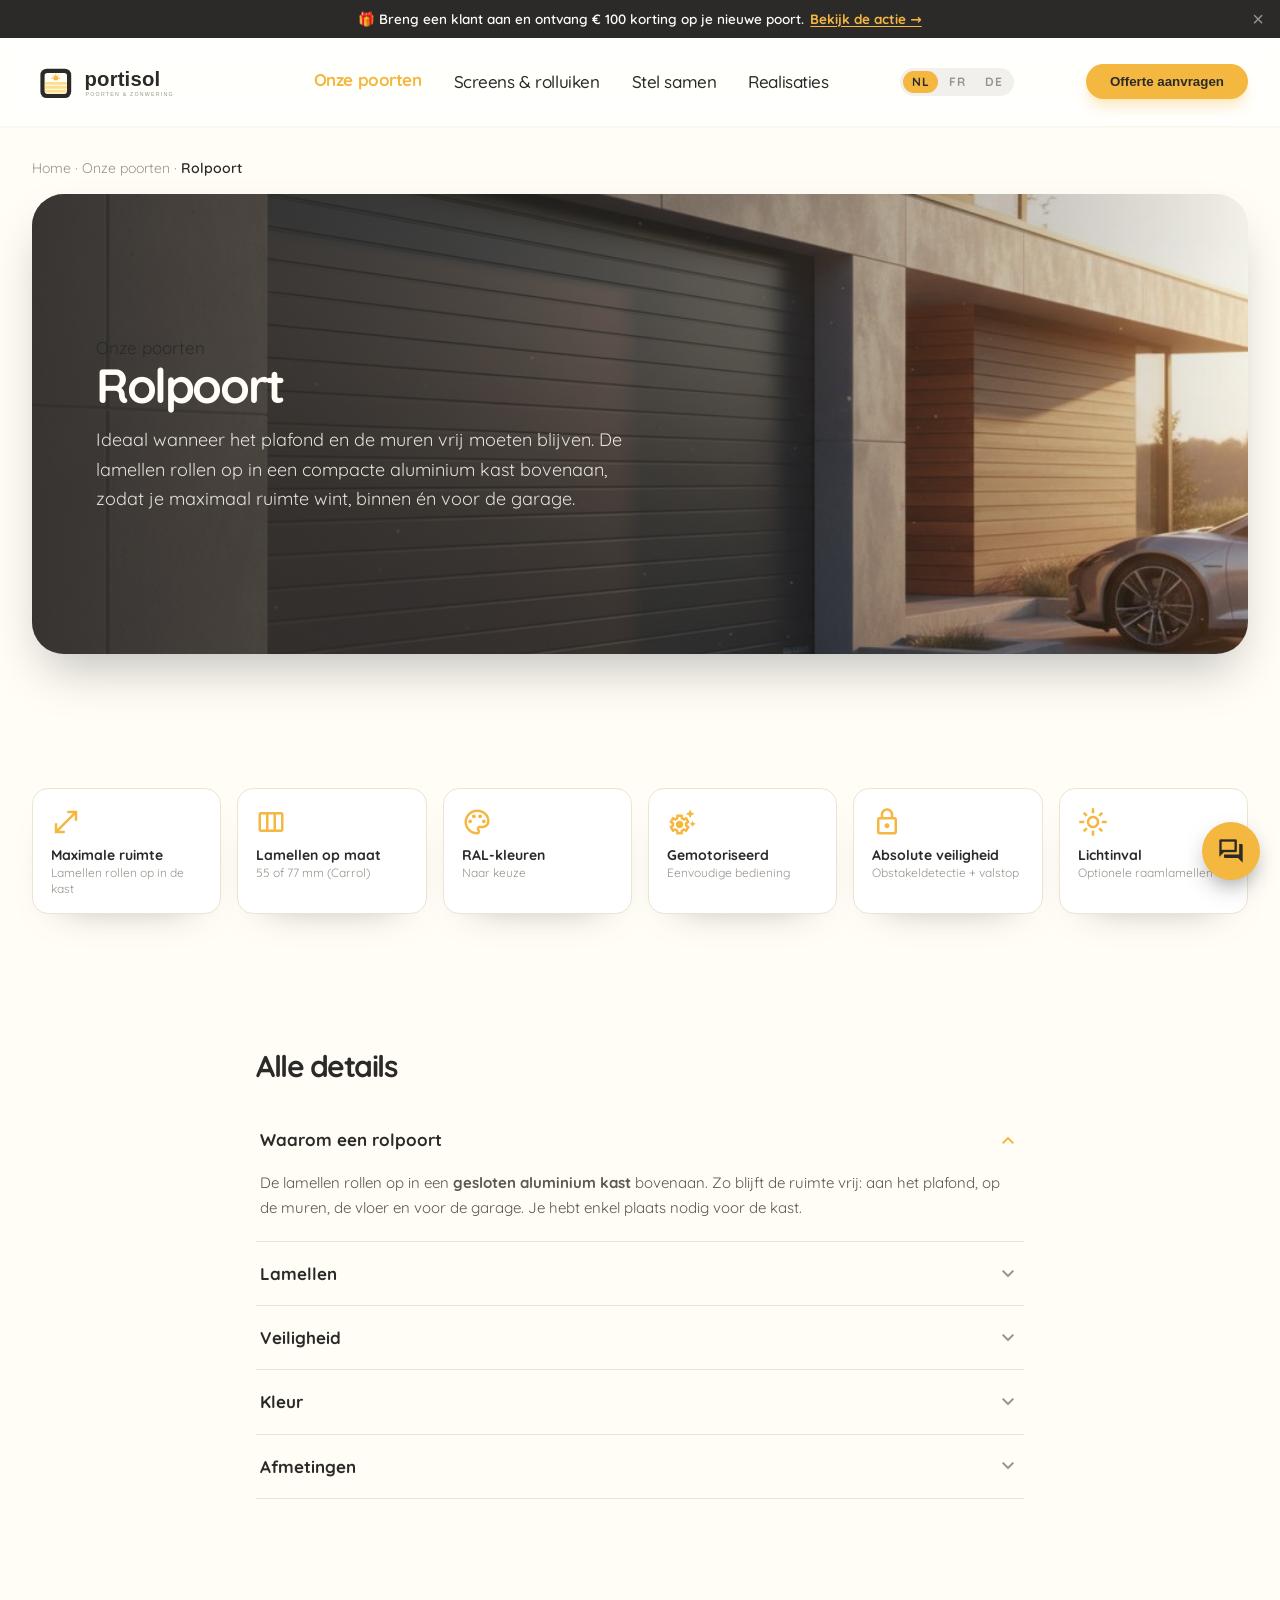
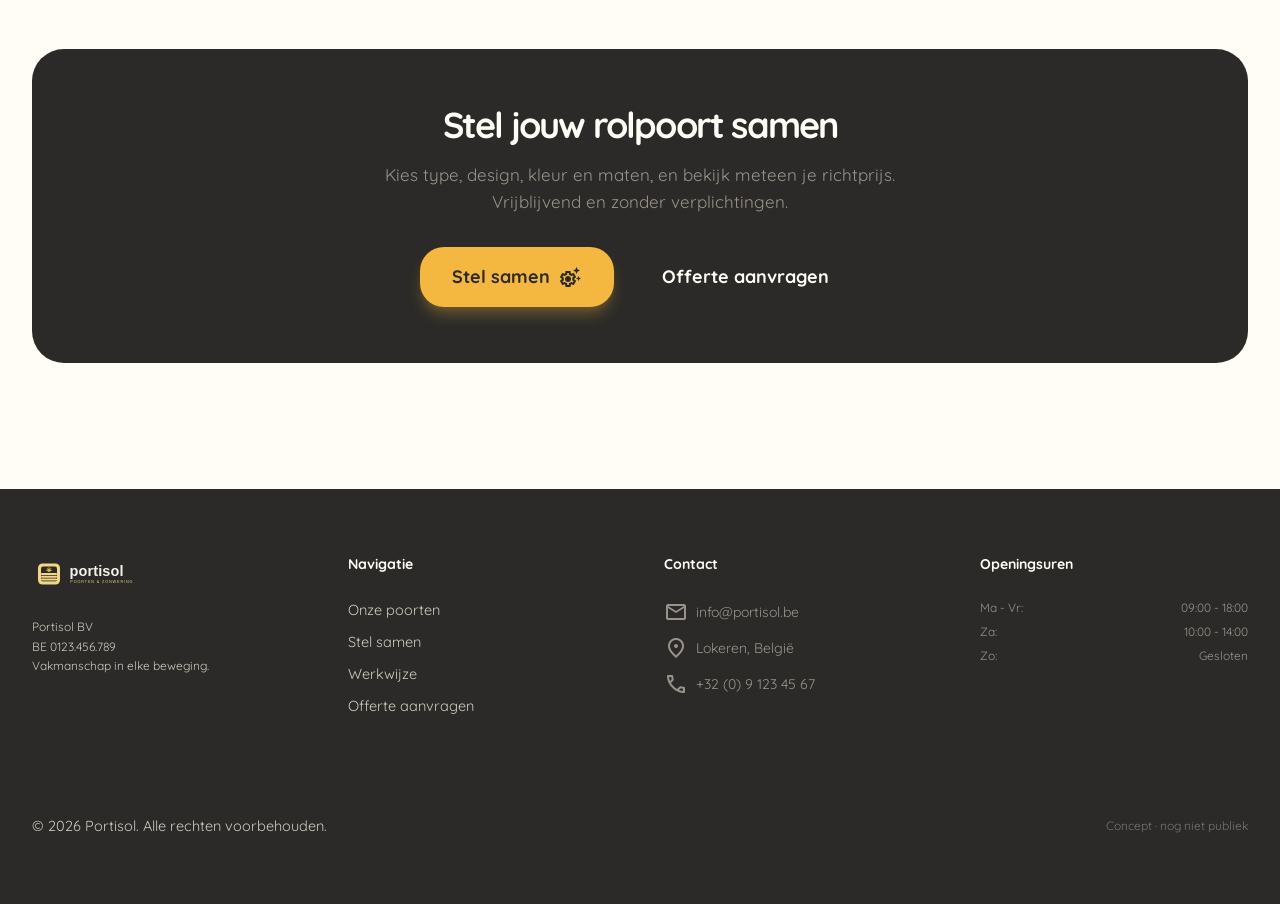
<file: poort-rol.html>
<!doctype html>
<html lang="nl"><head>
<meta charset="utf-8">
<meta name="viewport" content="width=device-width, initial-scale=1">
<title>Rolpoort — Portisol</title>
<meta name="robots" content="noindex,nofollow">
<link rel="preconnect" href="https://fonts.googleapis.com">
<link href="https://fonts.googleapis.com/css2?family=Quicksand:wght@400;500;600;700&display=swap" rel="stylesheet">
<link rel="stylesheet" href="styles.css">
<link rel="stylesheet" href="assets/tw.css">
<link href="https://fonts.googleapis.com/css2?family=Material+Symbols+Outlined:wght,FILL@100..700,0..1&display=swap" rel="stylesheet"/>

<style>
  .material-symbols-outlined{font-variation-settings:'FILL' 0,'wght' 400,'GRAD' 0,'opsz' 24;vertical-align:middle}
  .spec{background:#fff;border:1px solid #ece4d0;border-radius:16px;padding:18px 18px 16px;box-shadow:0 18px 40px -32px rgba(43,42,40,.55)}
  .spec .material-symbols-outlined{font-size:30px;color:#F4B740}
  details.acc{border-bottom:1px solid #ece4d0}
  details.acc summary{list-style:none;cursor:pointer;display:flex;justify-content:space-between;align-items:center;
    padding:18px 4px;font-weight:700;font-size:17px;color:#2B2A28}
  details.acc summary::-webkit-details-marker{display:none}
  details.acc summary .material-symbols-outlined{color:#9A938A;transition:transform .2s}
  details.acc[open] summary .material-symbols-outlined{transform:rotate(180deg);color:#F4B740}
  details.acc .body{padding:0 4px 20px;color:#5c574f;font-size:15px;line-height:1.65}
  details.acc .body ul{margin:6px 0 0;padding-left:18px}
  details.acc .body li{margin-bottom:6px}
</style>
</head><body>

<nav class="bg-white/70 backdrop-blur-md sticky top-0 z-50 w-full shadow-sm border-b border-warmgrijs/10">
<div class="flex justify-between items-center px-8 py-4 max-w-7xl mx-auto">
<a class="flex items-center gap-2 group" href="index.html">
<img alt="Portisol Logo" class="h-14 w-auto" src="assets/logo/portisol-horizontaal.svg"/>
</a>
<div class="hidden md:flex gap-8 items-center font-headline tracking-tight font-medium">
<a class="text-amber font-bold border-b-2 border-amber pb-1" href="index.html#types">Onze poorten</a>
<a class="text-antraciet hover:text-amber transition-colors" href="index.html#diy">Screens &amp; rolluiken</a>
<a class="text-antraciet hover:text-amber transition-colors" href="configurator.html">Stel samen</a>
<a class="text-antraciet hover:text-amber transition-colors" href="realisaties.html">Realisaties</a>
</div>
<button class="bg-amber hover:bg-amber/90 text-antraciet font-bold px-6 py-2.5 rounded-full shadow-amber-glow transition-all active:scale-95 border-0 cursor-pointer" onclick="location.href='offerte.html'">Offerte aanvragen</button>
</div>
</nav>

<!-- Hero banner -->
<section class="px-6 lg:px-8 pt-8">
<div class="max-w-7xl mx-auto">
<nav class="text-sm text-warmgrijs mb-4" aria-label="Kruimelpad"><a class="hover:text-amber" href="index.html">Home</a> · <a class="hover:text-amber" href="index.html#types">Onze poorten</a> · <span class="text-antraciet font-semibold">Rolpoort</span></nav>
<div class="relative overflow-hidden rounded-[2rem] shadow-2xl">
<img class="w-full h-[380px] lg:h-[460px] object-cover" alt="Rolpoort op een woning in warm avondlicht" src="assets/img/type-rol.jpg"/>
<div class="absolute inset-0 bg-gradient-to-r from-antraciet/90 via-antraciet/55 to-antraciet/5"></div>
<div class="absolute inset-0 flex items-center">
<div class="w-full max-w-2xl px-8 sm:px-12 lg:px-16">
<span class="pill-eyebrow mb-5">Onze poorten</span>
<h1 class="text-4xl sm:text-5xl font-extrabold text-creme tracking-tighter leading-[1.1] mb-4">Rolpoort</h1>
<p class="text-lg text-creme/85 max-w-xl leading-relaxed">Ideaal wanneer het plafond en de muren vrij moeten blijven. De lamellen rollen op in een compacte aluminium kast bovenaan, zodat je maximaal ruimte wint, binnen én voor de garage.</p>
</div>
</div>
</div>
</div>
</section>

<section class="px-6 lg:px-8 py-16">
<div class="max-w-7xl mx-auto">
<div class="grid grid-cols-2 md:grid-cols-3 lg:grid-cols-6 gap-4">
<div class="spec"><span class="material-symbols-outlined">open_in_full</span><p class="font-bold text-antraciet text-sm mt-2">Maximale ruimte</p><p class="text-xs text-warmgrijs">Lamellen rollen op in de kast</p></div>
<div class="spec"><span class="material-symbols-outlined">view_week</span><p class="font-bold text-antraciet text-sm mt-2">Lamellen op maat</p><p class="text-xs text-warmgrijs">55 of 77 mm (Carrol)</p></div>
<div class="spec"><span class="material-symbols-outlined">palette</span><p class="font-bold text-antraciet text-sm mt-2">RAL-kleuren</p><p class="text-xs text-warmgrijs">Naar keuze</p></div>
<div class="spec"><span class="material-symbols-outlined">settings_suggest</span><p class="font-bold text-antraciet text-sm mt-2">Gemotoriseerd</p><p class="text-xs text-warmgrijs">Eenvoudige bediening</p></div>
<div class="spec"><span class="material-symbols-outlined">lock</span><p class="font-bold text-antraciet text-sm mt-2">Absolute veiligheid</p><p class="text-xs text-warmgrijs">Obstakeldetectie + valstop</p></div>
<div class="spec"><span class="material-symbols-outlined">light_mode</span><p class="font-bold text-antraciet text-sm mt-2">Lichtinval</p><p class="text-xs text-warmgrijs">Optionele raamlamellen</p></div>
</div>
</div>
</section>

<section class="px-6 lg:px-8 pb-20">
<div class="max-w-3xl mx-auto">
<h2 class="text-3xl font-extrabold text-antraciet tracking-tighter mb-6">Alle details</h2>
<details class="acc" open>
<summary>Waarom een rolpoort <span class="material-symbols-outlined">expand_more</span></summary>
<div class="body">De lamellen rollen op in een <b>gesloten aluminium kast</b> bovenaan. Zo blijft de ruimte vrij: aan het plafond, op de muren, de vloer en voor de garage. Je hebt enkel plaats nodig voor de kast.</div>
</details>

<details class="acc">
<summary>Lamellen <span class="material-symbols-outlined">expand_more</span></summary>
<div class="body">Dubbelwandige lamellen in twee formaten: <b>55 mm</b> (Carrol 55) of <b>77 mm</b> (Carrol 77). Optioneel met ingewerkte <b>raamlamellen</b> voor lichtinval.</div>
</details>

<details class="acc">
<summary>Veiligheid <span class="material-symbols-outlined">expand_more</span></summary>
<div class="body">Absolute veiligheid met <b>obstakeldetectie</b>, optilbeveiliging en valstop.</div>
</details>

<details class="acc">
<summary>Kleur <span class="material-symbols-outlined">expand_more</span></summary>
<div class="body">Verkrijgbaar in RAL-kleuren naar keuze.</div>
</details>

<details class="acc">
<summary>Afmetingen <span class="material-symbols-outlined">expand_more</span></summary>
<div class="body">Altijd op maat gemaakt; de definitieve maten controleren we vóór productie.</div>
</details>
</div>
</section>

<section class="px-6 lg:px-8 pb-24">
<div class="max-w-7xl mx-auto bg-antraciet rounded-[2rem] px-8 py-14 text-center">
<h2 class="text-3xl lg:text-4xl font-extrabold text-creme tracking-tighter mb-4">Stel jouw rolpoort samen</h2>
<p class="text-warmgrijs max-w-xl mx-auto mb-8">Kies type, design, kleur en maten, en bekijk meteen je richtprijs. Vrijblijvend en zonder verplichtingen.</p>
<div class="flex flex-col sm:flex-row gap-4 justify-center">
<a class="bg-amber text-antraciet font-bold px-8 py-4 rounded-xl shadow-amber-glow hover:-translate-y-1 transition-all text-lg inline-flex items-center justify-center gap-2" href="configurator.html#cat=poort">Stel samen <span class="material-symbols-outlined">settings_suggest</span></a>
<a class="border-2 border-creme/70 text-creme font-bold px-8 py-4 rounded-xl hover:bg-creme hover:text-antraciet transition-all text-lg inline-flex items-center justify-center gap-2" href="offerte.html">Offerte aanvragen</a>
</div>
</div>
</section>

<footer class="bg-antraciet text-warmgrijs py-16 px-8">
<div class="grid grid-cols-1 md:grid-cols-4 gap-12 max-w-7xl mx-auto">
<div>
<img alt="Portisol Logo" class="h-10 w-auto mb-6 opacity-95" src="assets/logo/portisol-horizontaal-dark.svg"/>
<p class="text-xs leading-relaxed mb-4">Portisol BV<br/>BE 0123.456.789<br/>Vakmanschap in elke beweging.</p>
</div>
<div>
<h5 class="text-creme font-bold mb-6">Navigatie</h5>
<ul class="space-y-3 text-sm list-none p-0 m-0">
<li><a class="hover:text-creme transition-colors" href="index.html#types">Onze poorten</a></li>
<li><a class="hover:text-creme transition-colors" href="configurator.html">Stel samen</a></li>
<li><a class="hover:text-creme transition-colors" href="index.html#proces">Werkwijze</a></li>
<li><a class="hover:text-creme transition-colors" href="offerte.html">Offerte aanvragen</a></li>
</ul>
</div>
<div>
<h5 class="text-creme font-bold mb-6">Contact</h5>
<ul class="space-y-3 text-sm list-none p-0 m-0">
<li class="flex items-center gap-2"><span class="material-symbols-outlined text-sm">mail</span> info@portisol.be</li>
<li class="flex items-center gap-2"><span class="material-symbols-outlined text-sm">location_on</span> Lokeren, Belgi&euml;</li>
<li class="flex items-center gap-2"><span class="material-symbols-outlined text-sm">call</span> +32 (0) 9 123 45 67</li>
</ul>
</div>
<div>
<h5 class="text-creme font-bold mb-6">Openingsuren</h5>
<ul class="space-y-2 text-xs list-none p-0 m-0">
<li class="flex justify-between"><span>Ma - Vr:</span> <span>09:00 - 18:00</span></li>
<li class="flex justify-between"><span>Za:</span> <span>10:00 - 14:00</span></li>
<li class="flex justify-between"><span>Zo:</span> <span>Gesloten</span></li>
</ul>
</div>
</div>
<div class="max-w-7xl mx-auto mt-16 pt-8 border-t border-white/10 flex flex-col md:flex-row justify-between items-center gap-4 text-xs">
<p>&copy; 2026 Portisol. Alle rechten voorbehouden.</p>
<div class="flex gap-6"><span class="opacity-70">Concept · nog niet publiek</span></div>
</div>
</footer>
<script defer src="assets/i18n.js"></script>
<script defer src="assets/site-content.js"></script>
</body>
</html>
</file>
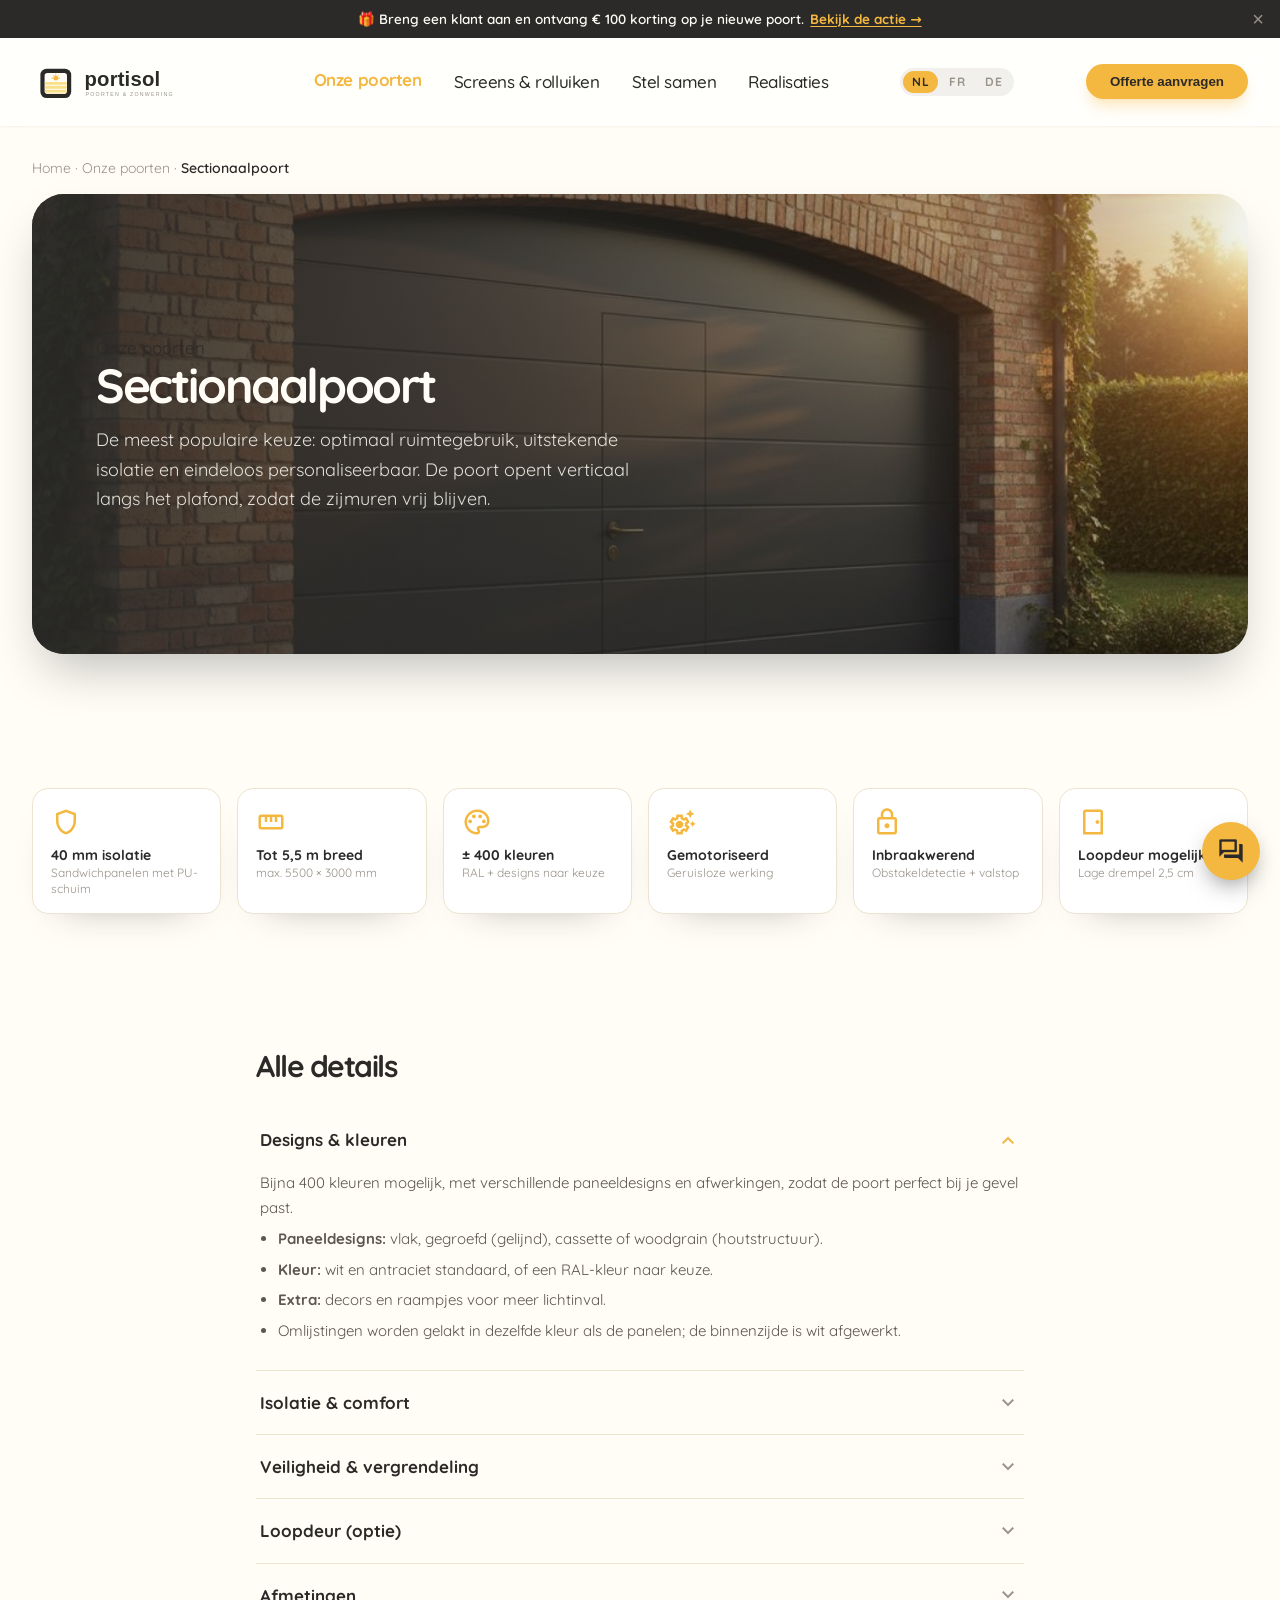
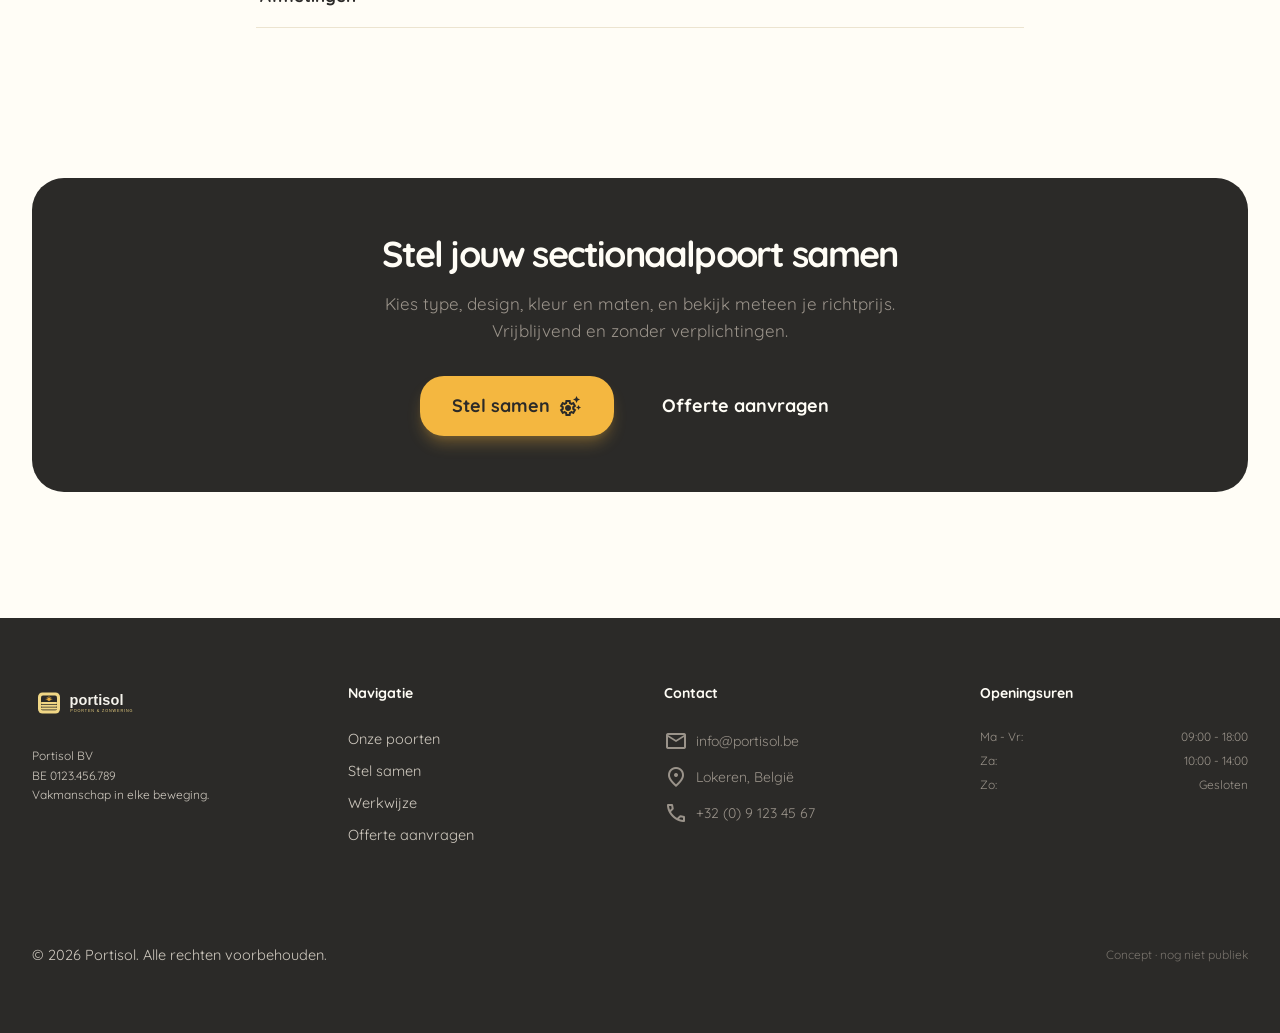
<file: poort-sectionaal.html>
<!doctype html>
<html lang="nl"><head>
<meta charset="utf-8">
<meta name="viewport" content="width=device-width, initial-scale=1">
<title>Sectionaalpoort — Portisol</title>
<meta name="robots" content="noindex,nofollow">
<link rel="preconnect" href="https://fonts.googleapis.com">
<link href="https://fonts.googleapis.com/css2?family=Quicksand:wght@400;500;600;700&display=swap" rel="stylesheet">
<link rel="stylesheet" href="styles.css">
<link rel="stylesheet" href="assets/tw.css">
<link href="https://fonts.googleapis.com/css2?family=Material+Symbols+Outlined:wght,FILL@100..700,0..1&display=swap" rel="stylesheet"/>

<style>
  .material-symbols-outlined{font-variation-settings:'FILL' 0,'wght' 400,'GRAD' 0,'opsz' 24;vertical-align:middle}
  .spec{background:#fff;border:1px solid #ece4d0;border-radius:16px;padding:18px 18px 16px;box-shadow:0 18px 40px -32px rgba(43,42,40,.55)}
  .spec .material-symbols-outlined{font-size:30px;color:#F4B740}
  details.acc{border-bottom:1px solid #ece4d0}
  details.acc summary{list-style:none;cursor:pointer;display:flex;justify-content:space-between;align-items:center;
    padding:18px 4px;font-weight:700;font-size:17px;color:#2B2A28}
  details.acc summary::-webkit-details-marker{display:none}
  details.acc summary .material-symbols-outlined{color:#9A938A;transition:transform .2s}
  details.acc[open] summary .material-symbols-outlined{transform:rotate(180deg);color:#F4B740}
  details.acc .body{padding:0 4px 20px;color:#5c574f;font-size:15px;line-height:1.65}
  details.acc .body ul{margin:6px 0 0;padding-left:18px}
  details.acc .body li{margin-bottom:6px}
</style>
</head><body>

<nav class="bg-white/70 backdrop-blur-md sticky top-0 z-50 w-full shadow-sm border-b border-warmgrijs/10">
<div class="flex justify-between items-center px-8 py-4 max-w-7xl mx-auto">
<a class="flex items-center gap-2 group" href="index.html">
<img alt="Portisol Logo" class="h-14 w-auto" src="assets/logo/portisol-horizontaal.svg"/>
</a>
<div class="hidden md:flex gap-8 items-center font-headline tracking-tight font-medium">
<a class="text-amber font-bold border-b-2 border-amber pb-1" href="index.html#types">Onze poorten</a>
<a class="text-antraciet hover:text-amber transition-colors" href="index.html#diy">Screens &amp; rolluiken</a>
<a class="text-antraciet hover:text-amber transition-colors" href="configurator.html">Stel samen</a>
<a class="text-antraciet hover:text-amber transition-colors" href="realisaties.html">Realisaties</a>
</div>
<button class="bg-amber hover:bg-amber/90 text-antraciet font-bold px-6 py-2.5 rounded-full shadow-amber-glow transition-all active:scale-95 border-0 cursor-pointer" onclick="location.href='offerte.html'">Offerte aanvragen</button>
</div>
</nav>

<!-- Hero banner -->
<section class="px-6 lg:px-8 pt-8">
<div class="max-w-7xl mx-auto">
<nav class="text-sm text-warmgrijs mb-4" aria-label="Kruimelpad"><a class="hover:text-amber" href="index.html">Home</a> · <a class="hover:text-amber" href="index.html#types">Onze poorten</a> · <span class="text-antraciet font-semibold">Sectionaalpoort</span></nav>
<div class="relative overflow-hidden rounded-[2rem] shadow-2xl">
<img class="w-full h-[380px] lg:h-[460px] object-cover" alt="Sectionaalpoort op een woning in warm avondlicht" src="assets/img/type-sectionaal.jpg"/>
<div class="absolute inset-0 bg-gradient-to-r from-antraciet/90 via-antraciet/55 to-antraciet/5"></div>
<div class="absolute inset-0 flex items-center">
<div class="w-full max-w-2xl px-8 sm:px-12 lg:px-16">
<span class="pill-eyebrow mb-5">Onze poorten</span>
<h1 class="text-4xl sm:text-5xl font-extrabold text-creme tracking-tighter leading-[1.1] mb-4">Sectionaalpoort</h1>
<p class="text-lg text-creme/85 max-w-xl leading-relaxed">De meest populaire keuze: optimaal ruimtegebruik, uitstekende isolatie en eindeloos personaliseerbaar. De poort opent verticaal langs het plafond, zodat de zijmuren vrij blijven.</p>
</div>
</div>
</div>
</div>
</section>

<!-- Kernspecs -->
<section class="px-6 lg:px-8 py-16">
<div class="max-w-7xl mx-auto">
<div class="grid grid-cols-2 md:grid-cols-3 lg:grid-cols-6 gap-4">
<div class="spec"><span class="material-symbols-outlined">shield</span><p class="font-bold text-antraciet text-sm mt-2">40 mm isolatie</p><p class="text-xs text-warmgrijs">Sandwichpanelen met PU-schuim</p></div>
<div class="spec"><span class="material-symbols-outlined">straighten</span><p class="font-bold text-antraciet text-sm mt-2">Tot 5,5 m breed</p><p class="text-xs text-warmgrijs">max. 5500 × 3000 mm</p></div>
<div class="spec"><span class="material-symbols-outlined">palette</span><p class="font-bold text-antraciet text-sm mt-2">± 400 kleuren</p><p class="text-xs text-warmgrijs">RAL + designs naar keuze</p></div>
<div class="spec"><span class="material-symbols-outlined">settings_suggest</span><p class="font-bold text-antraciet text-sm mt-2">Gemotoriseerd</p><p class="text-xs text-warmgrijs">Geruisloze werking</p></div>
<div class="spec"><span class="material-symbols-outlined">lock</span><p class="font-bold text-antraciet text-sm mt-2">Inbraakwerend</p><p class="text-xs text-warmgrijs">Obstakeldetectie + valstop</p></div>
<div class="spec"><span class="material-symbols-outlined">sensor_door</span><p class="font-bold text-antraciet text-sm mt-2">Loopdeur mogelijk</p><p class="text-xs text-warmgrijs">Lage drempel 2,5 cm</p></div>
</div>
</div>
</section>

<!-- Details (accordion) -->
<section class="px-6 lg:px-8 pb-20">
<div class="max-w-3xl mx-auto">
<h2 class="text-3xl font-extrabold text-antraciet tracking-tighter mb-6">Alle details</h2>

<details class="acc" open>
<summary>Designs &amp; kleuren <span class="material-symbols-outlined">expand_more</span></summary>
<div class="body">
Bijna 400 kleuren mogelijk, met verschillende paneeldesigns en afwerkingen, zodat de poort perfect bij je gevel past.
<ul>
<li><b>Paneeldesigns:</b> vlak, gegroefd (gelijnd), cassette of woodgrain (houtstructuur).</li>
<li><b>Kleur:</b> wit en antraciet standaard, of een RAL-kleur naar keuze.</li>
<li><b>Extra:</b> decors en raampjes voor meer lichtinval.</li>
<li>Omlijstingen worden gelakt in dezelfde kleur als de panelen; de binnenzijde is wit afgewerkt.</li>
</ul>
</div>
</details>

<details class="acc">
<summary>Isolatie &amp; comfort <span class="material-symbols-outlined">expand_more</span></summary>
<div class="body">
Voor een optimale isolatie van de garage gebruiken we <b>40 mm dikke stalen sandwichpanelen</b>, geïsoleerd met polyurethaanschuim. De poort werkt bovendien <b>geruisloos</b> dankzij veren die in de zijstijlen verwerkt zitten.
</div>
</details>

<details class="acc">
<summary>Veiligheid &amp; vergrendeling <span class="material-symbols-outlined">expand_more</span></summary>
<div class="body">
<ul>
<li>Ingebouwde <b>obstakeldetectie</b> en <b>valstop</b> voor een veilig gebruik.</li>
<li><b>Inbraakwerend</b> dankzij de optilbeveiliging.</li>
</ul>
</div>
</details>

<details class="acc">
<summary>Loopdeur (optie) <span class="material-symbols-outlined">expand_more</span></summary>
<div class="body">
Bijzonder handig als tweede ingang, zonder de poort te openen.
<ul>
<li>Lage drempel van <b>2,5 cm</b> en een deurbreedte van <b>80 cm</b> voor een gemakkelijke doorgang.</li>
<li><b>Vijfpuntsslot</b> tegen inbraak en een automatische deursluiter met zachte rem.</li>
<li>Discrete, dunne gelakte profielen en onzichtbare ingebouwde scharnieren.</li>
</ul>
</div>
</details>

<details class="acc">
<summary>Afmetingen <span class="material-symbols-outlined">expand_more</span></summary>
<div class="body">
<ul>
<li>Maximumbreedte <b>5500 mm</b>, maximumhoogte <b>3000 mm</b>.</li>
<li>Plaatsbesparend: de poort schuift langs het plafond, de zijmuren blijven vrij.</li>
<li>Altijd op maat gemaakt: de definitieve maten controleren we vóór productie.</li>
</ul>
</div>
</details>
</div>
</section>

<!-- CTA -->
<section class="px-6 lg:px-8 pb-24">
<div class="max-w-7xl mx-auto bg-antraciet rounded-[2rem] px-8 py-14 text-center">
<h2 class="text-3xl lg:text-4xl font-extrabold text-creme tracking-tighter mb-4">Stel jouw sectionaalpoort samen</h2>
<p class="text-warmgrijs max-w-xl mx-auto mb-8">Kies type, design, kleur en maten, en bekijk meteen je richtprijs. Vrijblijvend en zonder verplichtingen.</p>
<div class="flex flex-col sm:flex-row gap-4 justify-center">
<a class="bg-amber text-antraciet font-bold px-8 py-4 rounded-xl shadow-amber-glow hover:-translate-y-1 transition-all text-lg inline-flex items-center justify-center gap-2" href="configurator.html#cat=poort">Stel samen <span class="material-symbols-outlined">settings_suggest</span></a>
<a class="border-2 border-creme/70 text-creme font-bold px-8 py-4 rounded-xl hover:bg-creme hover:text-antraciet transition-all text-lg inline-flex items-center justify-center gap-2" href="offerte.html">Offerte aanvragen</a>
</div>
</div>
</section>

<footer class="bg-antraciet text-warmgrijs py-16 px-8">
<div class="grid grid-cols-1 md:grid-cols-4 gap-12 max-w-7xl mx-auto">
<div>
<img alt="Portisol Logo" class="h-10 w-auto mb-6 opacity-95" src="assets/logo/portisol-horizontaal-dark.svg"/>
<p class="text-xs leading-relaxed mb-4">Portisol BV<br/>BE 0123.456.789<br/>Vakmanschap in elke beweging.</p>
</div>
<div>
<h5 class="text-creme font-bold mb-6">Navigatie</h5>
<ul class="space-y-3 text-sm list-none p-0 m-0">
<li><a class="hover:text-creme transition-colors" href="index.html#types">Onze poorten</a></li>
<li><a class="hover:text-creme transition-colors" href="configurator.html">Stel samen</a></li>
<li><a class="hover:text-creme transition-colors" href="index.html#proces">Werkwijze</a></li>
<li><a class="hover:text-creme transition-colors" href="offerte.html">Offerte aanvragen</a></li>
</ul>
</div>
<div>
<h5 class="text-creme font-bold mb-6">Contact</h5>
<ul class="space-y-3 text-sm list-none p-0 m-0">
<li class="flex items-center gap-2"><span class="material-symbols-outlined text-sm">mail</span> info@portisol.be</li>
<li class="flex items-center gap-2"><span class="material-symbols-outlined text-sm">location_on</span> Lokeren, Belgi&euml;</li>
<li class="flex items-center gap-2"><span class="material-symbols-outlined text-sm">call</span> +32 (0) 9 123 45 67</li>
</ul>
</div>
<div>
<h5 class="text-creme font-bold mb-6">Openingsuren</h5>
<ul class="space-y-2 text-xs list-none p-0 m-0">
<li class="flex justify-between"><span>Ma - Vr:</span> <span>09:00 - 18:00</span></li>
<li class="flex justify-between"><span>Za:</span> <span>10:00 - 14:00</span></li>
<li class="flex justify-between"><span>Zo:</span> <span>Gesloten</span></li>
</ul>
</div>
</div>
<div class="max-w-7xl mx-auto mt-16 pt-8 border-t border-white/10 flex flex-col md:flex-row justify-between items-center gap-4 text-xs">
<p>&copy; 2026 Portisol. Alle rechten voorbehouden.</p>
<div class="flex gap-6"><span class="opacity-70">Concept · nog niet publiek</span></div>
</div>
</footer>
<script defer src="assets/i18n.js"></script>
<script defer src="assets/site-content.js"></script>
</body>
</html>
</file>
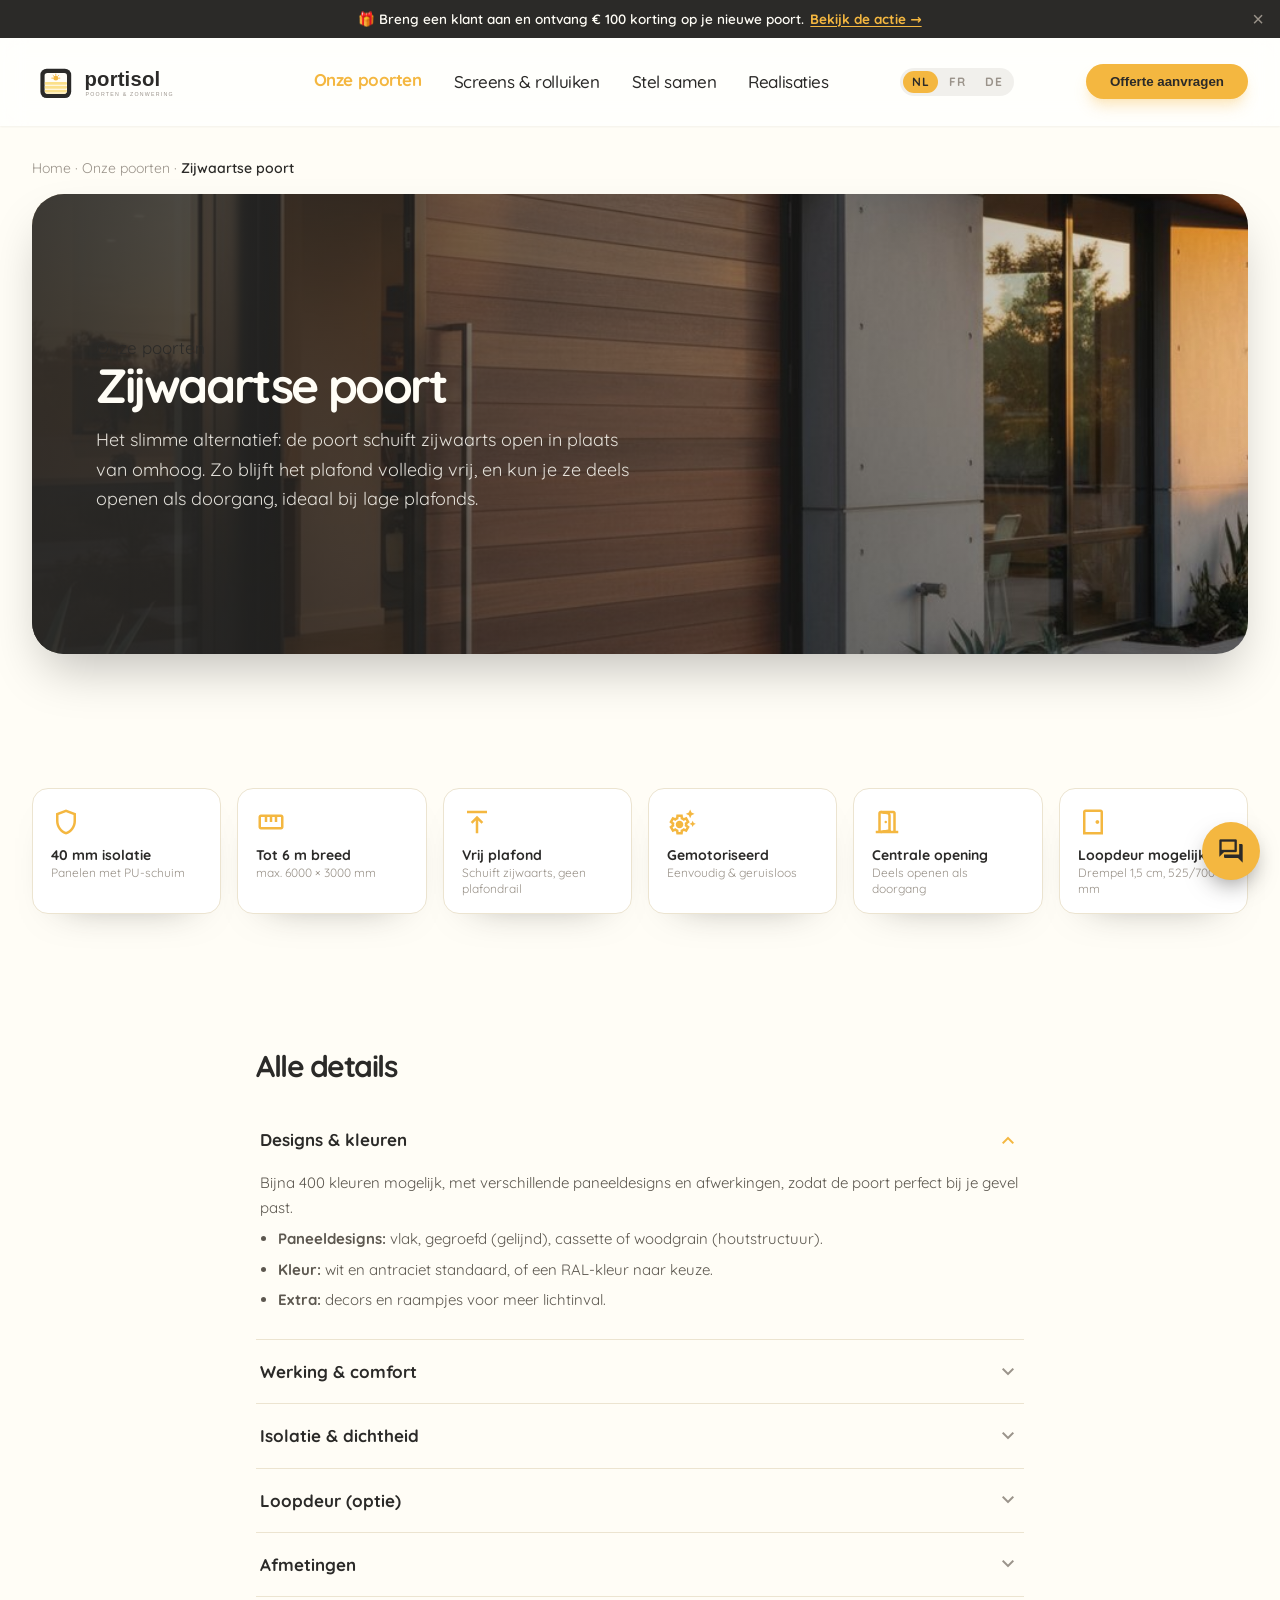
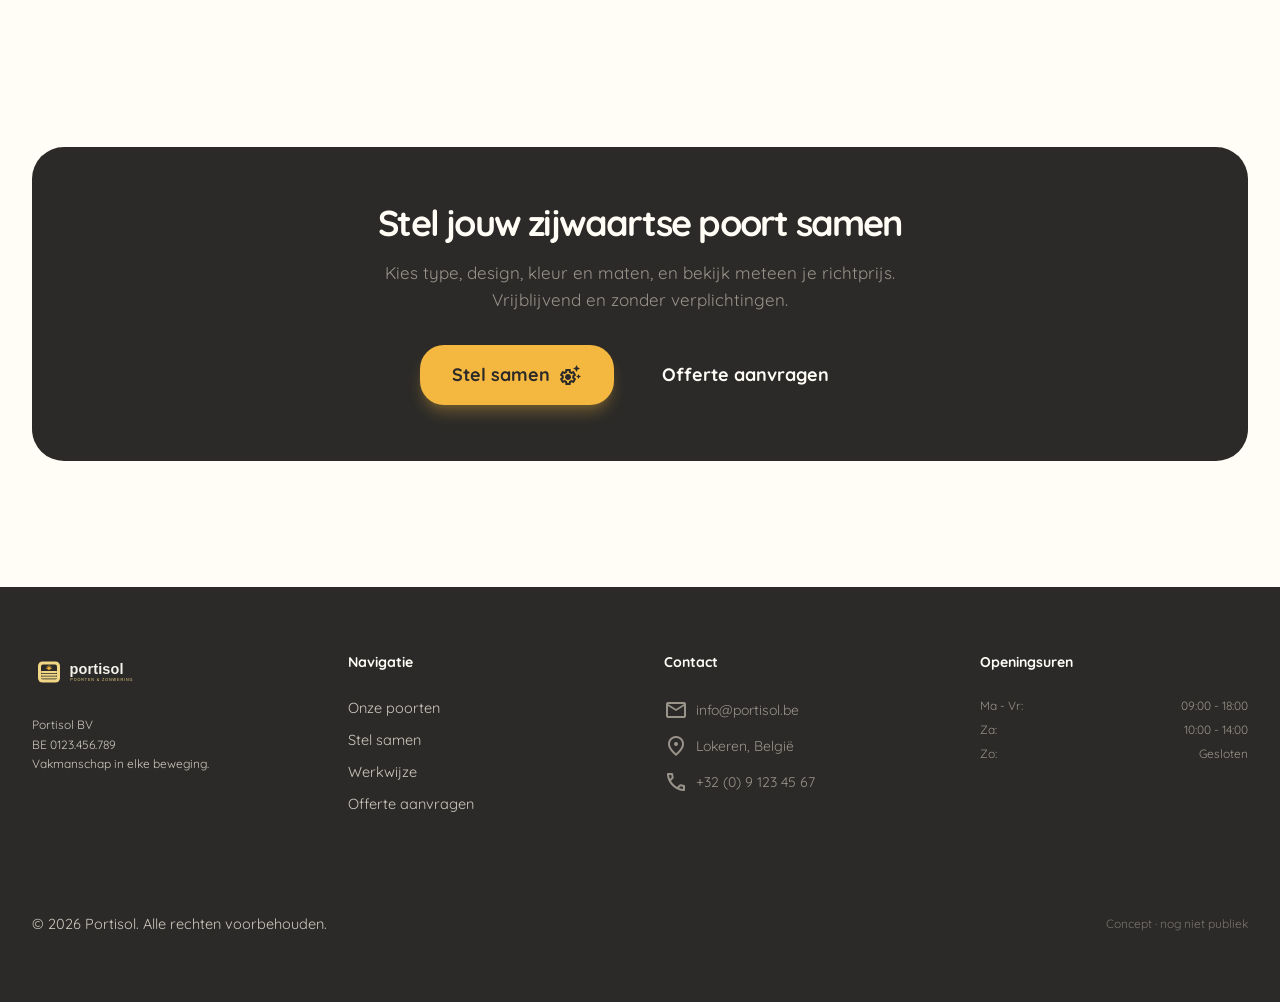
<file: poort-zij.html>
<!doctype html>
<html lang="nl"><head>
<meta charset="utf-8">
<meta name="viewport" content="width=device-width, initial-scale=1">
<title>Zijwaartse poort — Portisol</title>
<meta name="robots" content="noindex,nofollow">
<link rel="preconnect" href="https://fonts.googleapis.com">
<link href="https://fonts.googleapis.com/css2?family=Quicksand:wght@400;500;600;700&display=swap" rel="stylesheet">
<link rel="stylesheet" href="styles.css">
<link rel="stylesheet" href="assets/tw.css">
<link href="https://fonts.googleapis.com/css2?family=Material+Symbols+Outlined:wght,FILL@100..700,0..1&display=swap" rel="stylesheet"/>

<style>
  .material-symbols-outlined{font-variation-settings:'FILL' 0,'wght' 400,'GRAD' 0,'opsz' 24;vertical-align:middle}
  .spec{background:#fff;border:1px solid #ece4d0;border-radius:16px;padding:18px 18px 16px;box-shadow:0 18px 40px -32px rgba(43,42,40,.55)}
  .spec .material-symbols-outlined{font-size:30px;color:#F4B740}
  details.acc{border-bottom:1px solid #ece4d0}
  details.acc summary{list-style:none;cursor:pointer;display:flex;justify-content:space-between;align-items:center;
    padding:18px 4px;font-weight:700;font-size:17px;color:#2B2A28}
  details.acc summary::-webkit-details-marker{display:none}
  details.acc summary .material-symbols-outlined{color:#9A938A;transition:transform .2s}
  details.acc[open] summary .material-symbols-outlined{transform:rotate(180deg);color:#F4B740}
  details.acc .body{padding:0 4px 20px;color:#5c574f;font-size:15px;line-height:1.65}
  details.acc .body ul{margin:6px 0 0;padding-left:18px}
  details.acc .body li{margin-bottom:6px}
</style>
</head><body>

<nav class="bg-white/70 backdrop-blur-md sticky top-0 z-50 w-full shadow-sm border-b border-warmgrijs/10">
<div class="flex justify-between items-center px-8 py-4 max-w-7xl mx-auto">
<a class="flex items-center gap-2 group" href="index.html">
<img alt="Portisol Logo" class="h-14 w-auto" src="assets/logo/portisol-horizontaal.svg"/>
</a>
<div class="hidden md:flex gap-8 items-center font-headline tracking-tight font-medium">
<a class="text-amber font-bold border-b-2 border-amber pb-1" href="index.html#types">Onze poorten</a>
<a class="text-antraciet hover:text-amber transition-colors" href="index.html#diy">Screens &amp; rolluiken</a>
<a class="text-antraciet hover:text-amber transition-colors" href="configurator.html">Stel samen</a>
<a class="text-antraciet hover:text-amber transition-colors" href="realisaties.html">Realisaties</a>
</div>
<button class="bg-amber hover:bg-amber/90 text-antraciet font-bold px-6 py-2.5 rounded-full shadow-amber-glow transition-all active:scale-95 border-0 cursor-pointer" onclick="location.href='offerte.html'">Offerte aanvragen</button>
</div>
</nav>

<!-- Hero banner -->
<section class="px-6 lg:px-8 pt-8">
<div class="max-w-7xl mx-auto">
<nav class="text-sm text-warmgrijs mb-4" aria-label="Kruimelpad"><a class="hover:text-amber" href="index.html">Home</a> · <a class="hover:text-amber" href="index.html#types">Onze poorten</a> · <span class="text-antraciet font-semibold">Zijwaartse poort</span></nav>
<div class="relative overflow-hidden rounded-[2rem] shadow-2xl">
<img class="w-full h-[380px] lg:h-[460px] object-cover" alt="Zijwaartse poort op een woning in warm avondlicht" src="assets/img/type-zij.jpg"/>
<div class="absolute inset-0 bg-gradient-to-r from-antraciet/90 via-antraciet/55 to-antraciet/5"></div>
<div class="absolute inset-0 flex items-center">
<div class="w-full max-w-2xl px-8 sm:px-12 lg:px-16">
<span class="pill-eyebrow mb-5">Onze poorten</span>
<h1 class="text-4xl sm:text-5xl font-extrabold text-creme tracking-tighter leading-[1.1] mb-4">Zijwaartse poort</h1>
<p class="text-lg text-creme/85 max-w-xl leading-relaxed">Het slimme alternatief: de poort schuift zijwaarts open in plaats van omhoog. Zo blijft het plafond volledig vrij, en kun je ze deels openen als doorgang, ideaal bij lage plafonds.</p>
</div>
</div>
</div>
</div>
</section>

<section class="px-6 lg:px-8 py-16">
<div class="max-w-7xl mx-auto">
<div class="grid grid-cols-2 md:grid-cols-3 lg:grid-cols-6 gap-4">
<div class="spec"><span class="material-symbols-outlined">shield</span><p class="font-bold text-antraciet text-sm mt-2">40 mm isolatie</p><p class="text-xs text-warmgrijs">Panelen met PU-schuim</p></div>
<div class="spec"><span class="material-symbols-outlined">straighten</span><p class="font-bold text-antraciet text-sm mt-2">Tot 6 m breed</p><p class="text-xs text-warmgrijs">max. 6000 × 3000 mm</p></div>
<div class="spec"><span class="material-symbols-outlined">vertical_align_top</span><p class="font-bold text-antraciet text-sm mt-2">Vrij plafond</p><p class="text-xs text-warmgrijs">Schuift zijwaarts, geen plafondrail</p></div>
<div class="spec"><span class="material-symbols-outlined">settings_suggest</span><p class="font-bold text-antraciet text-sm mt-2">Gemotoriseerd</p><p class="text-xs text-warmgrijs">Eenvoudig & geruisloos</p></div>
<div class="spec"><span class="material-symbols-outlined">door_open</span><p class="font-bold text-antraciet text-sm mt-2">Centrale opening</p><p class="text-xs text-warmgrijs">Deels openen als doorgang</p></div>
<div class="spec"><span class="material-symbols-outlined">sensor_door</span><p class="font-bold text-antraciet text-sm mt-2">Loopdeur mogelijk</p><p class="text-xs text-warmgrijs">Drempel 1,5 cm, 525/700 mm</p></div>
</div>
</div>
</section>

<section class="px-6 lg:px-8 pb-20">
<div class="max-w-3xl mx-auto">
<h2 class="text-3xl font-extrabold text-antraciet tracking-tighter mb-6">Alle details</h2>
<details class="acc" open>
<summary>Designs &amp; kleuren <span class="material-symbols-outlined">expand_more</span></summary>
<div class="body">
Bijna 400 kleuren mogelijk, met verschillende paneeldesigns en afwerkingen, zodat de poort perfect bij je gevel past.
<ul>
<li><b>Paneeldesigns:</b> vlak, gegroefd (gelijnd), cassette of woodgrain (houtstructuur).</li>
<li><b>Kleur:</b> wit en antraciet standaard, of een RAL-kleur naar keuze.</li>
<li><b>Extra:</b> decors en raampjes voor meer lichtinval.</li>
</ul></div>
</details>

<details class="acc">
<summary>Werking &amp; comfort <span class="material-symbols-outlined">expand_more</span></summary>
<div class="body">De poort schuift <b>zijwaarts</b> open; het plafond blijft volledig vrij. Ze wordt gedragen door stevige geleidingsblokken, heeft <b>geen bodemrail</b> en is onderhoudsvrij. Eenvoudige en geruisloze werking, met centrale opening mogelijk.</div>
</details>

<details class="acc">
<summary>Isolatie &amp; dichtheid <span class="material-symbols-outlined">expand_more</span></summary>
<div class="body"><b>40 mm</b> dikke stalen panelen met polyurethaanschuim, en een dubbele rubber afdichting voor een goede luchtdichtheid.</div>
</details>

<details class="acc">
<summary>Loopdeur (optie) <span class="material-symbols-outlined">expand_more</span></summary>
<div class="body">Handig als dagelijkse doorgang: discrete drempel (<b>1,5 cm</b>) en keuze tussen twee deurbreedtes (<b>525 of 700 mm</b>), met driepuntsslot.</div>
</details>

<details class="acc">
<summary>Afmetingen <span class="material-symbols-outlined">expand_more</span></summary>
<div class="body"><ul><li>Maximumbreedte <b>6000 mm</b>, maximumhoogte <b>3000 mm</b>.</li><li>Altijd op maat gemaakt: de definitieve maten controleren we vóór productie.</li></ul></div>
</details>
</div>
</section>

<section class="px-6 lg:px-8 pb-24">
<div class="max-w-7xl mx-auto bg-antraciet rounded-[2rem] px-8 py-14 text-center">
<h2 class="text-3xl lg:text-4xl font-extrabold text-creme tracking-tighter mb-4">Stel jouw zijwaartse poort samen</h2>
<p class="text-warmgrijs max-w-xl mx-auto mb-8">Kies type, design, kleur en maten, en bekijk meteen je richtprijs. Vrijblijvend en zonder verplichtingen.</p>
<div class="flex flex-col sm:flex-row gap-4 justify-center">
<a class="bg-amber text-antraciet font-bold px-8 py-4 rounded-xl shadow-amber-glow hover:-translate-y-1 transition-all text-lg inline-flex items-center justify-center gap-2" href="configurator.html#cat=poort">Stel samen <span class="material-symbols-outlined">settings_suggest</span></a>
<a class="border-2 border-creme/70 text-creme font-bold px-8 py-4 rounded-xl hover:bg-creme hover:text-antraciet transition-all text-lg inline-flex items-center justify-center gap-2" href="offerte.html">Offerte aanvragen</a>
</div>
</div>
</section>

<footer class="bg-antraciet text-warmgrijs py-16 px-8">
<div class="grid grid-cols-1 md:grid-cols-4 gap-12 max-w-7xl mx-auto">
<div>
<img alt="Portisol Logo" class="h-10 w-auto mb-6 opacity-95" src="assets/logo/portisol-horizontaal-dark.svg"/>
<p class="text-xs leading-relaxed mb-4">Portisol BV<br/>BE 0123.456.789<br/>Vakmanschap in elke beweging.</p>
</div>
<div>
<h5 class="text-creme font-bold mb-6">Navigatie</h5>
<ul class="space-y-3 text-sm list-none p-0 m-0">
<li><a class="hover:text-creme transition-colors" href="index.html#types">Onze poorten</a></li>
<li><a class="hover:text-creme transition-colors" href="configurator.html">Stel samen</a></li>
<li><a class="hover:text-creme transition-colors" href="index.html#proces">Werkwijze</a></li>
<li><a class="hover:text-creme transition-colors" href="offerte.html">Offerte aanvragen</a></li>
</ul>
</div>
<div>
<h5 class="text-creme font-bold mb-6">Contact</h5>
<ul class="space-y-3 text-sm list-none p-0 m-0">
<li class="flex items-center gap-2"><span class="material-symbols-outlined text-sm">mail</span> info@portisol.be</li>
<li class="flex items-center gap-2"><span class="material-symbols-outlined text-sm">location_on</span> Lokeren, Belgi&euml;</li>
<li class="flex items-center gap-2"><span class="material-symbols-outlined text-sm">call</span> +32 (0) 9 123 45 67</li>
</ul>
</div>
<div>
<h5 class="text-creme font-bold mb-6">Openingsuren</h5>
<ul class="space-y-2 text-xs list-none p-0 m-0">
<li class="flex justify-between"><span>Ma - Vr:</span> <span>09:00 - 18:00</span></li>
<li class="flex justify-between"><span>Za:</span> <span>10:00 - 14:00</span></li>
<li class="flex justify-between"><span>Zo:</span> <span>Gesloten</span></li>
</ul>
</div>
</div>
<div class="max-w-7xl mx-auto mt-16 pt-8 border-t border-white/10 flex flex-col md:flex-row justify-between items-center gap-4 text-xs">
<p>&copy; 2026 Portisol. Alle rechten voorbehouden.</p>
<div class="flex gap-6"><span class="opacity-70">Concept · nog niet publiek</span></div>
</div>
</footer>
<script defer src="assets/i18n.js"></script>
<script defer src="assets/site-content.js"></script>
</body>
</html>
</file>
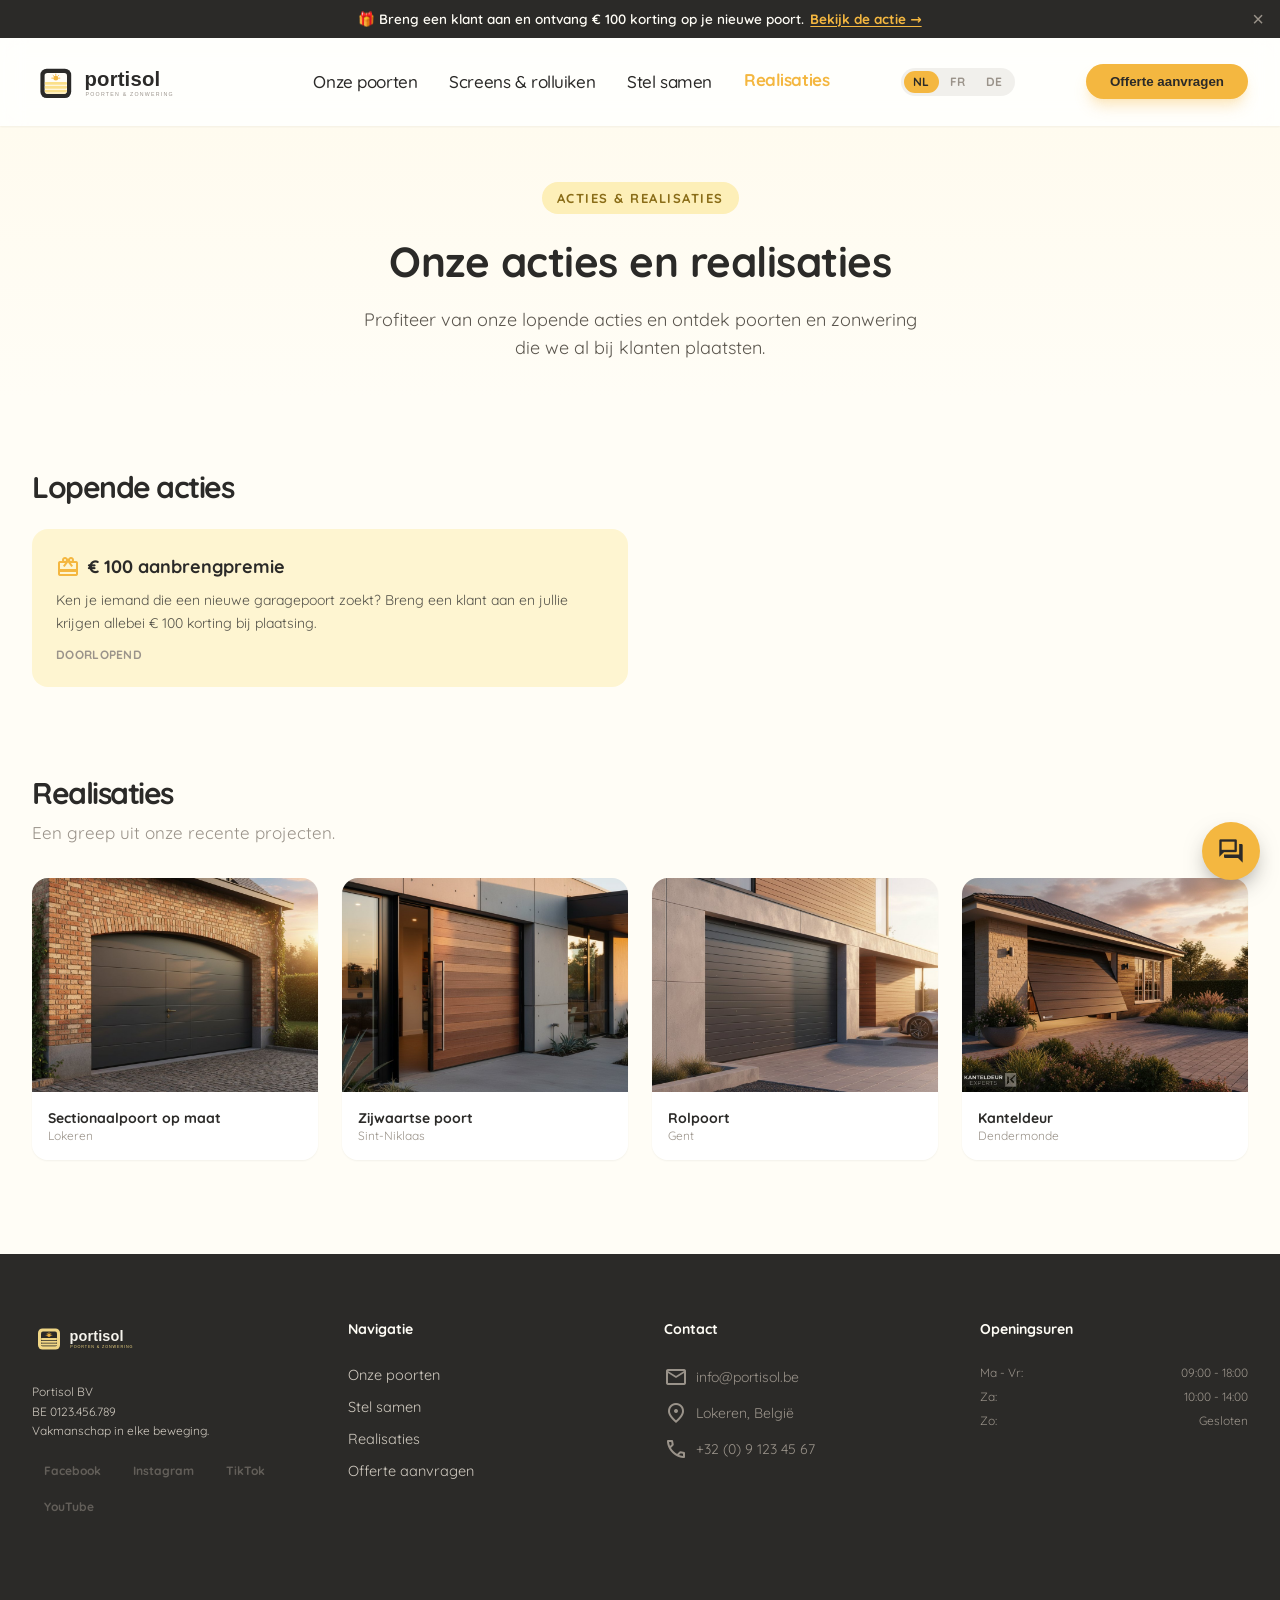
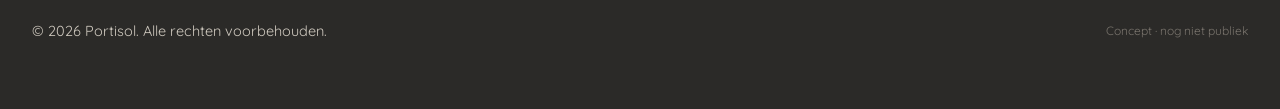
<file: realisaties.html>
<!doctype html>
<html lang="nl"><head>
<meta charset="utf-8">
<meta name="viewport" content="width=device-width, initial-scale=1">
<title>Acties &amp; realisaties — Portisol</title>
<meta name="robots" content="noindex,nofollow">
<link rel="preconnect" href="https://fonts.googleapis.com">
<link href="https://fonts.googleapis.com/css2?family=Quicksand:wght@400;500;600;700&display=swap" rel="stylesheet">
<link rel="stylesheet" href="styles.css">
<link rel="stylesheet" href="assets/tw.css">
<link href="https://fonts.googleapis.com/css2?family=Material+Symbols+Outlined:wght,FILL@100..700,0..1&display=swap" rel="stylesheet"/>

<style>.material-symbols-outlined{font-variation-settings:'FILL' 0,'wght' 400,'GRAD' 0,'opsz' 24;vertical-align:middle}</style>
</head><body>

<nav class="bg-white/70 backdrop-blur-md sticky top-0 z-50 w-full shadow-sm border-b border-warmgrijs/10">
<div class="flex justify-between items-center px-8 py-4 max-w-7xl mx-auto">
<a class="flex items-center gap-2 group" href="index.html">
<img alt="Portisol Logo" class="h-14 w-auto" src="assets/logo/portisol-horizontaal.svg"/>
</a>
<div class="hidden md:flex gap-8 items-center font-headline tracking-tight font-medium">
<a class="text-antraciet hover:text-amber transition-colors" href="index.html#types">Onze poorten</a>
<a class="text-antraciet hover:text-amber transition-colors" href="index.html#diy">Screens &amp; rolluiken</a>
<a class="text-antraciet hover:text-amber transition-colors" href="configurator.html">Stel samen</a>
<a class="text-amber font-bold border-b-2 border-amber pb-1" href="realisaties.html">Realisaties</a>
</div>
<button class="bg-amber hover:bg-amber/90 text-antraciet font-bold px-6 py-2.5 rounded-full shadow-amber-glow transition-all active:scale-95 border-0 cursor-pointer" onclick="location.href='offerte.html'">Offerte aanvragen</button>
</div>
</nav>

<div class="page-hero">
  <span class="eyebrow">Acties &amp; realisaties</span>
  <h1>Onze acties en realisaties</h1>
  <p>Profiteer van onze lopende acties en ontdek poorten en zonwering die we al bij klanten plaatsten.</p>
</div>

<section class="px-6 lg:px-8 pb-6">
<div class="max-w-7xl mx-auto">
<h2 class="text-3xl font-extrabold text-antraciet tracking-tighter mb-6">Lopende acties</h2>
<div id="pt-acties"></div>
</div>
</section>

<section class="px-6 lg:px-8 py-16">
<div class="max-w-7xl mx-auto">
<h2 class="text-3xl font-extrabold text-antraciet tracking-tighter mb-2">Realisaties</h2>
<p class="text-warmgrijs mb-8">Een greep uit onze recente projecten.</p>
<div id="pt-realisaties"></div>
</div>
</section>

<footer class="bg-antraciet text-warmgrijs py-16 px-8">
<div class="grid grid-cols-1 md:grid-cols-4 gap-12 max-w-7xl mx-auto">
<div>
<img alt="Portisol Logo" class="h-10 w-auto mb-6 opacity-95" src="assets/logo/portisol-horizontaal-dark.svg"/>
<p class="text-xs leading-relaxed mb-4">Portisol BV<br/>BE 0123.456.789<br/>Vakmanschap in elke beweging.</p>
<div class="pt-socials flex flex-wrap gap-2"></div>
</div>
<div>
<h5 class="text-creme font-bold mb-6">Navigatie</h5>
<ul class="space-y-3 text-sm list-none p-0 m-0">
<li><a class="hover:text-creme transition-colors" href="index.html#types">Onze poorten</a></li>
<li><a class="hover:text-creme transition-colors" href="configurator.html">Stel samen</a></li>
<li><a class="hover:text-creme transition-colors" href="realisaties.html">Realisaties</a></li>
<li><a class="hover:text-creme transition-colors" href="offerte.html">Offerte aanvragen</a></li>
</ul>
</div>
<div>
<h5 class="text-creme font-bold mb-6">Contact</h5>
<ul class="space-y-3 text-sm list-none p-0 m-0">
<li class="flex items-center gap-2"><span class="material-symbols-outlined text-sm">mail</span> info@portisol.be</li>
<li class="flex items-center gap-2"><span class="material-symbols-outlined text-sm">location_on</span> Lokeren, Belgi&euml;</li>
<li class="flex items-center gap-2"><span class="material-symbols-outlined text-sm">call</span> +32 (0) 9 123 45 67</li>
</ul>
</div>
<div>
<h5 class="text-creme font-bold mb-6">Openingsuren</h5>
<ul class="space-y-2 text-xs list-none p-0 m-0">
<li class="flex justify-between"><span>Ma - Vr:</span> <span>09:00 - 18:00</span></li>
<li class="flex justify-between"><span>Za:</span> <span>10:00 - 14:00</span></li>
<li class="flex justify-between"><span>Zo:</span> <span>Gesloten</span></li>
</ul>
</div>
</div>
<div class="max-w-7xl mx-auto mt-16 pt-8 border-t border-white/10 flex flex-col md:flex-row justify-between items-center gap-4 text-xs">
<p>&copy; 2026 Portisol. Alle rechten voorbehouden.</p>
<div class="flex gap-6"><span class="opacity-70">Concept · nog niet publiek</span></div>
</div>
</footer>
<script defer src="assets/i18n.js"></script>
<script defer src="assets/site-content.js"></script>
</body>
</html>
</file>
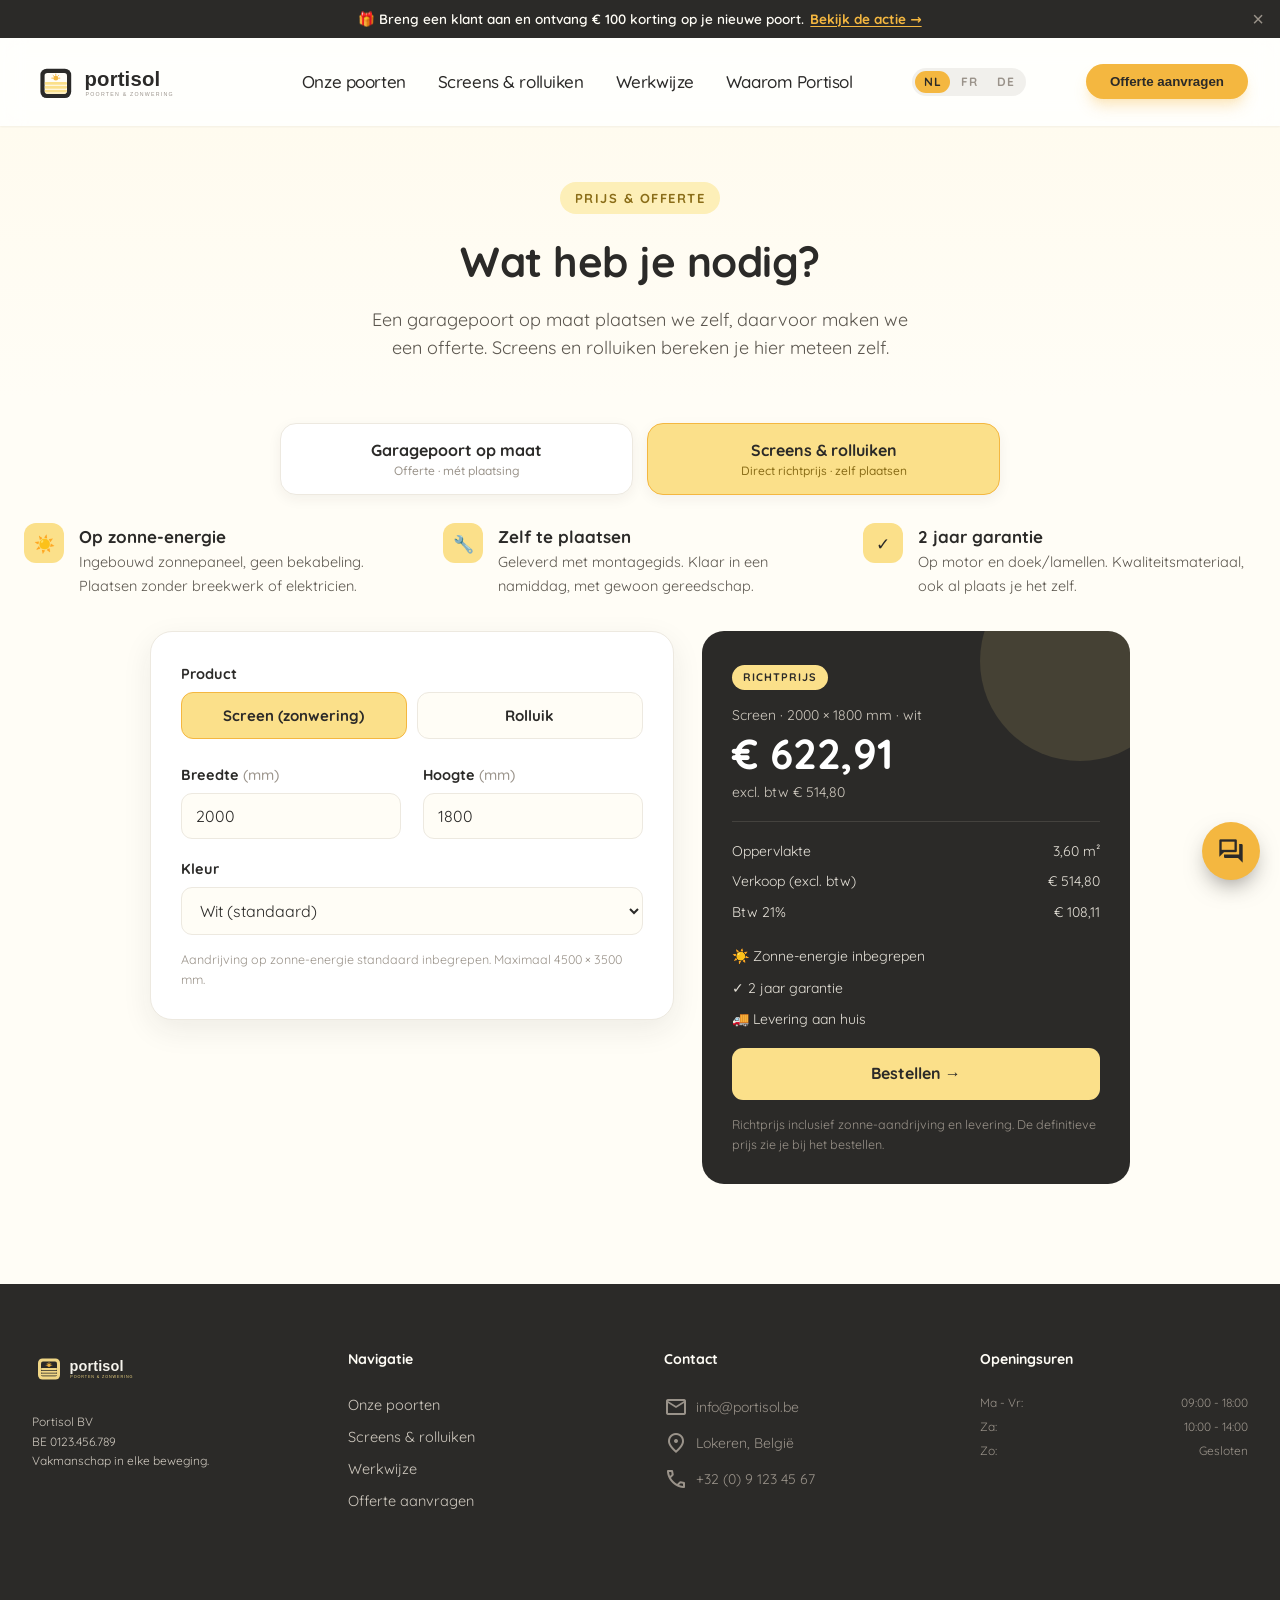
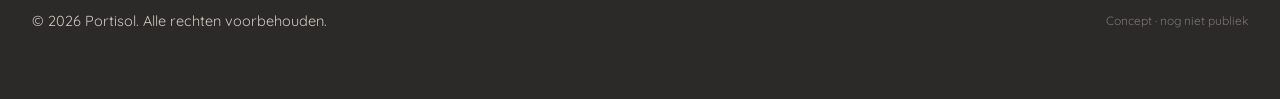
<file: screens.html>
<!DOCTYPE html>
<html lang="nl">
<head>
<meta charset="utf-8">
<meta http-equiv="refresh" content="0; url=offerte.html#screens">
<link rel="canonical" href="offerte.html">
<title>Screens & rolluiken — Portisol</title>
</head>
<body>
<p>Deze pagina is verhuisd. <a href="offerte.html#screens">Ga naar Prijs &amp; offerte → Screens &amp; rolluiken</a>.</p>
<script>location.replace('offerte.html#screens');</script>
</body>
</html>
</file>
<file: assets/tw-home.css>
*,:after,:before{--tw-border-spacing-x:0;--tw-border-spacing-y:0;--tw-translate-x:0;--tw-translate-y:0;--tw-rotate:0;--tw-skew-x:0;--tw-skew-y:0;--tw-scale-x:1;--tw-scale-y:1;--tw-pan-x: ;--tw-pan-y: ;--tw-pinch-zoom: ;--tw-scroll-snap-strictness:proximity;--tw-gradient-from-position: ;--tw-gradient-via-position: ;--tw-gradient-to-position: ;--tw-ordinal: ;--tw-slashed-zero: ;--tw-numeric-figure: ;--tw-numeric-spacing: ;--tw-numeric-fraction: ;--tw-ring-inset: ;--tw-ring-offset-width:0px;--tw-ring-offset-color:#fff;--tw-ring-color:rgba(59,130,246,.5);--tw-ring-offset-shadow:0 0 #0000;--tw-ring-shadow:0 0 #0000;--tw-shadow:0 0 #0000;--tw-shadow-colored:0 0 #0000;--tw-blur: ;--tw-brightness: ;--tw-contrast: ;--tw-grayscale: ;--tw-hue-rotate: ;--tw-invert: ;--tw-saturate: ;--tw-sepia: ;--tw-drop-shadow: ;--tw-backdrop-blur: ;--tw-backdrop-brightness: ;--tw-backdrop-contrast: ;--tw-backdrop-grayscale: ;--tw-backdrop-hue-rotate: ;--tw-backdrop-invert: ;--tw-backdrop-opacity: ;--tw-backdrop-saturate: ;--tw-backdrop-sepia: ;--tw-contain-size: ;--tw-contain-layout: ;--tw-contain-paint: ;--tw-contain-style: }::backdrop{--tw-border-spacing-x:0;--tw-border-spacing-y:0;--tw-translate-x:0;--tw-translate-y:0;--tw-rotate:0;--tw-skew-x:0;--tw-skew-y:0;--tw-scale-x:1;--tw-scale-y:1;--tw-pan-x: ;--tw-pan-y: ;--tw-pinch-zoom: ;--tw-scroll-snap-strictness:proximity;--tw-gradient-from-position: ;--tw-gradient-via-position: ;--tw-gradient-to-position: ;--tw-ordinal: ;--tw-slashed-zero: ;--tw-numeric-figure: ;--tw-numeric-spacing: ;--tw-numeric-fraction: ;--tw-ring-inset: ;--tw-ring-offset-width:0px;--tw-ring-offset-color:#fff;--tw-ring-color:rgba(59,130,246,.5);--tw-ring-offset-shadow:0 0 #0000;--tw-ring-shadow:0 0 #0000;--tw-shadow:0 0 #0000;--tw-shadow-colored:0 0 #0000;--tw-blur: ;--tw-brightness: ;--tw-contrast: ;--tw-grayscale: ;--tw-hue-rotate: ;--tw-invert: ;--tw-saturate: ;--tw-sepia: ;--tw-drop-shadow: ;--tw-backdrop-blur: ;--tw-backdrop-brightness: ;--tw-backdrop-contrast: ;--tw-backdrop-grayscale: ;--tw-backdrop-hue-rotate: ;--tw-backdrop-invert: ;--tw-backdrop-opacity: ;--tw-backdrop-saturate: ;--tw-backdrop-sepia: ;--tw-contain-size: ;--tw-contain-layout: ;--tw-contain-paint: ;--tw-contain-style: }/*! tailwindcss v3.4.17 | MIT License | https://tailwindcss.com*/*,:after,:before{box-sizing:border-box;border:0 solid #e5e7eb}:after,:before{--tw-content:""}:host,html{line-height:1.5;-webkit-text-size-adjust:100%;-moz-tab-size:4;-o-tab-size:4;tab-size:4;font-family:ui-sans-serif,system-ui,sans-serif,Apple Color Emoji,Segoe UI Emoji,Segoe UI Symbol,Noto Color Emoji;font-feature-settings:normal;font-variation-settings:normal;-webkit-tap-highlight-color:transparent}body{margin:0;line-height:inherit}hr{height:0;color:inherit;border-top-width:1px}abbr:where([title]){-webkit-text-decoration:underline dotted;text-decoration:underline dotted}h1,h2,h3,h4,h5,h6{font-size:inherit;font-weight:inherit}a{color:inherit;text-decoration:inherit}b,strong{font-weight:bolder}code,kbd,pre,samp{font-family:ui-monospace,SFMono-Regular,Menlo,Monaco,Consolas,Liberation Mono,Courier New,monospace;font-feature-settings:normal;font-variation-settings:normal;font-size:1em}small{font-size:80%}sub,sup{font-size:75%;line-height:0;position:relative;vertical-align:baseline}sub{bottom:-.25em}sup{top:-.5em}table{text-indent:0;border-color:inherit;border-collapse:collapse}button,input,optgroup,select,textarea{font-family:inherit;font-feature-settings:inherit;font-variation-settings:inherit;font-size:100%;font-weight:inherit;line-height:inherit;letter-spacing:inherit;color:inherit;margin:0;padding:0}button,select{text-transform:none}button,input:where([type=button]),input:where([type=reset]),input:where([type=submit]){-webkit-appearance:button;background-color:transparent;background-image:none}:-moz-focusring{outline:auto}:-moz-ui-invalid{box-shadow:none}progress{vertical-align:baseline}::-webkit-inner-spin-button,::-webkit-outer-spin-button{height:auto}[type=search]{-webkit-appearance:textfield;outline-offset:-2px}::-webkit-search-decoration{-webkit-appearance:none}::-webkit-file-upload-button{-webkit-appearance:button;font:inherit}summary{display:list-item}blockquote,dd,dl,figure,h1,h2,h3,h4,h5,h6,hr,p,pre{margin:0}fieldset{margin:0}fieldset,legend{padding:0}menu,ol,ul{list-style:none;margin:0;padding:0}dialog{padding:0}textarea{resize:vertical}input::-moz-placeholder,textarea::-moz-placeholder{opacity:1;color:#9ca3af}input::placeholder,textarea::placeholder{opacity:1;color:#9ca3af}[role=button],button{cursor:pointer}:disabled{cursor:default}audio,canvas,embed,iframe,img,object,svg,video{display:block;vertical-align:middle}img,video{max-width:100%;height:auto}[hidden]:where(:not([hidden=until-found])){display:none}.container{width:100%}@media (min-width:640px){.container{max-width:640px}}@media (min-width:768px){.container{max-width:768px}}@media (min-width:1024px){.container{max-width:1024px}}@media (min-width:1280px){.container{max-width:1280px}}@media (min-width:1536px){.container{max-width:1536px}}.pointer-events-none{pointer-events:none}.fixed{position:fixed}.absolute{position:absolute}.relative{position:relative}.sticky{position:sticky}.-inset-4{inset:-1rem}.inset-0{inset:0}.-bottom-8{bottom:-2rem}.-right-8{right:-2rem}.bottom-6{bottom:1.5rem}.bottom-8{bottom:2rem}.left-0{left:0}.left-10{left:2.5rem}.left-12{left:3rem}.left-2{left:.5rem}.left-3{left:.75rem}.left-4{left:1rem}.left-6{left:1.5rem}.left-8{left:2rem}.right-0{right:0}.right-16{right:4rem}.right-2{right:.5rem}.right-4{right:1rem}.right-6{right:1.5rem}.right-8{right:2rem}.top-0{top:0}.top-10{top:2.5rem}.top-12{top:3rem}.top-16{top:4rem}.top-2{top:.5rem}.top-24{top:6rem}.top-3{top:.75rem}.top-4{top:1rem}.top-6{top:1.5rem}.-z-10{z-index:-10}.z-10{z-index:10}.z-50{z-index:50}.order-1{order:1}.order-2{order:2}.m-0{margin:0}.mx-auto{margin-left:auto;margin-right:auto}.-mr-48{margin-right:-12rem}.-mt-48{margin-top:-12rem}.mb-10{margin-bottom:2.5rem}.mb-12{margin-bottom:3rem}.mb-16{margin-bottom:4rem}.mb-2{margin-bottom:.5rem}.mb-20{margin-bottom:5rem}.mb-3{margin-bottom:.75rem}.mb-4{margin-bottom:1rem}.mb-5{margin-bottom:1.25rem}.mb-6{margin-bottom:1.5rem}.mb-8{margin-bottom:2rem}.mt-16{margin-top:4rem}.mt-2{margin-top:.5rem}.block{display:block}.inline-block{display:inline-block}.inline{display:inline}.flex{display:flex}.inline-flex{display:inline-flex}.table{display:table}.grid{display:grid}.hidden{display:none}.aspect-\[3\/4\]{aspect-ratio:3/4}.aspect-\[4\/3\]{aspect-ratio:4/3}.aspect-\[4\/5\]{aspect-ratio:4/5}.aspect-square{aspect-ratio:1/1}.aspect-video{aspect-ratio:16/9}.h-0\.5{height:.125rem}.h-10{height:2.5rem}.h-14{height:3.5rem}.h-24{height:6rem}.h-96{height:24rem}.h-\[380px\]{height:380px}.h-full{height:100%}.min-h-\[520px\]{min-height:520px}.w-10{width:2.5rem}.w-14{width:3.5rem}.w-24{width:6rem}.w-6{width:1.5rem}.w-96{width:24rem}.w-auto{width:auto}.w-full{width:100%}.max-w-2xl{max-width:42rem}.max-w-3xl{max-width:48rem}.max-w-4xl{max-width:56rem}.max-w-5xl{max-width:64rem}.max-w-7xl{max-width:80rem}.max-w-sm{max-width:24rem}.max-w-xl{max-width:36rem}.max-w-xs{max-width:20rem}.flex-1{flex:1 1 0%}.flex-shrink-0{flex-shrink:0}.translate-y-0{--tw-translate-y:0px}.translate-y-0,.translate-y-4{transform:translate(var(--tw-translate-x),var(--tw-translate-y)) rotate(var(--tw-rotate)) skewX(var(--tw-skew-x)) skewY(var(--tw-skew-y)) scaleX(var(--tw-scale-x)) scaleY(var(--tw-scale-y))}.translate-y-4{--tw-translate-y:1rem}.translate-y-8{--tw-translate-y:2rem}.scale-95,.translate-y-8{transform:translate(var(--tw-translate-x),var(--tw-translate-y)) rotate(var(--tw-rotate)) skewX(var(--tw-skew-x)) skewY(var(--tw-skew-y)) scaleX(var(--tw-scale-x)) scaleY(var(--tw-scale-y))}.scale-95{--tw-scale-x:.95;--tw-scale-y:.95}.transform{transform:translate(var(--tw-translate-x),var(--tw-translate-y)) rotate(var(--tw-rotate)) skewX(var(--tw-skew-x)) skewY(var(--tw-skew-y)) scaleX(var(--tw-scale-x)) scaleY(var(--tw-scale-y))}@keyframes pulse{50%{opacity:.5}}.animate-pulse{animation:pulse 2s cubic-bezier(.4,0,.6,1) infinite}.cursor-pointer{cursor:pointer}.list-none{list-style-type:none}.grid-cols-1{grid-template-columns:repeat(1,minmax(0,1fr))}.grid-cols-2{grid-template-columns:repeat(2,minmax(0,1fr))}.flex-col{flex-direction:column}.flex-wrap{flex-wrap:wrap}.items-start{align-items:flex-start}.items-center{align-items:center}.justify-center{justify-content:center}.justify-between{justify-content:space-between}.gap-1{gap:.25rem}.gap-12{gap:3rem}.gap-16{gap:4rem}.gap-2{gap:.5rem}.gap-3{gap:.75rem}.gap-4{gap:1rem}.gap-6{gap:1.5rem}.gap-8{gap:2rem}.gap-x-6{-moz-column-gap:1.5rem;column-gap:1.5rem}.gap-y-3{row-gap:.75rem}.space-y-2>:not([hidden])~:not([hidden]){--tw-space-y-reverse:0;margin-top:calc(.5rem*(1 - var(--tw-space-y-reverse)));margin-bottom:calc(.5rem*var(--tw-space-y-reverse))}.space-y-3>:not([hidden])~:not([hidden]){--tw-space-y-reverse:0;margin-top:calc(.75rem*(1 - var(--tw-space-y-reverse)));margin-bottom:calc(.75rem*var(--tw-space-y-reverse))}.space-y-4>:not([hidden])~:not([hidden]){--tw-space-y-reverse:0;margin-top:calc(1rem*(1 - var(--tw-space-y-reverse)));margin-bottom:calc(1rem*var(--tw-space-y-reverse))}.overflow-hidden{overflow:hidden}.rounded-2xl{border-radius:1rem}.rounded-3xl{border-radius:1.5rem}.rounded-\[2rem\]{border-radius:2rem}.rounded-full{border-radius:9999px}.rounded-lg{border-radius:1rem}.rounded-xl{border-radius:1.5rem}.border{border-width:1px}.border-0{border-width:0}.border-2{border-width:2px}.border-4{border-width:4px}.border-b{border-bottom-width:1px}.border-b-2{border-bottom-width:2px}.border-t{border-top-width:1px}.border-t-0{border-top-width:0}.border-amber{--tw-border-opacity:1;border-color:rgb(244 183 64/var(--tw-border-opacity,1))}.border-amber\/40{border-color:rgba(244,183,64,.4)}.border-antraciet{--tw-border-opacity:1;border-color:rgb(43 42 40/var(--tw-border-opacity,1))}.border-botergeel{--tw-border-opacity:1;border-color:rgb(253 239 184/var(--tw-border-opacity,1))}.border-creme\/70{border-color:rgba(255,253,246,.7)}.border-warmgrijs\/10{border-color:hsla(34,7%,57%,.1)}.border-warmgrijs\/15{border-color:hsla(34,7%,57%,.15)}.border-white\/10{border-color:hsla(0,0%,100%,.1)}.border-white\/20{border-color:hsla(0,0%,100%,.2)}.border-white\/30{border-color:hsla(0,0%,100%,.3)}.border-white\/40{border-color:hsla(0,0%,100%,.4)}.border-white\/5{border-color:hsla(0,0%,100%,.05)}.bg-amber{--tw-bg-opacity:1;background-color:rgb(244 183 64/var(--tw-bg-opacity,1))}.bg-amber\/10{background-color:rgba(244,183,64,.1)}.bg-amber\/20{background-color:rgba(244,183,64,.2)}.bg-antraciet{--tw-bg-opacity:1;background-color:rgb(43 42 40/var(--tw-bg-opacity,1))}.bg-botergeel{--tw-bg-opacity:1;background-color:rgb(253 239 184/var(--tw-bg-opacity,1))}.bg-botergeel\/60{background-color:hsla(48,95%,86%,.6)}.bg-creme{--tw-bg-opacity:1;background-color:rgb(255 253 246/var(--tw-bg-opacity,1))}.bg-white{--tw-bg-opacity:1;background-color:rgb(255 255 255/var(--tw-bg-opacity,1))}.bg-white\/5{background-color:hsla(0,0%,100%,.05)}.bg-white\/70{background-color:hsla(0,0%,100%,.7)}.bg-zongeel\/30{background-color:hsla(46,93%,76%,.3)}.bg-gradient-to-br{background-image:linear-gradient(to bottom right,var(--tw-gradient-stops))}.bg-gradient-to-r{background-image:linear-gradient(to right,var(--tw-gradient-stops))}.bg-gradient-to-t{background-image:linear-gradient(to top,var(--tw-gradient-stops))}.from-amber\/10{--tw-gradient-from:rgba(244,183,64,.1) var(--tw-gradient-from-position);--tw-gradient-to:rgba(244,183,64,0) var(--tw-gradient-to-position);--tw-gradient-stops:var(--tw-gradient-from),var(--tw-gradient-to)}.from-antraciet\/60{--tw-gradient-from:rgba(43,42,40,.6) var(--tw-gradient-from-position);--tw-gradient-to:rgba(43,42,40,0) var(--tw-gradient-to-position);--tw-gradient-stops:var(--tw-gradient-from),var(--tw-gradient-to)}.from-antraciet\/90{--tw-gradient-from:rgba(43,42,40,.9) var(--tw-gradient-from-position);--tw-gradient-to:rgba(43,42,40,0) var(--tw-gradient-to-position);--tw-gradient-stops:var(--tw-gradient-from),var(--tw-gradient-to)}.via-antraciet\/55{--tw-gradient-to:rgba(43,42,40,0) var(--tw-gradient-to-position);--tw-gradient-stops:var(--tw-gradient-from),rgba(43,42,40,.55) var(--tw-gradient-via-position),var(--tw-gradient-to)}.via-transparent{--tw-gradient-to:transparent var(--tw-gradient-to-position);--tw-gradient-stops:var(--tw-gradient-from),transparent var(--tw-gradient-via-position),var(--tw-gradient-to)}.to-antraciet\/5{--tw-gradient-to:rgba(43,42,40,.05) var(--tw-gradient-to-position)}.to-transparent{--tw-gradient-to:transparent var(--tw-gradient-to-position)}.object-cover{-o-object-fit:cover;object-fit:cover}.p-0{padding:0}.p-12{padding:3rem}.p-4{padding:1rem}.p-5{padding:1.25rem}.p-6{padding:1.5rem}.p-8{padding:2rem}.px-10{padding-left:2.5rem;padding-right:2.5rem}.px-12{padding-left:3rem;padding-right:3rem}.px-3{padding-left:.75rem;padding-right:.75rem}.px-4{padding-left:1rem;padding-right:1rem}.px-6{padding-left:1.5rem;padding-right:1.5rem}.px-8{padding-left:2rem;padding-right:2rem}.py-1{padding-top:.25rem;padding-bottom:.25rem}.py-1\.5{padding-top:.375rem;padding-bottom:.375rem}.py-12{padding-top:3rem;padding-bottom:3rem}.py-14{padding-top:3.5rem;padding-bottom:3.5rem}.py-16{padding-top:4rem;padding-bottom:4rem}.py-2\.5{padding-top:.625rem;padding-bottom:.625rem}.py-24{padding-top:6rem;padding-bottom:6rem}.py-4{padding-top:1rem;padding-bottom:1rem}.py-5{padding-top:1.25rem;padding-bottom:1.25rem}.pb-1{padding-bottom:.25rem}.pb-20{padding-bottom:5rem}.pb-24{padding-bottom:6rem}.pb-6{padding-bottom:1.5rem}.pt-16{padding-top:4rem}.pt-8{padding-top:2rem}.text-center{text-align:center}.font-headline{font-family:Quicksand,sans-serif}.text-2xl{font-size:1.5rem;line-height:2rem}.text-3xl{font-size:1.875rem;line-height:2.25rem}.text-4xl{font-size:2.25rem;line-height:2.5rem}.text-5xl{font-size:3rem;line-height:1}.text-base{font-size:1rem;line-height:1.5rem}.text-lg{font-size:1.125rem;line-height:1.75rem}.text-sm{font-size:.875rem;line-height:1.25rem}.text-xl{font-size:1.25rem;line-height:1.75rem}.text-xs{font-size:.75rem;line-height:1rem}.font-black{font-weight:900}.font-bold{font-weight:700}.font-extrabold{font-weight:800}.font-medium{font-weight:500}.font-semibold{font-weight:600}.uppercase{text-transform:uppercase}.italic{font-style:italic}.leading-\[1\.1\]{line-height:1.1}.leading-relaxed{line-height:1.625}.leading-tight{line-height:1.25}.tracking-tight{letter-spacing:-.025em}.tracking-tighter{letter-spacing:-.05em}.tracking-wide{letter-spacing:.025em}.tracking-widest{letter-spacing:.1em}.text-amber{--tw-text-opacity:1;color:rgb(244 183 64/var(--tw-text-opacity,1))}.text-antraciet{--tw-text-opacity:1;color:rgb(43 42 40/var(--tw-text-opacity,1))}.text-antraciet\/80{color:rgba(43,42,40,.8)}.text-antraciet\/90{color:rgba(43,42,40,.9)}.text-creme{--tw-text-opacity:1;color:rgb(255 253 246/var(--tw-text-opacity,1))}.text-creme\/85{color:rgba(255,253,246,.85)}.text-gray-600{--tw-text-opacity:1;color:rgb(75 85 99/var(--tw-text-opacity,1))}.text-warmgrijs{--tw-text-opacity:1;color:rgb(154 147 138/var(--tw-text-opacity,1))}.opacity-0{opacity:0}.opacity-100{opacity:1}.opacity-50{opacity:.5}.opacity-70{opacity:.7}.opacity-80{opacity:.8}.opacity-95{opacity:.95}.shadow-2xl{--tw-shadow:0 25px 50px -12px rgba(0,0,0,.25);--tw-shadow-colored:0 25px 50px -12px var(--tw-shadow-color)}.shadow-2xl,.shadow-amber-glow{box-shadow:var(--tw-ring-offset-shadow,0 0 #0000),var(--tw-ring-shadow,0 0 #0000),var(--tw-shadow)}.shadow-amber-glow{--tw-shadow:0 10px 15px -3px rgba(244,183,64,.3),0 4px 6px -2px rgba(244,183,64,.1);--tw-shadow-colored:0 10px 15px -3px var(--tw-shadow-color),0 4px 6px -2px var(--tw-shadow-color)}.shadow-lg{--tw-shadow:0 10px 15px -3px rgba(0,0,0,.1),0 4px 6px -4px rgba(0,0,0,.1);--tw-shadow-colored:0 10px 15px -3px var(--tw-shadow-color),0 4px 6px -4px var(--tw-shadow-color)}.shadow-lg,.shadow-sm{box-shadow:var(--tw-ring-offset-shadow,0 0 #0000),var(--tw-ring-shadow,0 0 #0000),var(--tw-shadow)}.shadow-sm{--tw-shadow:0 1px 2px 0 rgba(0,0,0,.05);--tw-shadow-colored:0 1px 2px 0 var(--tw-shadow-color)}.shadow-xl{--tw-shadow:0 20px 25px -5px rgba(0,0,0,.1),0 8px 10px -6px rgba(0,0,0,.1);--tw-shadow-colored:0 20px 25px -5px var(--tw-shadow-color),0 8px 10px -6px var(--tw-shadow-color);box-shadow:var(--tw-ring-offset-shadow,0 0 #0000),var(--tw-ring-shadow,0 0 #0000),var(--tw-shadow)}.blur{--tw-blur:blur(8px)}.blur,.blur-3xl{filter:var(--tw-blur) var(--tw-brightness) var(--tw-contrast) var(--tw-grayscale) var(--tw-hue-rotate) var(--tw-invert) var(--tw-saturate) var(--tw-sepia) var(--tw-drop-shadow)}.blur-3xl{--tw-blur:blur(64px)}.blur-\[100px\]{--tw-blur:blur(100px)}.blur-\[100px\],.filter{filter:var(--tw-blur) var(--tw-brightness) var(--tw-contrast) var(--tw-grayscale) var(--tw-hue-rotate) var(--tw-invert) var(--tw-saturate) var(--tw-sepia) var(--tw-drop-shadow)}.backdrop-blur-md{--tw-backdrop-blur:blur(12px)}.backdrop-blur-md,.backdrop-blur-sm{-webkit-backdrop-filter:var(--tw-backdrop-blur) var(--tw-backdrop-brightness) var(--tw-backdrop-contrast) var(--tw-backdrop-grayscale) var(--tw-backdrop-hue-rotate) var(--tw-backdrop-invert) var(--tw-backdrop-opacity) var(--tw-backdrop-saturate) var(--tw-backdrop-sepia);backdrop-filter:var(--tw-backdrop-blur) var(--tw-backdrop-brightness) var(--tw-backdrop-contrast) var(--tw-backdrop-grayscale) var(--tw-backdrop-hue-rotate) var(--tw-backdrop-invert) var(--tw-backdrop-opacity) var(--tw-backdrop-saturate) var(--tw-backdrop-sepia)}.backdrop-blur-sm{--tw-backdrop-blur:blur(4px)}.backdrop-filter{-webkit-backdrop-filter:var(--tw-backdrop-blur) var(--tw-backdrop-brightness) var(--tw-backdrop-contrast) var(--tw-backdrop-grayscale) var(--tw-backdrop-hue-rotate) var(--tw-backdrop-invert) var(--tw-backdrop-opacity) var(--tw-backdrop-saturate) var(--tw-backdrop-sepia);backdrop-filter:var(--tw-backdrop-blur) var(--tw-backdrop-brightness) var(--tw-backdrop-contrast) var(--tw-backdrop-grayscale) var(--tw-backdrop-hue-rotate) var(--tw-backdrop-invert) var(--tw-backdrop-opacity) var(--tw-backdrop-saturate) var(--tw-backdrop-sepia)}.transition-all{transition-property:all;transition-timing-function:cubic-bezier(.4,0,.2,1);transition-duration:.15s}.transition-colors{transition-property:color,background-color,border-color,text-decoration-color,fill,stroke;transition-timing-function:cubic-bezier(.4,0,.2,1);transition-duration:.15s}.transition-opacity{transition-property:opacity;transition-timing-function:cubic-bezier(.4,0,.2,1);transition-duration:.15s}.transition-transform{transition-property:transform;transition-timing-function:cubic-bezier(.4,0,.2,1);transition-duration:.15s}.duration-500{transition-duration:.5s}.duration-700{transition-duration:.7s}.selection\:bg-botergeel ::-moz-selection{--tw-bg-opacity:1;background-color:rgb(253 239 184/var(--tw-bg-opacity,1))}.selection\:bg-botergeel ::selection{--tw-bg-opacity:1;background-color:rgb(253 239 184/var(--tw-bg-opacity,1))}.selection\:bg-botergeel::-moz-selection{--tw-bg-opacity:1;background-color:rgb(253 239 184/var(--tw-bg-opacity,1))}.selection\:bg-botergeel::selection{--tw-bg-opacity:1;background-color:rgb(253 239 184/var(--tw-bg-opacity,1))}.hover\:-translate-y-1:hover{--tw-translate-y:-0.25rem}.hover\:-translate-y-1:hover,.hover\:-translate-y-2:hover{transform:translate(var(--tw-translate-x),var(--tw-translate-y)) rotate(var(--tw-rotate)) skewX(var(--tw-skew-x)) skewY(var(--tw-skew-y)) scaleX(var(--tw-scale-x)) scaleY(var(--tw-scale-y))}.hover\:-translate-y-2:hover{--tw-translate-y:-0.5rem}.hover\:scale-105:hover{--tw-scale-x:1.05;--tw-scale-y:1.05;transform:translate(var(--tw-translate-x),var(--tw-translate-y)) rotate(var(--tw-rotate)) skewX(var(--tw-skew-x)) skewY(var(--tw-skew-y)) scaleX(var(--tw-scale-x)) scaleY(var(--tw-scale-y))}.hover\:bg-amber\/90:hover{background-color:rgba(244,183,64,.9)}.hover\:bg-antraciet:hover{--tw-bg-opacity:1;background-color:rgb(43 42 40/var(--tw-bg-opacity,1))}.hover\:bg-creme:hover{--tw-bg-opacity:1;background-color:rgb(255 253 246/var(--tw-bg-opacity,1))}.hover\:bg-white\/10:hover{background-color:hsla(0,0%,100%,.1)}.hover\:text-amber:hover{--tw-text-opacity:1;color:rgb(244 183 64/var(--tw-text-opacity,1))}.hover\:text-antraciet:hover{--tw-text-opacity:1;color:rgb(43 42 40/var(--tw-text-opacity,1))}.hover\:text-creme:hover{--tw-text-opacity:1;color:rgb(255 253 246/var(--tw-text-opacity,1))}.hover\:text-white:hover{--tw-text-opacity:1;color:rgb(255 255 255/var(--tw-text-opacity,1))}.hover\:shadow-xl:hover{--tw-shadow:0 20px 25px -5px rgba(0,0,0,.1),0 8px 10px -6px rgba(0,0,0,.1);--tw-shadow-colored:0 20px 25px -5px var(--tw-shadow-color),0 8px 10px -6px var(--tw-shadow-color);box-shadow:var(--tw-ring-offset-shadow,0 0 #0000),var(--tw-ring-shadow,0 0 #0000),var(--tw-shadow)}.active\:scale-95:active{--tw-scale-x:.95;--tw-scale-y:.95}.active\:scale-95:active,.group:hover .group-hover\:translate-y-0{transform:translate(var(--tw-translate-x),var(--tw-translate-y)) rotate(var(--tw-rotate)) skewX(var(--tw-skew-x)) skewY(var(--tw-skew-y)) scaleX(var(--tw-scale-x)) scaleY(var(--tw-scale-y))}.group:hover .group-hover\:translate-y-0{--tw-translate-y:0px}.group:hover .group-hover\:scale-105{--tw-scale-x:1.05;--tw-scale-y:1.05;transform:translate(var(--tw-translate-x),var(--tw-translate-y)) rotate(var(--tw-rotate)) skewX(var(--tw-skew-x)) skewY(var(--tw-skew-y)) scaleX(var(--tw-scale-x)) scaleY(var(--tw-scale-y))}.group:hover .group-hover\:border-amber{--tw-border-opacity:1;border-color:rgb(244 183 64/var(--tw-border-opacity,1))}.group:hover .group-hover\:bg-amber{--tw-bg-opacity:1;background-color:rgb(244 183 64/var(--tw-bg-opacity,1))}.group:hover .group-hover\:bg-amber\/20{background-color:rgba(244,183,64,.2)}.group\/item:hover .group-hover\/item\:text-amber{--tw-text-opacity:1;color:rgb(244 183 64/var(--tw-text-opacity,1))}.group:hover .group-hover\:opacity-100{opacity:1}.dark\:bg-antraciet\/70:is(.dark *){background-color:rgba(43,42,40,.7)}.dark\:text-creme:is(.dark *){--tw-text-opacity:1;color:rgb(255 253 246/var(--tw-text-opacity,1))}@media (min-width:640px){.sm\:grid-cols-2{grid-template-columns:repeat(2,minmax(0,1fr))}.sm\:grid-cols-3{grid-template-columns:repeat(3,minmax(0,1fr))}.sm\:flex-row{flex-direction:row}.sm\:px-12{padding-left:3rem;padding-right:3rem}.sm\:text-5xl{font-size:3rem;line-height:1}}@media (min-width:768px){.md\:block{display:block}.md\:flex{display:flex}.md\:grid-cols-2{grid-template-columns:repeat(2,minmax(0,1fr))}.md\:grid-cols-3{grid-template-columns:repeat(3,minmax(0,1fr))}.md\:grid-cols-4{grid-template-columns:repeat(4,minmax(0,1fr))}.md\:flex-row{flex-direction:row}}@media (min-width:1024px){.lg\:order-1{order:1}.lg\:order-2{order:2}.lg\:ml-auto{margin-left:auto}.lg\:block{display:block}.lg\:h-\[460px\]{height:460px}.lg\:min-h-\[620px\]{min-height:620px}.lg\:grid-cols-2{grid-template-columns:repeat(2,minmax(0,1fr))}.lg\:grid-cols-4{grid-template-columns:repeat(4,minmax(0,1fr))}.lg\:grid-cols-6{grid-template-columns:repeat(6,minmax(0,1fr))}.lg\:p-16{padding:4rem}.lg\:px-0{padding-left:0;padding-right:0}.lg\:px-16{padding-left:4rem;padding-right:4rem}.lg\:px-8{padding-left:2rem;padding-right:2rem}.lg\:text-4xl{font-size:2.25rem;line-height:2.5rem}.lg\:text-5xl{font-size:3rem;line-height:1}.lg\:text-6xl{font-size:3.75rem;line-height:1}.lg\:text-7xl{font-size:4.5rem;line-height:1}}
</file>
<file: styles.css>
/* ===== Garado huisstijl ===== */
:root{
  --zongeel:#FBE08A;
  --botergeel:#FDEFB8;
  --amber:#F4B740;
  --antraciet:#2B2A28;
  --warmgrijs:#9A938A;
  --creme:#FFFDF6;
  --lijn:#EDE9E0;
  --schaduw:0 10px 30px rgba(43,42,40,.08);
  --schaduw-l:0 4px 14px rgba(43,42,40,.06);
}
*{box-sizing:border-box;margin:0;padding:0}
html{scroll-behavior:smooth}
body{
  font-family:'Quicksand',sans-serif;
  color:var(--antraciet);
  background:var(--creme);
  line-height:1.6;
  font-size:17px;
  -webkit-font-smoothing:antialiased;
}
a{color:inherit;text-decoration:none}
img{max-width:100%;display:block}
.container{max-width:1140px;margin:0 auto;padding:0 24px}

/* ===== Header ===== */
header{
  position:sticky;top:0;z-index:50;
  background:rgba(255,253,246,.85);
  backdrop-filter:saturate(180%) blur(10px);
  border-bottom:1px solid var(--lijn);
}
.nav{display:flex;align-items:center;justify-content:space-between;height:88px}
.logo{display:flex;align-items:center;gap:11px;font-weight:700;font-size:32px;letter-spacing:.3px}
.logo small{display:block;font-size:11.5px;letter-spacing:1px;color:var(--warmgrijs);font-weight:500;line-height:1;margin-top:3px}
.logo .wm{display:flex;flex-direction:column;line-height:1.12}
nav ul{display:flex;gap:30px;list-style:none;align-items:center;font-weight:600;font-size:15px}
nav a:hover{color:var(--amber)}
.menu-cta{display:flex;align-items:center;gap:18px}

/* ===== Buttons ===== */
.btn{
  display:inline-flex;align-items:center;gap:9px;
  padding:13px 26px;border-radius:11px;font-weight:700;font-size:16px;
  cursor:pointer;border:none;transition:transform .12s ease,box-shadow .12s ease;
  font-family:inherit;
}
.btn:hover{transform:translateY(-2px)}
.btn-primary{background:var(--amber);color:var(--antraciet);box-shadow:0 6px 18px rgba(244,183,64,.35)}
.btn-ghost{background:var(--zongeel);color:var(--antraciet)}
.btn-outline{background:transparent;border:2px solid var(--antraciet);color:var(--antraciet);padding:11px 24px}
.btn-lg{padding:17px 34px;font-size:18px;border-radius:13px}

/* ===== Hero ===== */
.hero{position:relative;overflow:hidden;padding:84px 0 70px}
.hero-grid{display:grid;grid-template-columns:1.05fr .95fr;gap:56px;align-items:center}
.eyebrow{display:inline-block;background:var(--botergeel);color:#8a6d18;
  padding:6px 15px;border-radius:30px;font-weight:700;font-size:13px;letter-spacing:1.5px;text-transform:uppercase;margin-bottom:20px}
.hero h1{font-size:53px;line-height:1.08;font-weight:700;letter-spacing:-.5px}
.hero h1 .hl{color:var(--amber)}
.hero p.lead{font-size:20px;color:#5c574f;margin:22px 0 32px;max-width:520px}
.hero-cta{display:flex;gap:14px;flex-wrap:wrap;align-items:center}
.hero-note{display:flex;gap:22px;margin-top:30px;font-size:14px;color:#5c574f;font-weight:600}
.hero-note span{display:flex;align-items:center;gap:7px}
.hero-visual{position:relative}
.hero-card{background:#fff;border:1px solid var(--lijn);border-radius:26px;box-shadow:var(--schaduw);padding:30px;position:relative}
.blob{position:absolute;border-radius:50%;filter:blur(8px);opacity:.55;z-index:-1}
.blob.b1{width:280px;height:280px;background:var(--zongeel);top:-40px;right:-30px}
.blob.b2{width:200px;height:200px;background:var(--botergeel);bottom:-50px;left:-40px}

/* ===== Sections ===== */
section{padding:70px 0}
.section-head{text-align:center;max-width:620px;margin:0 auto 46px}
.section-head .eyebrow{margin-bottom:14px}
.section-head h2{font-size:36px;font-weight:700;letter-spacing:-.5px}
.section-head p{color:#5c574f;font-size:18px;margin-top:12px}
.bg-soft{background:linear-gradient(180deg,#fff, #FFFBEF)}

/* types grid */
.cards{display:grid;grid-template-columns:repeat(4,1fr);gap:22px}
.card{background:#fff;border:1px solid var(--lijn);border-radius:20px;padding:26px;box-shadow:var(--schaduw-l);transition:transform .15s,box-shadow .15s}
.card:hover{transform:translateY(-4px);box-shadow:var(--schaduw)}
.card .ico{width:64px;height:64px;border-radius:16px;background:var(--botergeel);display:flex;align-items:center;justify-content:center;margin-bottom:16px}
.card h3{font-size:19px;margin-bottom:7px}
.card p{font-size:14.5px;color:#5c574f}

/* proces */
.steps{display:grid;grid-template-columns:repeat(4,1fr);gap:20px;counter-reset:s}
.step{position:relative;padding:28px 22px;background:#fff;border:1px solid var(--lijn);border-radius:18px}
.step .num{width:42px;height:42px;border-radius:50%;background:var(--zongeel);color:var(--antraciet);
  font-weight:700;font-size:18px;display:flex;align-items:center;justify-content:center;margin-bottom:14px}
.step h3{font-size:17px;margin-bottom:6px}
.step p{font-size:14px;color:#5c574f}

/* USP */
.usps{display:grid;grid-template-columns:repeat(3,1fr);gap:26px}
.usp{display:flex;gap:15px;align-items:flex-start}
.usp .chk{flex:0 0 auto;width:40px;height:40px;border-radius:12px;background:var(--zongeel);display:flex;align-items:center;justify-content:center}
.usp h3{font-size:17px}
.usp p{font-size:14.5px;color:#5c574f}

/* CTA band */
.cta-band{background:var(--antraciet);border-radius:28px;padding:54px;text-align:center;color:var(--creme);position:relative;overflow:hidden}
.cta-band h2{font-size:34px;color:#fff;margin-bottom:12px}
.cta-band p{color:#cfc9bf;font-size:18px;margin-bottom:26px}
.cta-band .dot{position:absolute;width:240px;height:240px;border-radius:50%;background:rgba(251,224,138,.14);top:-80px;left:-60px}

/* ===== Forms ===== */
.form-wrap{display:grid;grid-template-columns:1fr;gap:0;max-width:860px;margin:0 auto}
.form-card{background:#fff;border:1px solid var(--lijn);border-radius:24px;box-shadow:var(--schaduw);padding:38px}
.form-grid{display:grid;grid-template-columns:1fr 1fr;gap:18px 22px}
.field{display:flex;flex-direction:column;gap:7px}
.field.full{grid-column:1 / -1}
.field label{font-weight:700;font-size:14.5px}
.field label .opt{color:var(--warmgrijs);font-weight:500}
.field input,.field select,.field textarea{
  font-family:inherit;font-size:16px;padding:12px 14px;border:1.5px solid var(--lijn);
  border-radius:11px;background:var(--creme);color:var(--antraciet);transition:border .15s,box-shadow .15s}
.field input:focus,.field select:focus,.field textarea:focus{
  outline:none;border-color:var(--amber);box-shadow:0 0 0 4px rgba(244,183,64,.18)}
.field textarea{resize:vertical;min-height:96px}
.hint{font-size:13px;color:var(--warmgrijs)}
.fieldset-title{font-weight:700;font-size:15px;letter-spacing:1px;text-transform:uppercase;color:var(--amber);
  margin:8px 0 4px;grid-column:1/-1;display:flex;align-items:center;gap:10px}
.fieldset-title::after{content:"";flex:1;height:1px;background:var(--lijn)}
.upload{border:2px dashed var(--lijn);border-radius:14px;padding:26px;text-align:center;color:var(--warmgrijs);cursor:pointer;background:var(--creme)}
.upload:hover{border-color:var(--amber);color:var(--antraciet)}

/* ===== Offerte (quote) ===== */
.quote{max-width:820px;margin:0 auto;background:#fff;border:1px solid var(--lijn);border-radius:22px;box-shadow:var(--schaduw);overflow:hidden}
.quote-top{padding:32px 38px;border-bottom:1px solid var(--lijn);display:flex;justify-content:space-between;align-items:flex-start}
.quote-meta{text-align:right;font-size:14px;color:#5c574f}
.quote-meta b{color:var(--antraciet)}
.quote-body{padding:8px 38px 26px}
.quote table{width:100%;border-collapse:collapse;margin-top:10px}
.quote th,.quote td{padding:13px 6px;text-align:left;border-bottom:1px solid var(--lijn);font-size:15px}
.quote th{font-size:12px;letter-spacing:1px;text-transform:uppercase;color:var(--warmgrijs)}
.quote td.r,.quote th.r{text-align:right}
.totals{margin-left:auto;width:300px;margin-top:18px}
.totals .row{display:flex;justify-content:space-between;padding:7px 0;font-size:15px}
.totals .grand{border-top:2px solid var(--antraciet);margin-top:6px;padding-top:12px;font-size:22px;font-weight:700}
.pay-plan{display:grid;grid-template-columns:1fr 1fr;gap:24px;padding:30px 38px;background:#FFFBEF;border-top:1px solid var(--lijn)}
.pay-box,.plan-box{background:#fff;border:1px solid var(--lijn);border-radius:18px;padding:24px;text-align:center}
.pay-box h3,.plan-box h3{font-size:17px;margin-bottom:6px}
.pay-box p,.plan-box p{font-size:13.5px;color:#5c574f;margin-bottom:14px}
#qrcode{display:flex;justify-content:center;padding:10px;background:#fff;border-radius:14px}
#qrcode canvas,#qrcode img{border-radius:8px}
.slots{display:grid;grid-template-columns:1fr 1fr;gap:10px;margin-top:6px}
.slot{padding:11px;border:1.5px solid var(--lijn);border-radius:11px;cursor:pointer;font-weight:600;font-size:14px;background:var(--creme);transition:.12s}
.slot:hover{border-color:var(--amber)}
.slot.sel{background:var(--zongeel);border-color:var(--amber)}
.confirm-msg{margin-top:14px;font-weight:700;color:#2a7d52;font-size:14px;min-height:20px}

/* ===== Notice / thank you ===== */
.notice{background:var(--botergeel);border:1px solid var(--amber);border-radius:14px;padding:16px 20px;font-weight:600;font-size:15px;margin-bottom:24px;display:none}
.notice.show{display:block}

/* ===== Configurator (DIY screens & rolluiken) ===== */
.config{display:grid;grid-template-columns:1.1fr .9fr;gap:28px;max-width:980px;margin:0 auto;align-items:start}
.config-card{background:#fff;border:1px solid var(--lijn);border-radius:22px;box-shadow:var(--schaduw);padding:30px}
.config .toggle{display:flex;gap:10px;margin-bottom:6px}
.config .toggle button{flex:1;padding:13px;border:1.5px solid var(--lijn);background:var(--creme);border-radius:12px;
  font-family:inherit;font-weight:700;font-size:15px;cursor:pointer;transition:.12s;color:var(--antraciet)}
.config .toggle button.on{background:var(--zongeel);border-color:var(--amber)}
.price-card{background:var(--antraciet);color:var(--creme);border-radius:22px;padding:30px;position:relative;overflow:hidden}
.price-card .dot{position:absolute;width:200px;height:200px;border-radius:50%;background:rgba(251,224,138,.12);top:-70px;right:-50px}
.price-card .badge{display:inline-block;background:var(--zongeel);color:var(--antraciet);font-weight:700;font-size:11px;
  letter-spacing:1px;text-transform:uppercase;padding:4px 11px;border-radius:20px;margin-bottom:14px}
.price-card .amount{font-size:42px;font-weight:700;line-height:1;color:#fff;margin:6px 0}
.price-card .sub{color:#cfc9bf;font-size:14px}
.price-card .lines{margin:18px 0;border-top:1px solid #44423e;padding-top:14px}
.price-card .lines .row{display:flex;justify-content:space-between;font-size:14px;padding:4px 0;color:#e4e0d7}
.price-card .feat{display:flex;flex-direction:column;gap:9px;margin:16px 0 4px}
.price-card .feat span{display:flex;gap:9px;align-items:center;font-size:14px;color:#e4e0d7}
.config-note{font-size:12.5px;color:var(--warmgrijs);margin-top:14px}
@media(max-width:760px){ .config{grid-template-columns:1fr} }

/* ===== Grote tabs (Prijs & offerte) ===== */
.bigtabs{display:flex;gap:14px;max-width:720px;margin:0 auto 28px}
.bigtabs button{flex:1;padding:16px 18px;border:1.5px solid var(--lijn);background:#fff;border-radius:16px;
  font-family:inherit;font-weight:700;font-size:16px;cursor:pointer;color:var(--antraciet);
  display:flex;flex-direction:column;gap:3px;align-items:center;transition:.12s;box-shadow:var(--schaduw-l)}
.bigtabs button small{font-weight:500;font-size:12px;color:var(--warmgrijs)}
.bigtabs button:hover{transform:translateY(-2px)}
.bigtabs button.on{background:var(--zongeel);border-color:var(--amber)}
.bigtabs button.on small{color:#8a6d18}
.tabpanel{display:none}
.tabpanel.on{display:block}
@media(max-width:620px){ .bigtabs{flex-direction:column} }

/* ===== Footer ===== */
footer{background:var(--antraciet);color:#cfc9bf;padding:54px 0 30px;margin-top:30px}
footer .cols{display:grid;grid-template-columns:1.5fr 1fr 1fr;gap:40px}
footer h4{color:#fff;font-size:15px;margin-bottom:14px;letter-spacing:.5px}
footer a,footer p{font-size:14.5px;color:#cfc9bf;margin:6px 0}
footer a:hover{color:var(--zongeel)}
.foot-logo{display:flex;align-items:center;gap:10px;font-weight:700;font-size:22px;color:#fff;margin-bottom:14px}
.copyright{border-top:1px solid #44423e;margin-top:34px;padding-top:20px;font-size:13px;color:#8b867d;text-align:center}

/* ===== Page header (sub pages) ===== */
.page-hero{padding:56px 0 36px;text-align:center;background:linear-gradient(180deg,#FFFBEF,#FFFDF6)}
.page-hero .eyebrow{margin-bottom:14px}
.page-hero h1{font-size:42px;font-weight:700;letter-spacing:-.5px}
.page-hero p{color:#5c574f;font-size:18px;margin-top:10px;max-width:560px;margin-left:auto;margin-right:auto}

/* ===== Responsive ===== */
@media(max-width:920px){
  .hero-grid{grid-template-columns:1fr;gap:36px}
  .hero h1{font-size:42px}
  .cards,.steps{grid-template-columns:repeat(2,1fr)}
  .usps{grid-template-columns:1fr}
  nav ul{display:none}
}
@media(max-width:620px){
  .form-grid{grid-template-columns:1fr}
  .cards,.steps{grid-template-columns:1fr}
  .pay-plan{grid-template-columns:1fr}
  .quote-top{flex-direction:column;gap:14px}
  .quote-meta{text-align:left}
  .hero h1{font-size:34px}
}
</file>
<file: assets/tw.css>
*,:after,:before{--tw-border-spacing-x:0;--tw-border-spacing-y:0;--tw-translate-x:0;--tw-translate-y:0;--tw-rotate:0;--tw-skew-x:0;--tw-skew-y:0;--tw-scale-x:1;--tw-scale-y:1;--tw-pan-x: ;--tw-pan-y: ;--tw-pinch-zoom: ;--tw-scroll-snap-strictness:proximity;--tw-gradient-from-position: ;--tw-gradient-via-position: ;--tw-gradient-to-position: ;--tw-ordinal: ;--tw-slashed-zero: ;--tw-numeric-figure: ;--tw-numeric-spacing: ;--tw-numeric-fraction: ;--tw-ring-inset: ;--tw-ring-offset-width:0px;--tw-ring-offset-color:#fff;--tw-ring-color:rgba(59,130,246,.5);--tw-ring-offset-shadow:0 0 #0000;--tw-ring-shadow:0 0 #0000;--tw-shadow:0 0 #0000;--tw-shadow-colored:0 0 #0000;--tw-blur: ;--tw-brightness: ;--tw-contrast: ;--tw-grayscale: ;--tw-hue-rotate: ;--tw-invert: ;--tw-saturate: ;--tw-sepia: ;--tw-drop-shadow: ;--tw-backdrop-blur: ;--tw-backdrop-brightness: ;--tw-backdrop-contrast: ;--tw-backdrop-grayscale: ;--tw-backdrop-hue-rotate: ;--tw-backdrop-invert: ;--tw-backdrop-opacity: ;--tw-backdrop-saturate: ;--tw-backdrop-sepia: ;--tw-contain-size: ;--tw-contain-layout: ;--tw-contain-paint: ;--tw-contain-style: }::backdrop{--tw-border-spacing-x:0;--tw-border-spacing-y:0;--tw-translate-x:0;--tw-translate-y:0;--tw-rotate:0;--tw-skew-x:0;--tw-skew-y:0;--tw-scale-x:1;--tw-scale-y:1;--tw-pan-x: ;--tw-pan-y: ;--tw-pinch-zoom: ;--tw-scroll-snap-strictness:proximity;--tw-gradient-from-position: ;--tw-gradient-via-position: ;--tw-gradient-to-position: ;--tw-ordinal: ;--tw-slashed-zero: ;--tw-numeric-figure: ;--tw-numeric-spacing: ;--tw-numeric-fraction: ;--tw-ring-inset: ;--tw-ring-offset-width:0px;--tw-ring-offset-color:#fff;--tw-ring-color:rgba(59,130,246,.5);--tw-ring-offset-shadow:0 0 #0000;--tw-ring-shadow:0 0 #0000;--tw-shadow:0 0 #0000;--tw-shadow-colored:0 0 #0000;--tw-blur: ;--tw-brightness: ;--tw-contrast: ;--tw-grayscale: ;--tw-hue-rotate: ;--tw-invert: ;--tw-saturate: ;--tw-sepia: ;--tw-drop-shadow: ;--tw-backdrop-blur: ;--tw-backdrop-brightness: ;--tw-backdrop-contrast: ;--tw-backdrop-grayscale: ;--tw-backdrop-hue-rotate: ;--tw-backdrop-invert: ;--tw-backdrop-opacity: ;--tw-backdrop-saturate: ;--tw-backdrop-sepia: ;--tw-contain-size: ;--tw-contain-layout: ;--tw-contain-paint: ;--tw-contain-style: }.container{width:100%}@media (min-width:640px){.container{max-width:640px}}@media (min-width:768px){.container{max-width:768px}}@media (min-width:1024px){.container{max-width:1024px}}@media (min-width:1280px){.container{max-width:1280px}}@media (min-width:1536px){.container{max-width:1536px}}.pointer-events-none{pointer-events:none}.fixed{position:fixed}.absolute{position:absolute}.relative{position:relative}.sticky{position:sticky}.-inset-4{inset:-1rem}.inset-0{inset:0}.-bottom-8{bottom:-2rem}.-right-8{right:-2rem}.bottom-6{bottom:1.5rem}.bottom-8{bottom:2rem}.left-0{left:0}.left-10{left:2.5rem}.left-12{left:3rem}.left-2{left:.5rem}.left-3{left:.75rem}.left-4{left:1rem}.left-6{left:1.5rem}.left-8{left:2rem}.right-0{right:0}.right-16{right:4rem}.right-2{right:.5rem}.right-4{right:1rem}.right-6{right:1.5rem}.right-8{right:2rem}.top-0{top:0}.top-10{top:2.5rem}.top-12{top:3rem}.top-16{top:4rem}.top-2{top:.5rem}.top-24{top:6rem}.top-3{top:.75rem}.top-4{top:1rem}.top-6{top:1.5rem}.-z-10{z-index:-10}.z-10{z-index:10}.z-50{z-index:50}.order-1{order:1}.order-2{order:2}.m-0{margin:0}.mx-auto{margin-left:auto;margin-right:auto}.-mr-48{margin-right:-12rem}.-mt-48{margin-top:-12rem}.mb-10{margin-bottom:2.5rem}.mb-12{margin-bottom:3rem}.mb-16{margin-bottom:4rem}.mb-2{margin-bottom:.5rem}.mb-20{margin-bottom:5rem}.mb-3{margin-bottom:.75rem}.mb-4{margin-bottom:1rem}.mb-5{margin-bottom:1.25rem}.mb-6{margin-bottom:1.5rem}.mb-8{margin-bottom:2rem}.mt-16{margin-top:4rem}.mt-2{margin-top:.5rem}.block{display:block}.inline-block{display:inline-block}.inline{display:inline}.flex{display:flex}.inline-flex{display:inline-flex}.table{display:table}.grid{display:grid}.hidden{display:none}.aspect-\[3\/4\]{aspect-ratio:3/4}.aspect-\[4\/3\]{aspect-ratio:4/3}.aspect-\[4\/5\]{aspect-ratio:4/5}.aspect-square{aspect-ratio:1/1}.aspect-video{aspect-ratio:16/9}.h-0\.5{height:.125rem}.h-10{height:2.5rem}.h-14{height:3.5rem}.h-24{height:6rem}.h-96{height:24rem}.h-\[380px\]{height:380px}.h-full{height:100%}.min-h-\[520px\]{min-height:520px}.w-10{width:2.5rem}.w-14{width:3.5rem}.w-24{width:6rem}.w-6{width:1.5rem}.w-96{width:24rem}.w-auto{width:auto}.w-full{width:100%}.max-w-2xl{max-width:42rem}.max-w-3xl{max-width:48rem}.max-w-4xl{max-width:56rem}.max-w-5xl{max-width:64rem}.max-w-7xl{max-width:80rem}.max-w-sm{max-width:24rem}.max-w-xl{max-width:36rem}.max-w-xs{max-width:20rem}.flex-1{flex:1 1 0%}.flex-shrink-0{flex-shrink:0}.translate-y-0{--tw-translate-y:0px}.translate-y-0,.translate-y-4{transform:translate(var(--tw-translate-x),var(--tw-translate-y)) rotate(var(--tw-rotate)) skewX(var(--tw-skew-x)) skewY(var(--tw-skew-y)) scaleX(var(--tw-scale-x)) scaleY(var(--tw-scale-y))}.translate-y-4{--tw-translate-y:1rem}.translate-y-8{--tw-translate-y:2rem}.scale-95,.translate-y-8{transform:translate(var(--tw-translate-x),var(--tw-translate-y)) rotate(var(--tw-rotate)) skewX(var(--tw-skew-x)) skewY(var(--tw-skew-y)) scaleX(var(--tw-scale-x)) scaleY(var(--tw-scale-y))}.scale-95{--tw-scale-x:.95;--tw-scale-y:.95}.transform{transform:translate(var(--tw-translate-x),var(--tw-translate-y)) rotate(var(--tw-rotate)) skewX(var(--tw-skew-x)) skewY(var(--tw-skew-y)) scaleX(var(--tw-scale-x)) scaleY(var(--tw-scale-y))}@keyframes pulse{50%{opacity:.5}}.animate-pulse{animation:pulse 2s cubic-bezier(.4,0,.6,1) infinite}.cursor-pointer{cursor:pointer}.list-none{list-style-type:none}.grid-cols-1{grid-template-columns:repeat(1,minmax(0,1fr))}.grid-cols-2{grid-template-columns:repeat(2,minmax(0,1fr))}.flex-col{flex-direction:column}.flex-wrap{flex-wrap:wrap}.items-start{align-items:flex-start}.items-center{align-items:center}.justify-center{justify-content:center}.justify-between{justify-content:space-between}.gap-1{gap:.25rem}.gap-12{gap:3rem}.gap-16{gap:4rem}.gap-2{gap:.5rem}.gap-3{gap:.75rem}.gap-4{gap:1rem}.gap-6{gap:1.5rem}.gap-8{gap:2rem}.gap-x-6{-moz-column-gap:1.5rem;column-gap:1.5rem}.gap-y-3{row-gap:.75rem}.space-y-2>:not([hidden])~:not([hidden]){--tw-space-y-reverse:0;margin-top:calc(.5rem*(1 - var(--tw-space-y-reverse)));margin-bottom:calc(.5rem*var(--tw-space-y-reverse))}.space-y-3>:not([hidden])~:not([hidden]){--tw-space-y-reverse:0;margin-top:calc(.75rem*(1 - var(--tw-space-y-reverse)));margin-bottom:calc(.75rem*var(--tw-space-y-reverse))}.space-y-4>:not([hidden])~:not([hidden]){--tw-space-y-reverse:0;margin-top:calc(1rem*(1 - var(--tw-space-y-reverse)));margin-bottom:calc(1rem*var(--tw-space-y-reverse))}.overflow-hidden{overflow:hidden}.rounded-2xl{border-radius:1rem}.rounded-3xl{border-radius:1.5rem}.rounded-\[2rem\]{border-radius:2rem}.rounded-full{border-radius:9999px}.rounded-lg{border-radius:1rem}.rounded-xl{border-radius:1.5rem}.border{border-width:1px}.border-0{border-width:0}.border-2{border-width:2px}.border-4{border-width:4px}.border-b{border-bottom-width:1px}.border-b-2{border-bottom-width:2px}.border-t{border-top-width:1px}.border-t-0{border-top-width:0}.border-amber{--tw-border-opacity:1;border-color:rgb(244 183 64/var(--tw-border-opacity,1))}.border-amber\/40{border-color:rgba(244,183,64,.4)}.border-antraciet{--tw-border-opacity:1;border-color:rgb(43 42 40/var(--tw-border-opacity,1))}.border-botergeel{--tw-border-opacity:1;border-color:rgb(253 239 184/var(--tw-border-opacity,1))}.border-creme\/70{border-color:rgba(255,253,246,.7)}.border-warmgrijs\/10{border-color:hsla(34,7%,57%,.1)}.border-warmgrijs\/15{border-color:hsla(34,7%,57%,.15)}.border-white\/10{border-color:hsla(0,0%,100%,.1)}.border-white\/20{border-color:hsla(0,0%,100%,.2)}.border-white\/30{border-color:hsla(0,0%,100%,.3)}.border-white\/40{border-color:hsla(0,0%,100%,.4)}.border-white\/5{border-color:hsla(0,0%,100%,.05)}.bg-amber{--tw-bg-opacity:1;background-color:rgb(244 183 64/var(--tw-bg-opacity,1))}.bg-amber\/10{background-color:rgba(244,183,64,.1)}.bg-amber\/20{background-color:rgba(244,183,64,.2)}.bg-antraciet{--tw-bg-opacity:1;background-color:rgb(43 42 40/var(--tw-bg-opacity,1))}.bg-botergeel{--tw-bg-opacity:1;background-color:rgb(253 239 184/var(--tw-bg-opacity,1))}.bg-botergeel\/60{background-color:hsla(48,95%,86%,.6)}.bg-creme{background-color:rgb(255 253 246/var(--tw-bg-opacity,1))}.bg-creme,.bg-white{--tw-bg-opacity:1}.bg-white{background-color:rgb(255 255 255/var(--tw-bg-opacity,1))}.bg-white\/5{background-color:hsla(0,0%,100%,.05)}.bg-white\/70{background-color:hsla(0,0%,100%,.7)}.bg-zongeel\/30{background-color:hsla(46,93%,76%,.3)}.bg-gradient-to-br{background-image:linear-gradient(to bottom right,var(--tw-gradient-stops))}.bg-gradient-to-r{background-image:linear-gradient(to right,var(--tw-gradient-stops))}.bg-gradient-to-t{background-image:linear-gradient(to top,var(--tw-gradient-stops))}.from-amber\/10{--tw-gradient-from:rgba(244,183,64,.1) var(--tw-gradient-from-position);--tw-gradient-to:rgba(244,183,64,0) var(--tw-gradient-to-position);--tw-gradient-stops:var(--tw-gradient-from),var(--tw-gradient-to)}.from-antraciet\/60{--tw-gradient-from:rgba(43,42,40,.6) var(--tw-gradient-from-position);--tw-gradient-to:rgba(43,42,40,0) var(--tw-gradient-to-position);--tw-gradient-stops:var(--tw-gradient-from),var(--tw-gradient-to)}.from-antraciet\/90{--tw-gradient-from:rgba(43,42,40,.9) var(--tw-gradient-from-position);--tw-gradient-to:rgba(43,42,40,0) var(--tw-gradient-to-position);--tw-gradient-stops:var(--tw-gradient-from),var(--tw-gradient-to)}.via-antraciet\/55{--tw-gradient-to:rgba(43,42,40,0) var(--tw-gradient-to-position);--tw-gradient-stops:var(--tw-gradient-from),rgba(43,42,40,.55) var(--tw-gradient-via-position),var(--tw-gradient-to)}.via-transparent{--tw-gradient-to:transparent var(--tw-gradient-to-position);--tw-gradient-stops:var(--tw-gradient-from),transparent var(--tw-gradient-via-position),var(--tw-gradient-to)}.to-antraciet\/5{--tw-gradient-to:rgba(43,42,40,.05) var(--tw-gradient-to-position)}.to-transparent{--tw-gradient-to:transparent var(--tw-gradient-to-position)}.object-cover{-o-object-fit:cover;object-fit:cover}.p-0{padding:0}.p-12{padding:3rem}.p-4{padding:1rem}.p-5{padding:1.25rem}.p-6{padding:1.5rem}.p-8{padding:2rem}.px-10{padding-left:2.5rem;padding-right:2.5rem}.px-12{padding-left:3rem;padding-right:3rem}.px-3{padding-left:.75rem;padding-right:.75rem}.px-4{padding-left:1rem;padding-right:1rem}.px-6{padding-left:1.5rem;padding-right:1.5rem}.px-8{padding-left:2rem;padding-right:2rem}.py-1{padding-top:.25rem;padding-bottom:.25rem}.py-1\.5{padding-top:.375rem;padding-bottom:.375rem}.py-12{padding-top:3rem;padding-bottom:3rem}.py-14{padding-top:3.5rem;padding-bottom:3.5rem}.py-16{padding-top:4rem;padding-bottom:4rem}.py-2\.5{padding-top:.625rem;padding-bottom:.625rem}.py-24{padding-top:6rem;padding-bottom:6rem}.py-4{padding-top:1rem;padding-bottom:1rem}.py-5{padding-top:1.25rem;padding-bottom:1.25rem}.pb-1{padding-bottom:.25rem}.pb-20{padding-bottom:5rem}.pb-24{padding-bottom:6rem}.pb-6{padding-bottom:1.5rem}.pt-16{padding-top:4rem}.pt-8{padding-top:2rem}.text-center{text-align:center}.font-headline{font-family:Quicksand,sans-serif}.text-2xl{font-size:1.5rem;line-height:2rem}.text-3xl{font-size:1.875rem;line-height:2.25rem}.text-4xl{font-size:2.25rem;line-height:2.5rem}.text-5xl{font-size:3rem;line-height:1}.text-base{font-size:1rem;line-height:1.5rem}.text-lg{font-size:1.125rem;line-height:1.75rem}.text-sm{font-size:.875rem;line-height:1.25rem}.text-xl{font-size:1.25rem;line-height:1.75rem}.text-xs{font-size:.75rem;line-height:1rem}.font-black{font-weight:900}.font-bold{font-weight:700}.font-extrabold{font-weight:800}.font-medium{font-weight:500}.font-semibold{font-weight:600}.uppercase{text-transform:uppercase}.italic{font-style:italic}.leading-\[1\.1\]{line-height:1.1}.leading-relaxed{line-height:1.625}.leading-tight{line-height:1.25}.tracking-tight{letter-spacing:-.025em}.tracking-tighter{letter-spacing:-.05em}.tracking-wide{letter-spacing:.025em}.tracking-widest{letter-spacing:.1em}.text-amber{--tw-text-opacity:1;color:rgb(244 183 64/var(--tw-text-opacity,1))}.text-antraciet{--tw-text-opacity:1;color:rgb(43 42 40/var(--tw-text-opacity,1))}.text-antraciet\/80{color:rgba(43,42,40,.8)}.text-antraciet\/90{color:rgba(43,42,40,.9)}.text-creme{--tw-text-opacity:1;color:rgb(255 253 246/var(--tw-text-opacity,1))}.text-creme\/85{color:rgba(255,253,246,.85)}.text-gray-600{--tw-text-opacity:1;color:rgb(75 85 99/var(--tw-text-opacity,1))}.text-warmgrijs{--tw-text-opacity:1;color:rgb(154 147 138/var(--tw-text-opacity,1))}.opacity-0{opacity:0}.opacity-100{opacity:1}.opacity-50{opacity:.5}.opacity-70{opacity:.7}.opacity-80{opacity:.8}.opacity-95{opacity:.95}.shadow-2xl{--tw-shadow:0 25px 50px -12px rgba(0,0,0,.25);--tw-shadow-colored:0 25px 50px -12px var(--tw-shadow-color)}.shadow-2xl,.shadow-amber-glow{box-shadow:var(--tw-ring-offset-shadow,0 0 #0000),var(--tw-ring-shadow,0 0 #0000),var(--tw-shadow)}.shadow-amber-glow{--tw-shadow:0 10px 15px -3px rgba(244,183,64,.3),0 4px 6px -2px rgba(244,183,64,.1);--tw-shadow-colored:0 10px 15px -3px var(--tw-shadow-color),0 4px 6px -2px var(--tw-shadow-color)}.shadow-lg{--tw-shadow:0 10px 15px -3px rgba(0,0,0,.1),0 4px 6px -4px rgba(0,0,0,.1);--tw-shadow-colored:0 10px 15px -3px var(--tw-shadow-color),0 4px 6px -4px var(--tw-shadow-color)}.shadow-lg,.shadow-sm{box-shadow:var(--tw-ring-offset-shadow,0 0 #0000),var(--tw-ring-shadow,0 0 #0000),var(--tw-shadow)}.shadow-sm{--tw-shadow:0 1px 2px 0 rgba(0,0,0,.05);--tw-shadow-colored:0 1px 2px 0 var(--tw-shadow-color)}.shadow-xl{--tw-shadow:0 20px 25px -5px rgba(0,0,0,.1),0 8px 10px -6px rgba(0,0,0,.1);--tw-shadow-colored:0 20px 25px -5px var(--tw-shadow-color),0 8px 10px -6px var(--tw-shadow-color);box-shadow:var(--tw-ring-offset-shadow,0 0 #0000),var(--tw-ring-shadow,0 0 #0000),var(--tw-shadow)}.blur{--tw-blur:blur(8px)}.blur,.blur-3xl{filter:var(--tw-blur) var(--tw-brightness) var(--tw-contrast) var(--tw-grayscale) var(--tw-hue-rotate) var(--tw-invert) var(--tw-saturate) var(--tw-sepia) var(--tw-drop-shadow)}.blur-3xl{--tw-blur:blur(64px)}.blur-\[100px\]{--tw-blur:blur(100px)}.blur-\[100px\],.filter{filter:var(--tw-blur) var(--tw-brightness) var(--tw-contrast) var(--tw-grayscale) var(--tw-hue-rotate) var(--tw-invert) var(--tw-saturate) var(--tw-sepia) var(--tw-drop-shadow)}.backdrop-blur-md{--tw-backdrop-blur:blur(12px)}.backdrop-blur-md,.backdrop-blur-sm{-webkit-backdrop-filter:var(--tw-backdrop-blur) var(--tw-backdrop-brightness) var(--tw-backdrop-contrast) var(--tw-backdrop-grayscale) var(--tw-backdrop-hue-rotate) var(--tw-backdrop-invert) var(--tw-backdrop-opacity) var(--tw-backdrop-saturate) var(--tw-backdrop-sepia);backdrop-filter:var(--tw-backdrop-blur) var(--tw-backdrop-brightness) var(--tw-backdrop-contrast) var(--tw-backdrop-grayscale) var(--tw-backdrop-hue-rotate) var(--tw-backdrop-invert) var(--tw-backdrop-opacity) var(--tw-backdrop-saturate) var(--tw-backdrop-sepia)}.backdrop-blur-sm{--tw-backdrop-blur:blur(4px)}.backdrop-filter{-webkit-backdrop-filter:var(--tw-backdrop-blur) var(--tw-backdrop-brightness) var(--tw-backdrop-contrast) var(--tw-backdrop-grayscale) var(--tw-backdrop-hue-rotate) var(--tw-backdrop-invert) var(--tw-backdrop-opacity) var(--tw-backdrop-saturate) var(--tw-backdrop-sepia);backdrop-filter:var(--tw-backdrop-blur) var(--tw-backdrop-brightness) var(--tw-backdrop-contrast) var(--tw-backdrop-grayscale) var(--tw-backdrop-hue-rotate) var(--tw-backdrop-invert) var(--tw-backdrop-opacity) var(--tw-backdrop-saturate) var(--tw-backdrop-sepia)}.transition-all{transition-property:all;transition-timing-function:cubic-bezier(.4,0,.2,1);transition-duration:.15s}.transition-colors{transition-property:color,background-color,border-color,text-decoration-color,fill,stroke;transition-timing-function:cubic-bezier(.4,0,.2,1);transition-duration:.15s}.transition-opacity{transition-property:opacity;transition-timing-function:cubic-bezier(.4,0,.2,1);transition-duration:.15s}.transition-transform{transition-property:transform;transition-timing-function:cubic-bezier(.4,0,.2,1);transition-duration:.15s}.duration-500{transition-duration:.5s}.duration-700{transition-duration:.7s}.selection\:bg-botergeel ::-moz-selection{--tw-bg-opacity:1;background-color:rgb(253 239 184/var(--tw-bg-opacity,1))}.selection\:bg-botergeel ::selection{--tw-bg-opacity:1;background-color:rgb(253 239 184/var(--tw-bg-opacity,1))}.selection\:bg-botergeel::-moz-selection{--tw-bg-opacity:1;background-color:rgb(253 239 184/var(--tw-bg-opacity,1))}.selection\:bg-botergeel::selection{--tw-bg-opacity:1;background-color:rgb(253 239 184/var(--tw-bg-opacity,1))}.hover\:-translate-y-1:hover{--tw-translate-y:-0.25rem}.hover\:-translate-y-1:hover,.hover\:-translate-y-2:hover{transform:translate(var(--tw-translate-x),var(--tw-translate-y)) rotate(var(--tw-rotate)) skewX(var(--tw-skew-x)) skewY(var(--tw-skew-y)) scaleX(var(--tw-scale-x)) scaleY(var(--tw-scale-y))}.hover\:-translate-y-2:hover{--tw-translate-y:-0.5rem}.hover\:scale-105:hover{--tw-scale-x:1.05;--tw-scale-y:1.05;transform:translate(var(--tw-translate-x),var(--tw-translate-y)) rotate(var(--tw-rotate)) skewX(var(--tw-skew-x)) skewY(var(--tw-skew-y)) scaleX(var(--tw-scale-x)) scaleY(var(--tw-scale-y))}.hover\:bg-amber\/90:hover{background-color:rgba(244,183,64,.9)}.hover\:bg-antraciet:hover{--tw-bg-opacity:1;background-color:rgb(43 42 40/var(--tw-bg-opacity,1))}.hover\:bg-creme:hover{--tw-bg-opacity:1;background-color:rgb(255 253 246/var(--tw-bg-opacity,1))}.hover\:bg-white\/10:hover{background-color:hsla(0,0%,100%,.1)}.hover\:text-amber:hover{--tw-text-opacity:1;color:rgb(244 183 64/var(--tw-text-opacity,1))}.hover\:text-antraciet:hover{--tw-text-opacity:1;color:rgb(43 42 40/var(--tw-text-opacity,1))}.hover\:text-creme:hover{--tw-text-opacity:1;color:rgb(255 253 246/var(--tw-text-opacity,1))}.hover\:text-white:hover{--tw-text-opacity:1;color:rgb(255 255 255/var(--tw-text-opacity,1))}.hover\:shadow-xl:hover{--tw-shadow:0 20px 25px -5px rgba(0,0,0,.1),0 8px 10px -6px rgba(0,0,0,.1);--tw-shadow-colored:0 20px 25px -5px var(--tw-shadow-color),0 8px 10px -6px var(--tw-shadow-color);box-shadow:var(--tw-ring-offset-shadow,0 0 #0000),var(--tw-ring-shadow,0 0 #0000),var(--tw-shadow)}.active\:scale-95:active{--tw-scale-x:.95;--tw-scale-y:.95}.active\:scale-95:active,.group:hover .group-hover\:translate-y-0{transform:translate(var(--tw-translate-x),var(--tw-translate-y)) rotate(var(--tw-rotate)) skewX(var(--tw-skew-x)) skewY(var(--tw-skew-y)) scaleX(var(--tw-scale-x)) scaleY(var(--tw-scale-y))}.group:hover .group-hover\:translate-y-0{--tw-translate-y:0px}.group:hover .group-hover\:scale-105{--tw-scale-x:1.05;--tw-scale-y:1.05;transform:translate(var(--tw-translate-x),var(--tw-translate-y)) rotate(var(--tw-rotate)) skewX(var(--tw-skew-x)) skewY(var(--tw-skew-y)) scaleX(var(--tw-scale-x)) scaleY(var(--tw-scale-y))}.group:hover .group-hover\:border-amber{--tw-border-opacity:1;border-color:rgb(244 183 64/var(--tw-border-opacity,1))}.group:hover .group-hover\:bg-amber{--tw-bg-opacity:1;background-color:rgb(244 183 64/var(--tw-bg-opacity,1))}.group:hover .group-hover\:bg-amber\/20{background-color:rgba(244,183,64,.2)}.group\/item:hover .group-hover\/item\:text-amber{--tw-text-opacity:1;color:rgb(244 183 64/var(--tw-text-opacity,1))}.group:hover .group-hover\:opacity-100{opacity:1}.dark\:bg-antraciet\/70:is(.dark *){background-color:rgba(43,42,40,.7)}.dark\:text-creme:is(.dark *){--tw-text-opacity:1;color:rgb(255 253 246/var(--tw-text-opacity,1))}@media (min-width:640px){.sm\:grid-cols-2{grid-template-columns:repeat(2,minmax(0,1fr))}.sm\:grid-cols-3{grid-template-columns:repeat(3,minmax(0,1fr))}.sm\:flex-row{flex-direction:row}.sm\:px-12{padding-left:3rem;padding-right:3rem}.sm\:text-5xl{font-size:3rem;line-height:1}}@media (min-width:768px){.md\:block{display:block}.md\:flex{display:flex}.md\:grid-cols-2{grid-template-columns:repeat(2,minmax(0,1fr))}.md\:grid-cols-3{grid-template-columns:repeat(3,minmax(0,1fr))}.md\:grid-cols-4{grid-template-columns:repeat(4,minmax(0,1fr))}.md\:flex-row{flex-direction:row}}@media (min-width:1024px){.lg\:order-1{order:1}.lg\:order-2{order:2}.lg\:ml-auto{margin-left:auto}.lg\:block{display:block}.lg\:h-\[460px\]{height:460px}.lg\:min-h-\[620px\]{min-height:620px}.lg\:grid-cols-2{grid-template-columns:repeat(2,minmax(0,1fr))}.lg\:grid-cols-4{grid-template-columns:repeat(4,minmax(0,1fr))}.lg\:grid-cols-6{grid-template-columns:repeat(6,minmax(0,1fr))}.lg\:p-16{padding:4rem}.lg\:px-0{padding-left:0;padding-right:0}.lg\:px-16{padding-left:4rem;padding-right:4rem}.lg\:px-8{padding-left:2rem;padding-right:2rem}.lg\:text-4xl{font-size:2.25rem;line-height:2.5rem}.lg\:text-5xl{font-size:3rem}.lg\:text-5xl,.lg\:text-6xl{line-height:1}.lg\:text-6xl{font-size:3.75rem}.lg\:text-7xl{font-size:4.5rem;line-height:1}}
</file>
